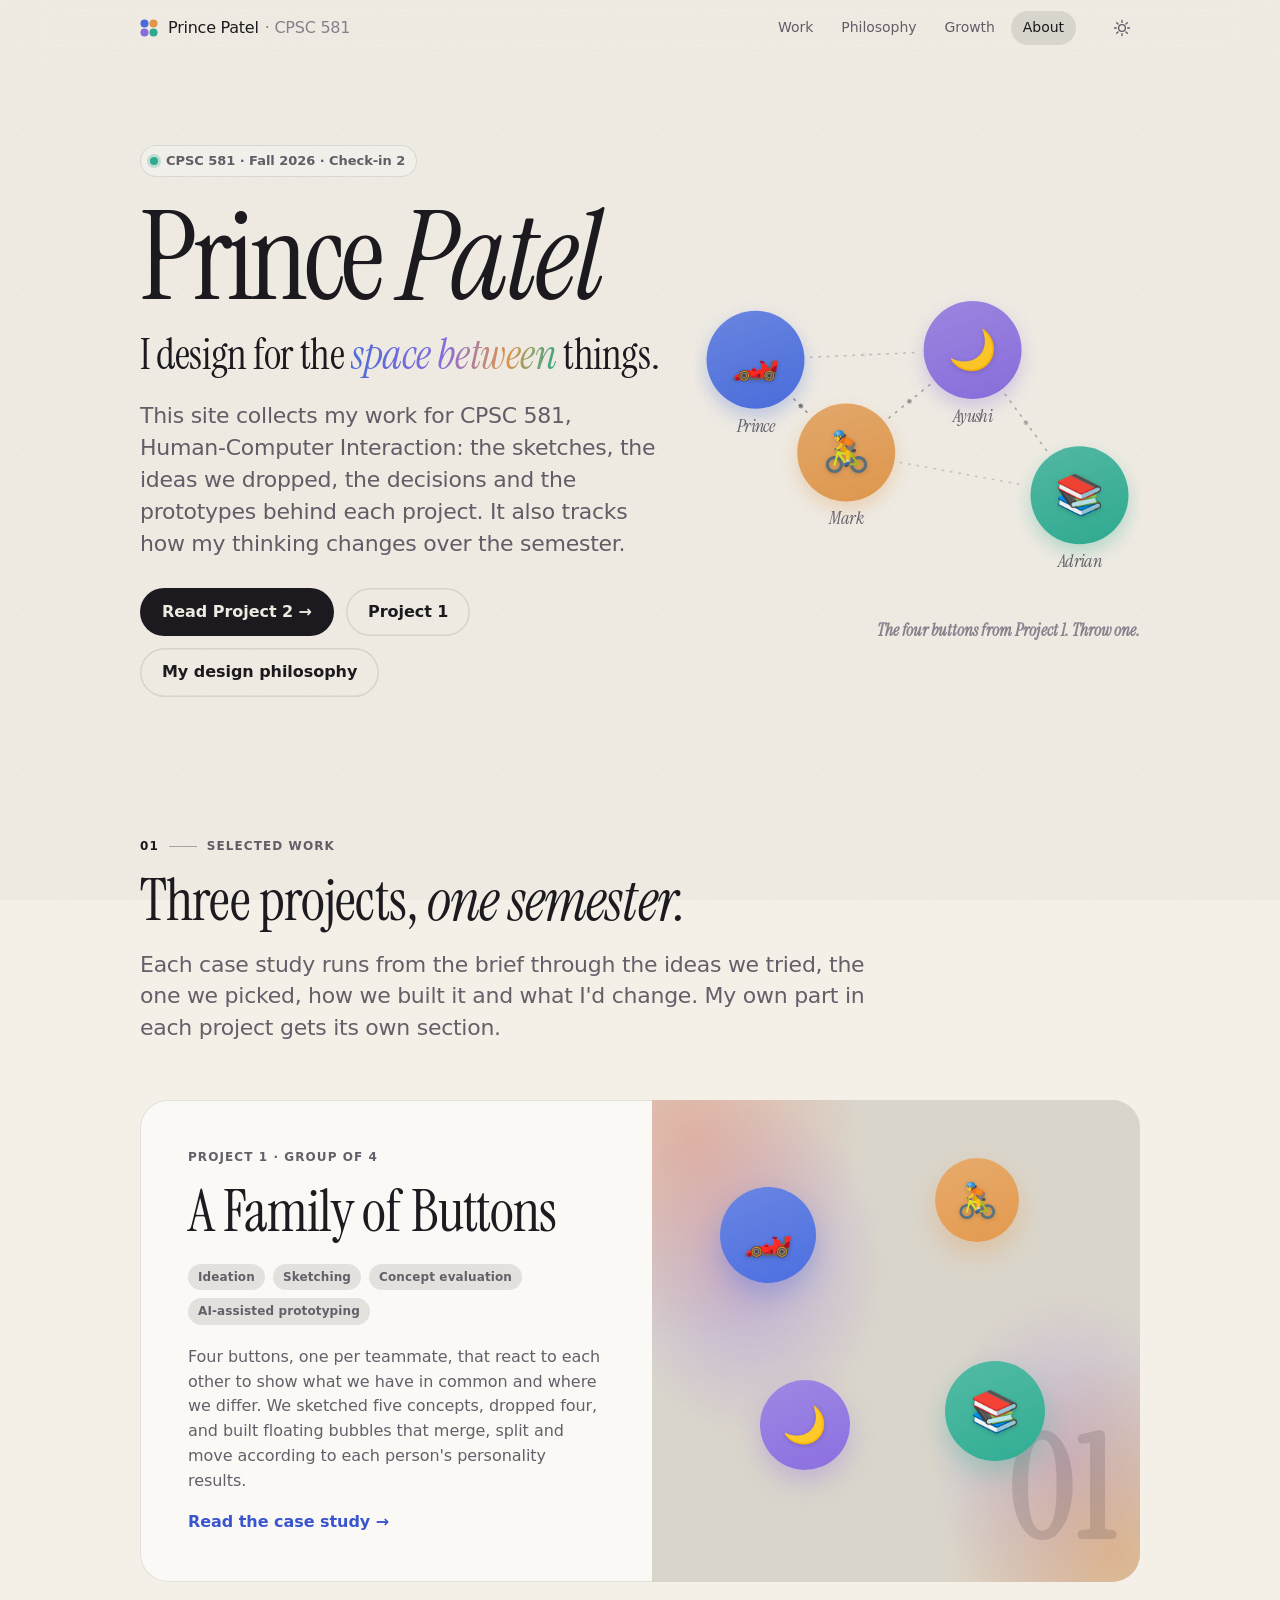
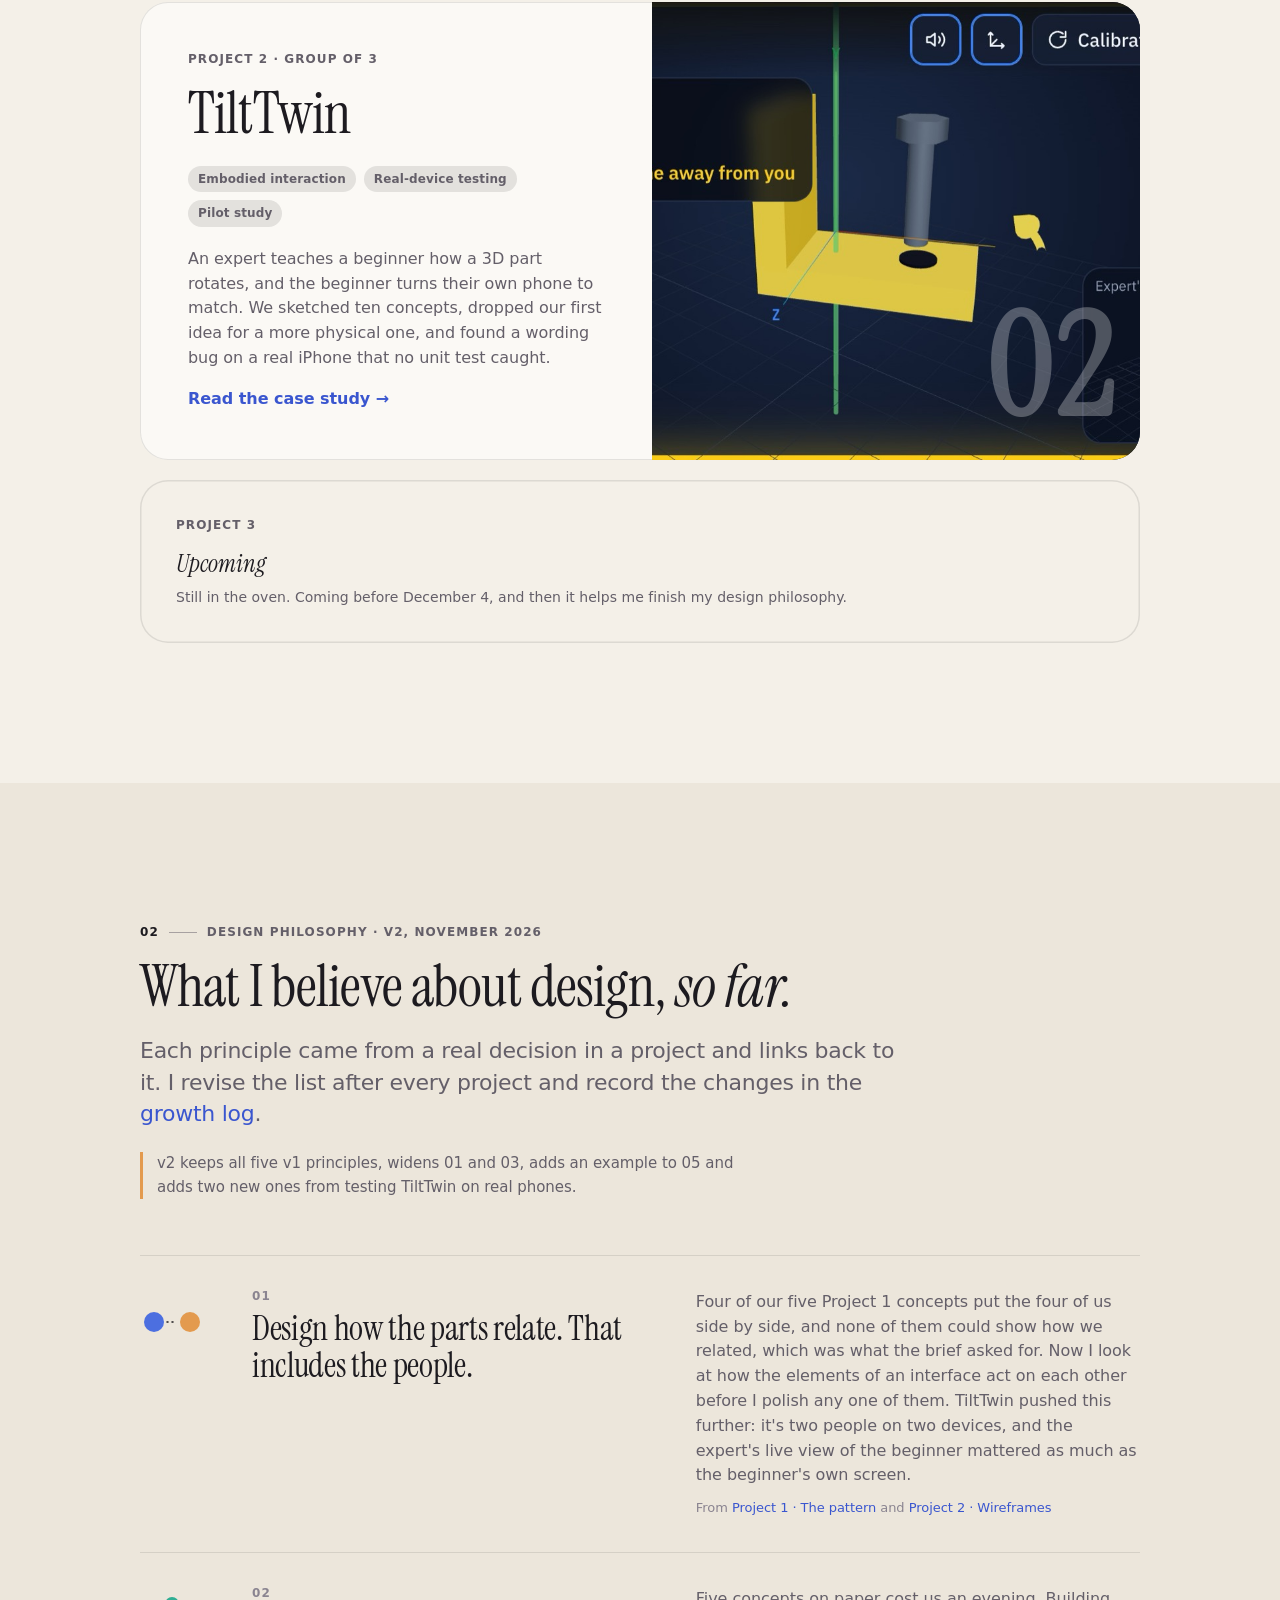
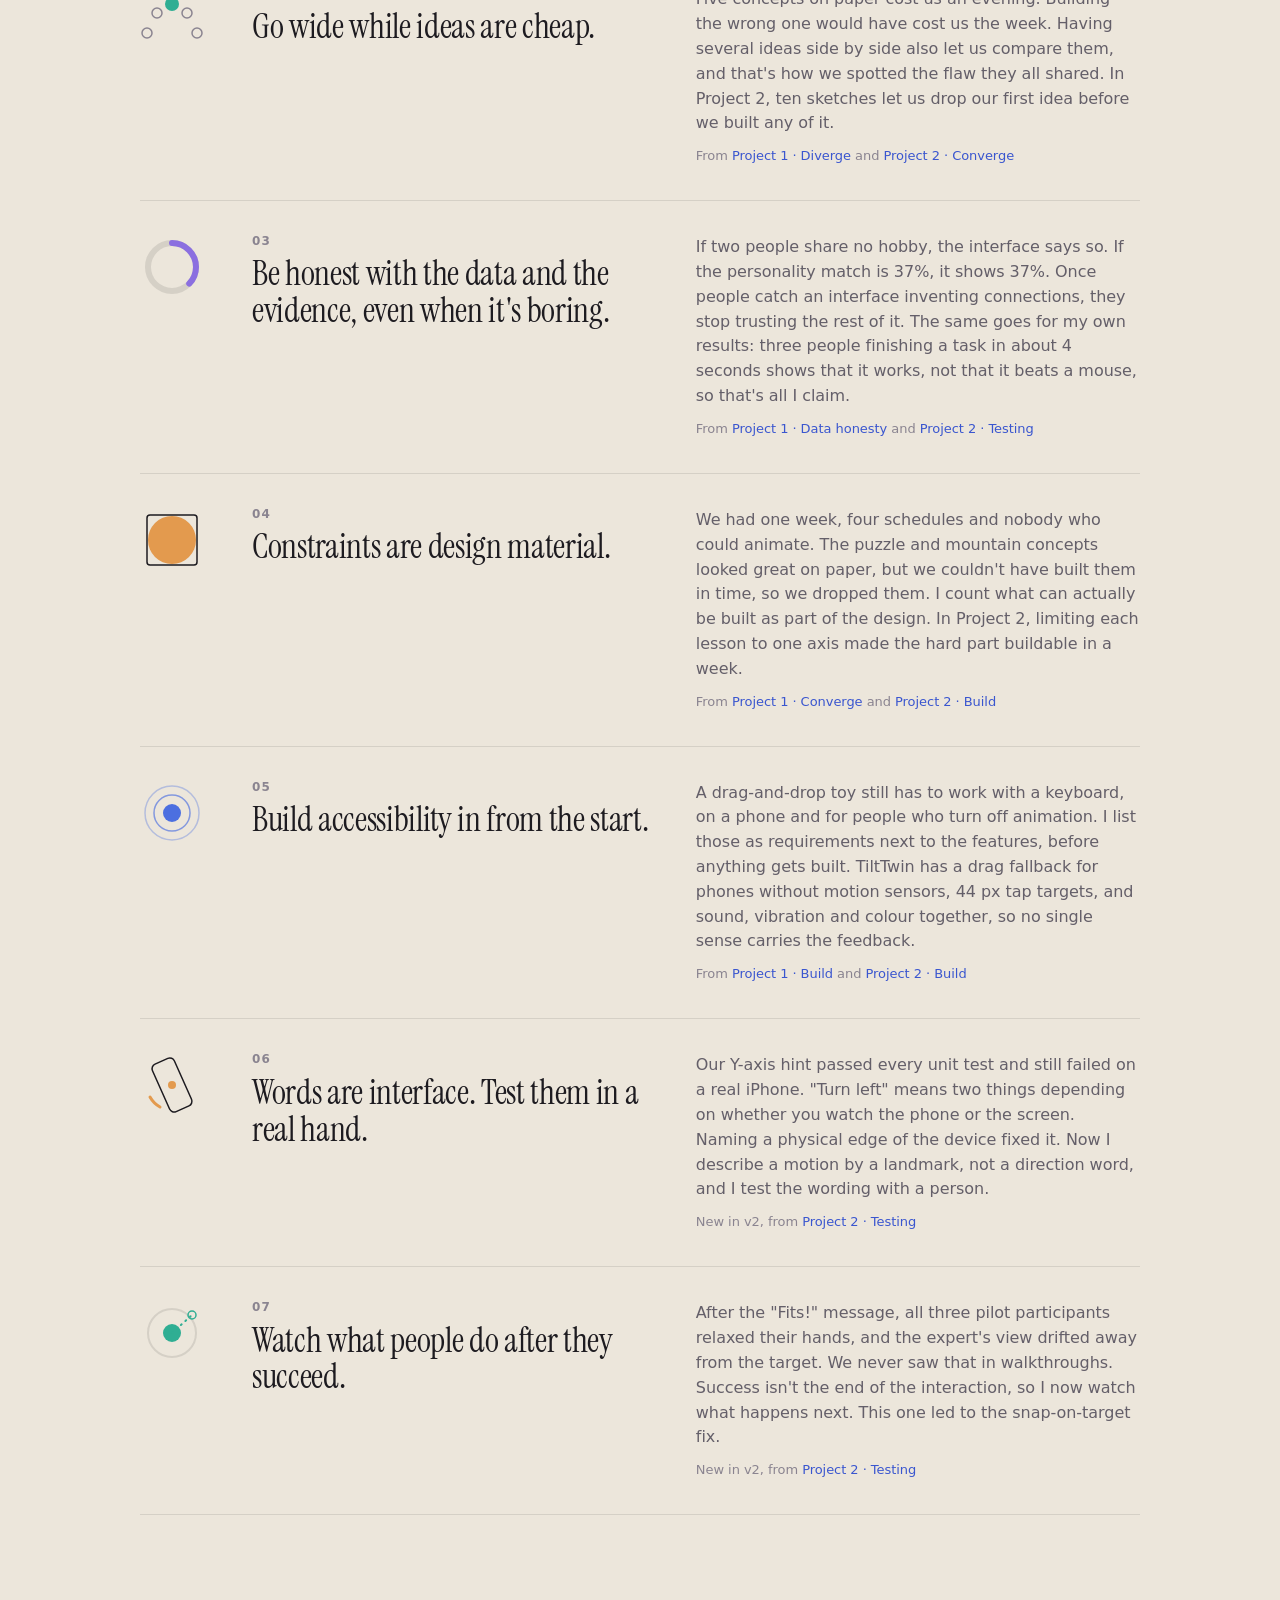
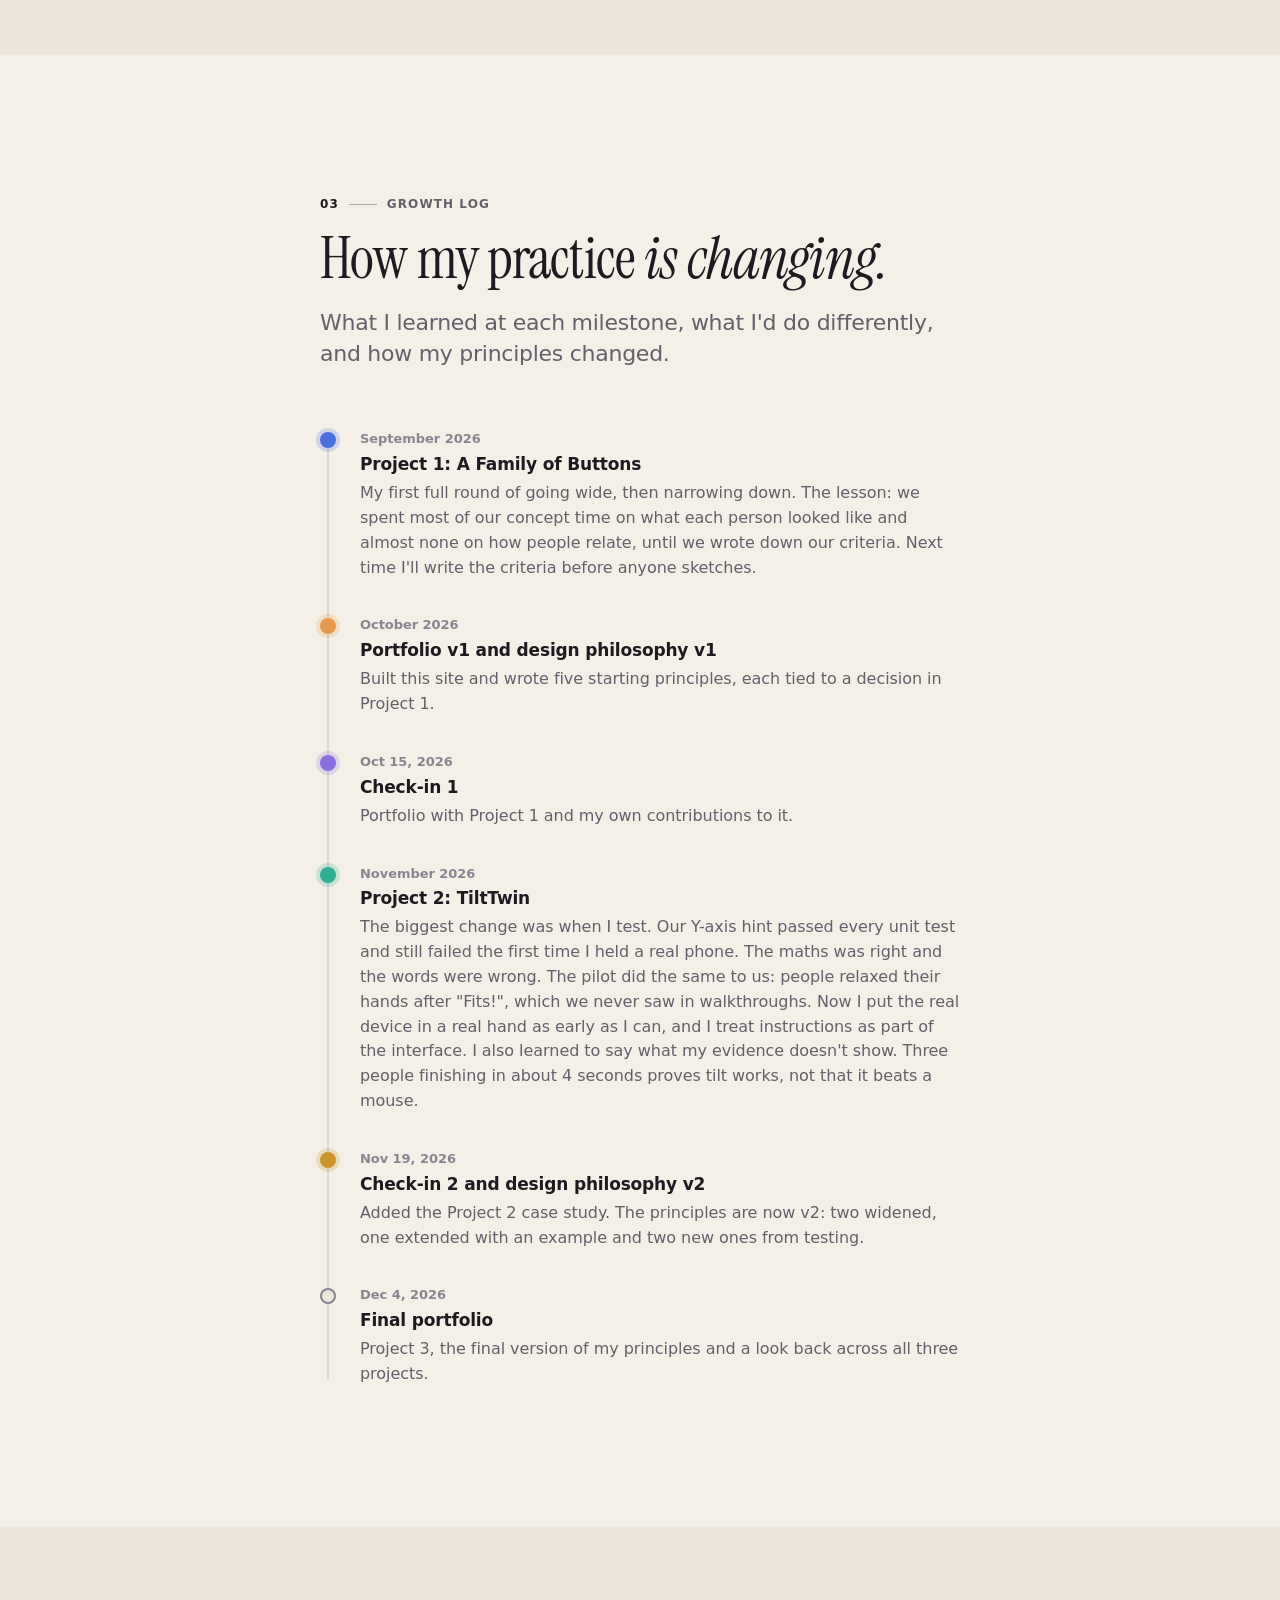
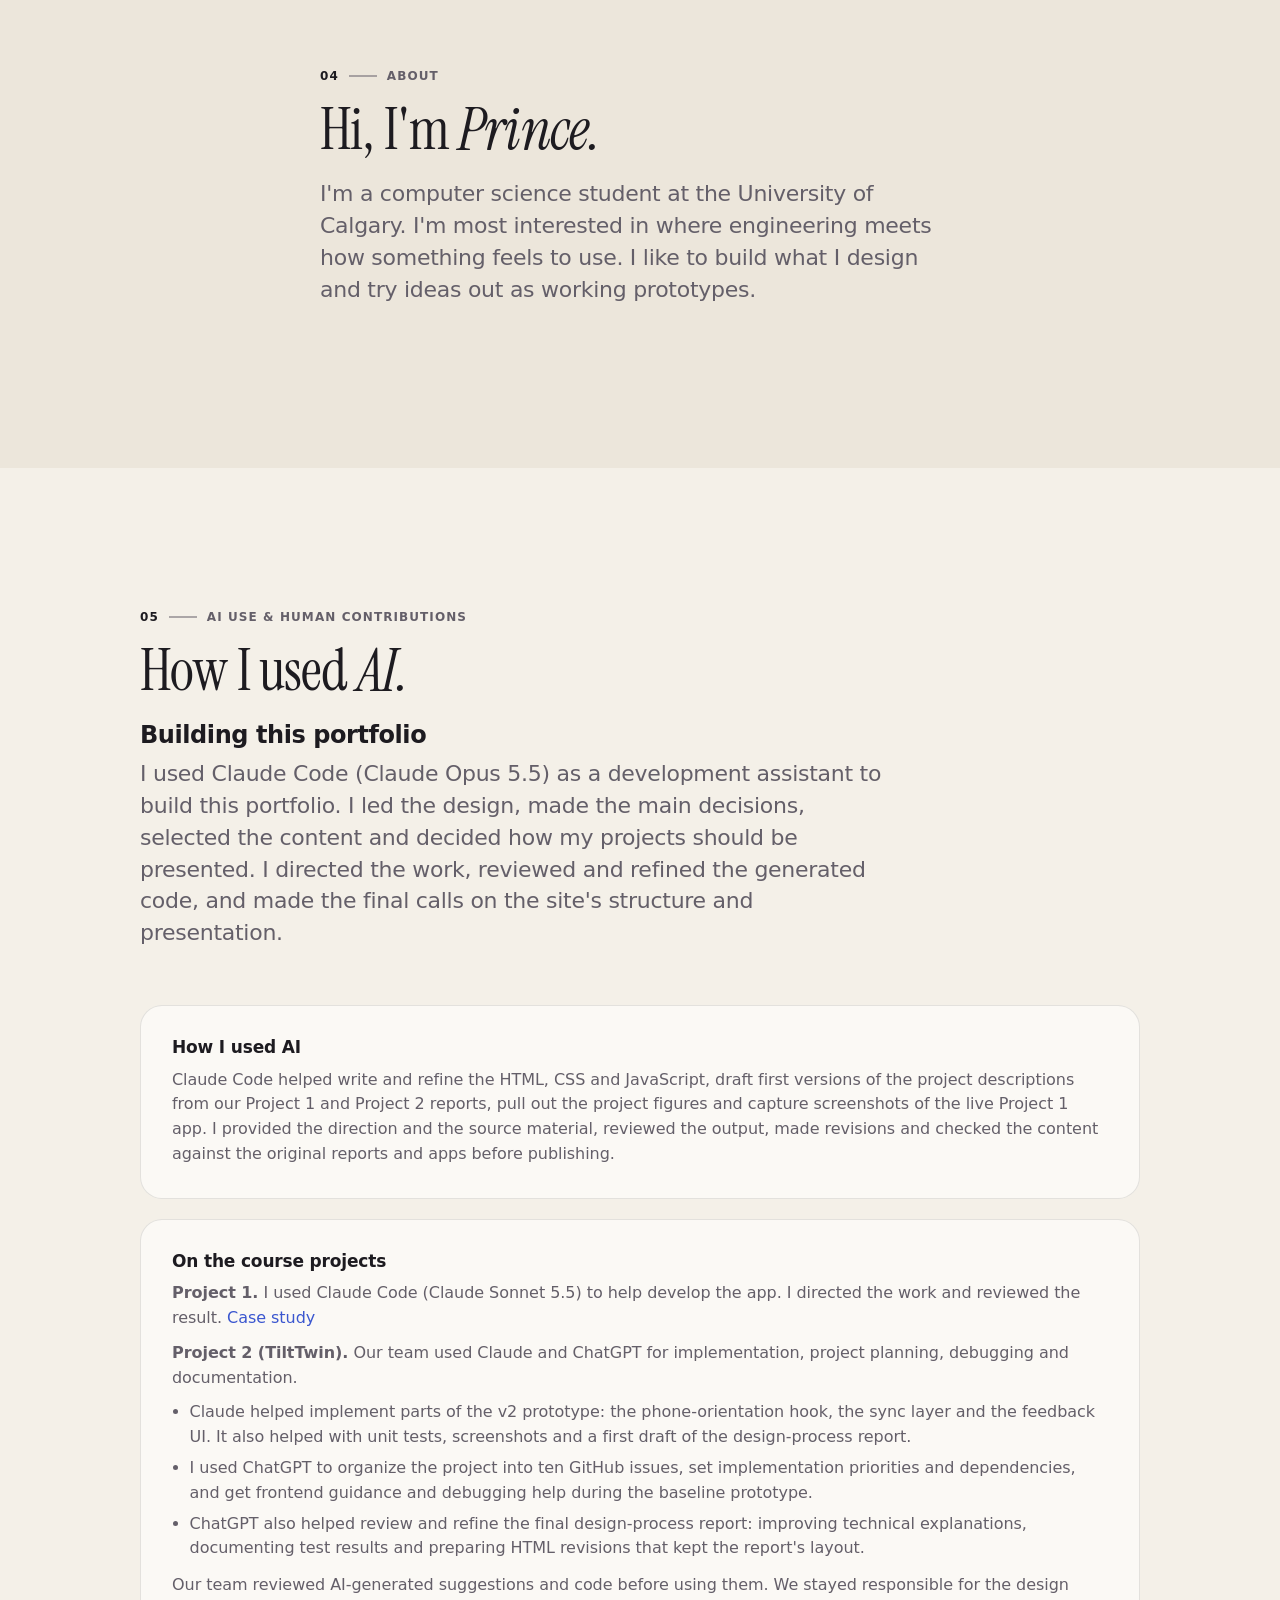
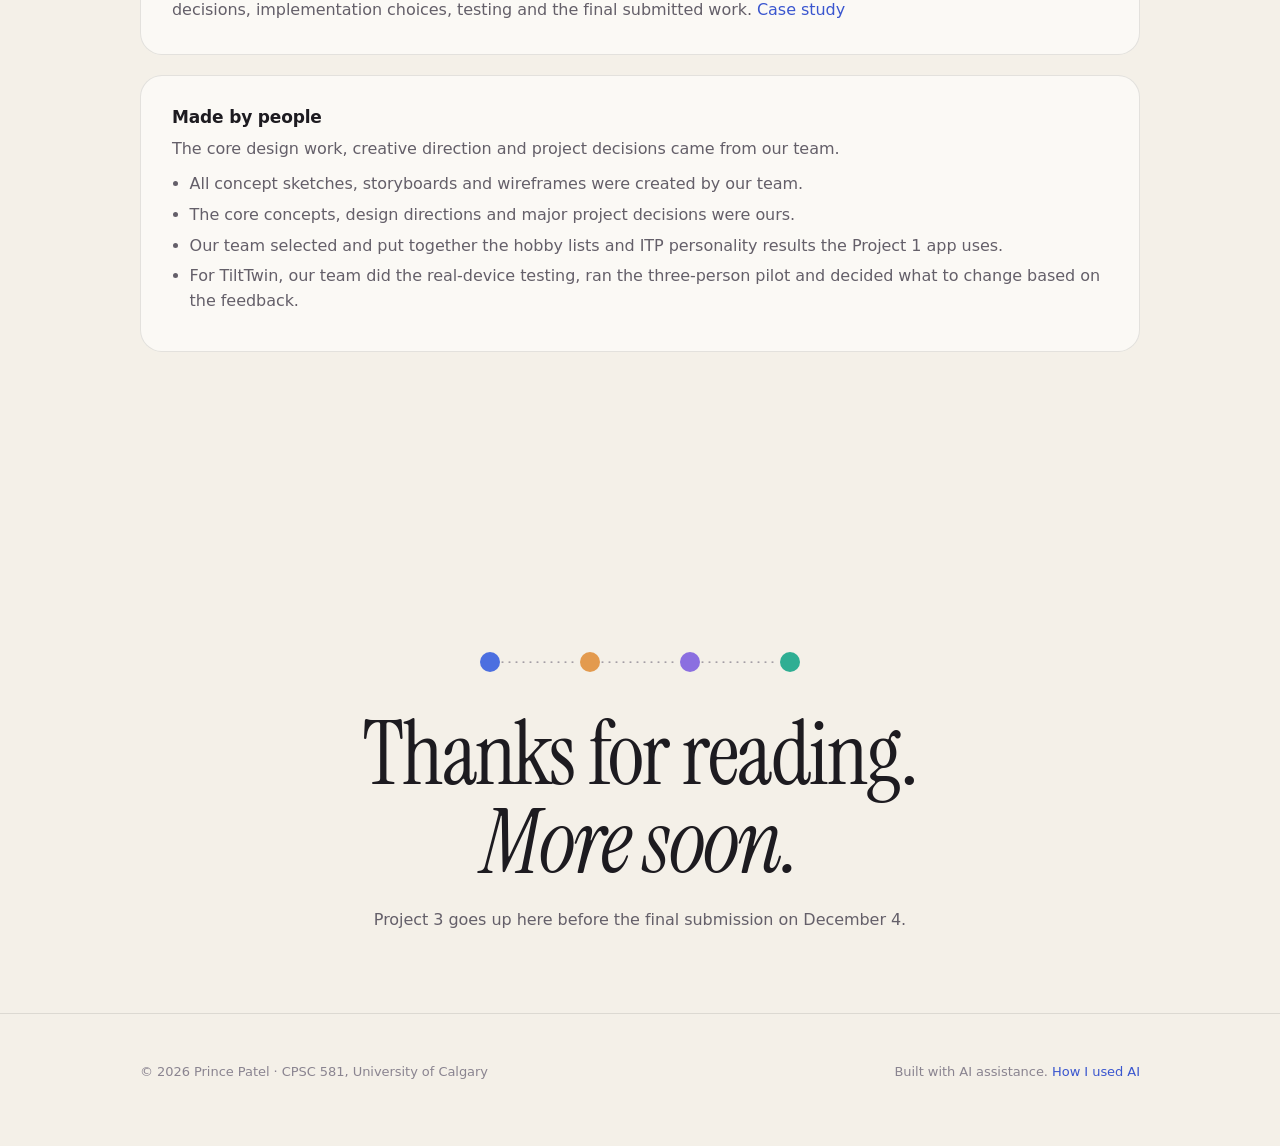
<file: index.html>
<!doctype html>
<html lang="en">
<head>
  <meta charset="utf-8">
  <meta name="viewport" content="width=device-width, initial-scale=1">
  <title>Prince Patel · HCI Portfolio</title>
  <meta name="description" content="Design portfolio for CPSC 581 Human-Computer Interaction II (Fall 2026), University of Calgary: projects, design process and personal design philosophy.">
  <meta name="theme-color" content="#f4f0e8" media="(prefers-color-scheme: light)">
  <meta name="theme-color" content="#121014" media="(prefers-color-scheme: dark)">
  <link rel="icon" href="data:image/svg+xml,<svg xmlns='http://www.w3.org/2000/svg' viewBox='0 0 100 100'><circle cx='28' cy='28' r='22' fill='%234c6fe0'/><circle cx='72' cy='28' r='22' fill='%23e39a4e'/><circle cx='28' cy='72' r='22' fill='%238b6fe0'/><circle cx='72' cy='72' r='22' fill='%232fae93'/></svg>">
  <link rel="preconnect" href="https://fonts.googleapis.com">
  <link rel="preconnect" href="https://fonts.gstatic.com" crossorigin>
  <link rel="stylesheet" href="https://fonts.googleapis.com/css2?family=Instrument+Serif:ital@0;1&family=Manrope:wght@500;600;700;800&display=swap">
  <link rel="stylesheet" href="css/style.css?v=8">
  <script>
    // Pick the theme before first paint: saved choice, else the system setting.
    (function () { var t; try { t = localStorage.getItem('theme'); } catch (e) {}
      document.documentElement.dataset.theme = t || (matchMedia('(prefers-color-scheme: dark)').matches ? 'dark' : 'light'); })();
  </script>
</head>
<body>
  <a class="skip" href="#main">Skip to content</a>

  <nav class="nav" aria-label="Primary">
    <div class="wrap">
      <a class="brand" href="index.html" aria-label="Prince Patel, home">
        <svg class="mark" viewBox="0 0 18 18" aria-hidden="true"><circle cx="4.5" cy="4.5" r="4" fill="var(--prince)"/><circle cx="13.5" cy="4.5" r="4" fill="var(--mark)"/><circle cx="4.5" cy="13.5" r="4" fill="var(--ayushi)"/><circle cx="13.5" cy="13.5" r="4" fill="var(--adrian)"/></svg>
        <span class="name">Prince Patel</span> <span>· CPSC 581</span>
      </a>
      <ul>
        <li><a href="#work">Work</a></li>
        <li><a href="#philosophy">Philosophy</a></li>
        <li><a href="#growth">Growth</a></li>
        <li><a href="#about">About</a></li>
      </ul>
      <button class="theme-toggle" type="button" aria-label="Switch theme">
        <svg class="sun" viewBox="0 0 24 24" fill="none" stroke="currentColor" stroke-width="1.8" stroke-linecap="round" aria-hidden="true"><circle cx="12" cy="12" r="4.5"/><path d="M12 2v2.5M12 19.5V22M2 12h2.5M19.5 12H22M4.9 4.9l1.8 1.8M17.3 17.3l1.8 1.8M4.9 19.1l1.8-1.8M17.3 6.7l1.8-1.8"/></svg>
        <svg class="moon" viewBox="0 0 24 24" fill="none" stroke="currentColor" stroke-width="1.8" stroke-linecap="round" stroke-linejoin="round" aria-hidden="true"><path d="M20.5 14.5A8.5 8.5 0 1 1 9.5 3.5a7 7 0 0 0 11 11z"/></svg>
      </button>
    </div>
  </nav>

  <main id="main">
    <!-- ============ HERO ============ -->
    <header class="hero">
      <div class="wrap">
        <div class="hero-copy">
        <p class="status"><i aria-hidden="true"></i>CPSC 581 · Fall 2026 · Check-in 2</p>
        <h1 class="name">Prince <em>Patel</em></h1>
        <p class="tagline">I design for the <em class="grad">space between</em> things.</p>
        <p class="lead">This site collects my work for CPSC 581, Human-Computer Interaction: the sketches, the ideas we dropped, the decisions and the prototypes behind each project. It also tracks how my thinking changes over the semester.</p>
        <div class="hero-actions">
          <a class="btn" href="project-2.html">Read Project 2 →</a>
          <a class="btn ghost" href="project-1.html">Project 1</a>
          <a class="btn ghost" href="#philosophy">My design philosophy</a>
        </div>
        </div>

        <div class="playground constellation" id="hero-pg" data-playground data-mode="personality" aria-label="Interactive demo: the four member bubbles from Project 1. Threads appear between bubbles that drift close.">
          <span class="hint">The four buttons from Project 1. Throw one.</span>
        </div>
      </div>
    </header>

    <!-- ============ WORK ============ -->
    <section id="work">
      <div class="wrap">
        <div class="section-head reveal">
          <p class="eyebrow"><span class="idx">01</span><span class="rule"></span>Selected work</p>
          <h2>Three projects, <em>one semester.</em></h2>
          <p class="lead">Each case study runs from the brief through the ideas we tried, the one we picked, how we built it and what I'd change. My own part in each project gets its own section.</p>
        </div>

        <div class="grid">
          <a class="card project p1 reveal" href="project-1.html">
            <div class="info">
              <p class="eyebrow">Project 1 · Group of 4</p>
              <h3 class="h2">A Family of Buttons</h3>
              <div class="meta">
                <span class="chip">Ideation</span><span class="chip">Sketching</span><span class="chip">Concept evaluation</span><span class="chip">AI-assisted prototyping</span>
              </div>
              <p class="muted">Four buttons, one per teammate, that react to each other to show what we have in common and where we differ. We sketched five concepts, dropped four, and built floating bubbles that merge, split and move according to each person's personality results.</p>
              <span class="go">Read the case study →</span>
            </div>
            <div class="art" aria-hidden="true">
              <span class="num">01</span>
              <span class="float" style="--c:var(--prince);width:96px;height:96px;font-size:40px;left:14%;top:18%;--dx:14px;--dy:10px"><span>🏎️</span></span>
              <span class="float" style="--c:var(--mark);width:84px;height:84px;font-size:34px;left:58%;top:12%;--dx:-16px;--dy:14px;animation-duration:6s"><span>🚴</span></span>
              <span class="float" style="--c:var(--ayushi);width:90px;height:90px;font-size:36px;left:22%;top:58%;--dx:12px;--dy:-12px;animation-duration:11s"><span>🌙</span></span>
              <span class="float" style="--c:var(--adrian);width:100px;height:100px;font-size:40px;left:60%;top:54%;--dx:-10px;--dy:-16px;animation-duration:8s"><span>📚</span></span>
            </div>
          </a>

          <a class="card project p2 reveal" href="project-2.html">
            <div class="info">
              <p class="eyebrow">Project 2 · Group of 3</p>
              <h3 class="h2">TiltTwin</h3>
              <div class="meta">
                <span class="chip">Embodied interaction</span><span class="chip">Real-device testing</span><span class="chip">Pilot study</span>
              </div>
              <p class="muted">An expert teaches a beginner how a 3D part rotates, and the beginner turns their own phone to match. We sketched ten concepts, dropped our first idea for a more physical one, and found a wording bug on a real iPhone that no unit test caught.</p>
              <span class="go">Read the case study →</span>
            </div>
            <div class="art" aria-hidden="true">
              <img src="assets/p2/v2-beginner-turning.jpg" alt="" loading="lazy">
              <span class="num">02</span>
            </div>
          </a>

          <div class="card project soon reveal">
            <div class="info">
              <p class="eyebrow">Project 3</p>
              <h3 class="h3"><span class="ital">Upcoming</span></h3>
              <p class="muted small" style="margin:0">Still in the oven. Coming before December 4, and then it helps me finish my design philosophy.</p>
            </div>
          </div>
          </div>
        </div>
      </div>
    </section>

    <!-- ============ PHILOSOPHY ============ -->
    <section id="philosophy" class="alt">
      <div class="wrap">
        <div class="section-head reveal">
          <p class="eyebrow"><span class="idx">02</span><span class="rule"></span>Design philosophy · v2, November 2026</p>
          <h2>What I believe about design, <em>so far.</em></h2>
          <p class="lead">Each principle came from a real decision in a project and links back to it. I revise the list after every project and record the changes in the <a href="#growth">growth log</a>.</p>
          <p class="version-note">v2 keeps all five v1 principles, widens 01 and 03, adds an example to 05 and adds two new ones from testing TiltTwin on real phones.</p>
        </div>

        <ol class="principles">
          <li class="reveal">
            <svg class="glyph" viewBox="0 0 64 64" aria-hidden="true">
              <circle cx="14" cy="32" r="10" fill="var(--prince)"/><circle cx="50" cy="32" r="10" fill="var(--mark)"/>
              <line x1="27" y1="32" x2="37" y2="32" stroke="var(--text)" stroke-width="1.5" stroke-dasharray="1 4" stroke-linecap="round"/>
            </svg>
            <h3><span class="n">01</span>Design how the parts relate. That includes the people.</h3>
            <div>
              <p>Four of our five Project 1 concepts put the four of us side by side, and none of them could show how we related, which was what the brief asked for. Now I look at how the elements of an interface act on each other before I polish any one of them. TiltTwin pushed this further: it's two people on two devices, and the expert's live view of the beginner mattered as much as the beginner's own screen.</p>
              <p class="from">From <a href="project-1.html#pattern">Project 1 · The pattern</a> and <a href="project-2.html#specify">Project 2 · Wireframes</a></p>
            </div>
          </li>
          <li class="reveal">
            <svg class="glyph" viewBox="0 0 64 64" aria-hidden="true">
              <g fill="none" stroke="var(--text-3)" stroke-width="1.5"><circle cx="7" cy="46" r="5"/><circle cx="17" cy="26" r="5"/><circle cx="47" cy="26" r="5"/><circle cx="57" cy="46" r="5"/></g>
              <circle cx="32" cy="17" r="7" fill="var(--adrian)"/>
            </svg>
            <h3><span class="n">02</span>Go wide while ideas are cheap.</h3>
            <div>
              <p>Five concepts on paper cost us an evening. Building the wrong one would have cost us the week. Having several ideas side by side also let us compare them, and that's how we spotted the flaw they all shared. In Project 2, ten sketches let us drop our first idea before we built any of it.</p>
              <p class="from">From <a href="project-1.html#diverge">Project 1 · Diverge</a> and <a href="project-2.html#converge">Project 2 · Converge</a></p>
            </div>
          </li>
          <li class="reveal">
            <svg class="glyph" viewBox="0 0 64 64" aria-hidden="true">
              <circle cx="32" cy="32" r="24" fill="none" stroke="var(--line)" stroke-width="6"/>
              <circle cx="32" cy="32" r="24" fill="none" stroke="var(--ayushi)" stroke-width="6" stroke-linecap="round" stroke-dasharray="55.8 150.8" transform="rotate(-90 32 32)"/>
            </svg>
            <h3><span class="n">03</span>Be honest with the data and the evidence, even when it's boring.</h3>
            <div>
              <p>If two people share no hobby, the interface says so. If the personality match is 37%, it shows 37%. Once people catch an interface inventing connections, they stop trusting the rest of it. The same goes for my own results: three people finishing a task in about 4 seconds shows that it works, not that it beats a mouse, so that's all I claim.</p>
              <p class="from">From <a href="project-1.html#honesty">Project 1 · Data honesty</a> and <a href="project-2.html#testing">Project 2 · Testing</a></p>
            </div>
          </li>
          <li class="reveal">
            <svg class="glyph" viewBox="0 0 64 64" aria-hidden="true">
              <rect x="7" y="7" width="50" height="50" rx="3" fill="none" stroke="var(--text)" stroke-width="1.5"/>
              <circle cx="32" cy="32" r="24" fill="var(--mark)"/>
            </svg>
            <h3><span class="n">04</span>Constraints are design material.</h3>
            <div>
              <p>We had one week, four schedules and nobody who could animate. The puzzle and mountain concepts looked great on paper, but we couldn't have built them in time, so we dropped them. I count what can actually be built as part of the design. In Project 2, limiting each lesson to one axis made the hard part buildable in a week.</p>
              <p class="from">From <a href="project-1.html#converge">Project 1 · Converge</a> and <a href="project-2.html#build">Project 2 · Build</a></p>
            </div>
          </li>
          <li class="reveal">
            <svg class="glyph" viewBox="0 0 64 64" aria-hidden="true">
              <circle cx="32" cy="32" r="27" fill="none" stroke="var(--prince)" stroke-width="1.5" opacity=".35"/>
              <circle cx="32" cy="32" r="18" fill="none" stroke="var(--prince)" stroke-width="1.5" opacity=".65"/>
              <circle cx="32" cy="32" r="9" fill="var(--prince)"/>
            </svg>
            <h3><span class="n">05</span>Build accessibility in from the start.</h3>
            <div>
              <p>A drag-and-drop toy still has to work with a keyboard, on a phone and for people who turn off animation. I list those as requirements next to the features, before anything gets built. TiltTwin has a drag fallback for phones without motion sensors, 44 px tap targets, and sound, vibration and colour together, so no single sense carries the feedback.</p>
              <p class="from">From <a href="project-1.html#build">Project 1 · Build</a> and <a href="project-2.html#build">Project 2 · Build</a></p>
            </div>
          </li>
          <li class="reveal">
            <svg class="glyph" viewBox="0 0 64 64" aria-hidden="true">
              <rect x="20" y="6" width="24" height="52" rx="5" fill="none" stroke="var(--text)" stroke-width="1.5" transform="rotate(-24 32 32)"/>
              <path d="M10 44a26 26 0 0 0 10 10" fill="none" stroke="var(--mark)" stroke-width="3" stroke-linecap="round"/>
              <circle cx="32" cy="32" r="4" fill="var(--mark)"/>
            </svg>
            <h3><span class="n">06</span>Words are interface. Test them in a real hand.</h3>
            <div>
              <p>Our Y-axis hint passed every unit test and still failed on a real iPhone. "Turn left" means two things depending on whether you watch the phone or the screen. Naming a physical edge of the device fixed it. Now I describe a motion by a landmark, not a direction word, and I test the wording with a person.</p>
              <p class="from">New in v2, from <a href="project-2.html#testing">Project 2 · Testing</a></p>
            </div>
          </li>
          <li class="reveal">
            <svg class="glyph" viewBox="0 0 64 64" aria-hidden="true">
              <circle cx="32" cy="32" r="24" fill="none" stroke="var(--line)" stroke-width="2"/>
              <circle cx="32" cy="32" r="9" fill="var(--adrian)"/>
              <path d="M32 32L52 14" stroke="var(--adrian)" stroke-width="2" stroke-dasharray="1 5" stroke-linecap="round"/>
              <circle cx="52" cy="14" r="4" fill="none" stroke="var(--adrian)" stroke-width="1.5"/>
            </svg>
            <h3><span class="n">07</span>Watch what people do after they succeed.</h3>
            <div>
              <p>After the "Fits!" message, all three pilot participants relaxed their hands, and the expert's view drifted away from the target. We never saw that in walkthroughs. Success isn't the end of the interaction, so I now watch what happens next. This one led to the snap-on-target fix.</p>
              <p class="from">New in v2, from <a href="project-2.html#testing">Project 2 · Testing</a></p>
            </div>
          </li>
        </ol>
      </div>
    </section>

    <!-- ============ GROWTH ============ -->
    <section id="growth">
      <div class="wrap narrow">
        <div class="section-head reveal">
          <p class="eyebrow"><span class="idx">03</span><span class="rule"></span>Growth log</p>
          <h2>How my practice <em>is changing.</em></h2>
          <p class="lead">What I learned at each milestone, what I'd do differently, and how my principles changed.</p>
        </div>

        <ol class="timeline reveal">
          <li class="done">
            <time datetime="2026-09">September 2026</time>
            <h4>Project 1: A Family of Buttons</h4>
            <p>My first full round of going wide, then narrowing down. The lesson: we spent most of our concept time on what each person looked like and almost none on how people relate, until we wrote down our criteria. Next time I'll write the criteria before anyone sketches.</p>
          </li>
          <li class="done">
            <time datetime="2026-10">October 2026</time>
            <h4>Portfolio v1 and design philosophy v1</h4>
            <p>Built this site and wrote five starting principles, each tied to a decision in Project 1.</p>
          </li>
          <li class="done">
            <time datetime="2026-10-15">Oct 15, 2026</time>
            <h4>Check-in 1</h4>
            <p>Portfolio with Project 1 and my own contributions to it.</p>
          </li>
          <li class="done">
            <time datetime="2026-11">November 2026</time>
            <h4>Project 2: TiltTwin</h4>
            <p>The biggest change was when I test. Our Y-axis hint passed every unit test and still failed the first time I held a real phone. The maths was right and the words were wrong. The pilot did the same to us: people relaxed their hands after "Fits!", which we never saw in walkthroughs. Now I put the real device in a real hand as early as I can, and I treat instructions as part of the interface. I also learned to say what my evidence doesn't show. Three people finishing in about 4 seconds proves tilt works, not that it beats a mouse.</p>
          </li>
          <li class="done">
            <time datetime="2026-11-19">Nov 19, 2026</time>
            <h4>Check-in 2 and design philosophy v2</h4>
            <p>Added the Project 2 case study. The principles are now v2: two widened, one extended with an example and two new ones from testing.</p>
          </li>
          <li>
            <time datetime="2026-12-04">Dec 4, 2026</time>
            <h4>Final portfolio</h4>
            <p>Project 3, the final version of my principles and a look back across all three projects.</p>
          </li>
        </ol>
      </div>
    </section>

    <!-- ============ ABOUT ============ -->
    <section id="about" class="alt">
      <div class="wrap narrow reveal">
        <p class="eyebrow"><span class="idx">04</span><span class="rule"></span>About</p>
        <h2>Hi, I'm <em>Prince.</em></h2>
        <p class="lead">I'm a computer science student at the University of Calgary. I'm most interested in where engineering meets how something feels to use. I like to build what I design and try ideas out as working prototypes.</p>
      </div>
    </section>

    <!-- ============ AI USE ============ -->
    <section id="ai">
      <div class="wrap">
        <div class="section-head reveal">
          <p class="eyebrow"><span class="idx">05</span><span class="rule"></span>AI use &amp; human contributions</p>
          <h2>How I used <em>AI.</em></h2>
          <h3 class="h4" style="margin-top:20px">Building this portfolio</h3>
          <p class="lead">I used Claude Code (Claude Opus 5.5) as a development assistant to build this portfolio. I led the design, made the main decisions, selected the content and decided how my projects should be presented. I directed the work, reviewed and refined the generated code, and made the final calls on the site's structure and presentation.</p>
        </div>
        <div class="ai-use reveal">
          <div class="card span">
            <h3>How I used AI</h3>
            <p class="muted">Claude Code helped write and refine the HTML, CSS and JavaScript, draft first versions of the project descriptions from our Project 1 and Project 2 reports, pull out the project figures and capture screenshots of the live Project 1 app. I provided the direction and the source material, reviewed the output, made revisions and checked the content against the original reports and apps before publishing.</p>
          </div>
          <div class="card span">
            <h3>On the course projects</h3>
            <p class="muted"><strong>Project 1.</strong> I used Claude Code (Claude Sonnet 5.5) to help develop the app. I directed the work and reviewed the result. <a href="project-1.html#build">Case study</a></p>
            <p class="muted"><strong>Project 2 (TiltTwin).</strong> Our team used Claude and ChatGPT for implementation, project planning, debugging and documentation.</p>
            <ul>
              <li>Claude helped implement parts of the v2 prototype: the phone-orientation hook, the sync layer and the feedback UI. It also helped with unit tests, screenshots and a first draft of the design-process report.</li>
              <li>I used ChatGPT to organize the project into ten GitHub issues, set implementation priorities and dependencies, and get frontend guidance and debugging help during the baseline prototype.</li>
              <li>ChatGPT also helped review and refine the final design-process report: improving technical explanations, documenting test results and preparing HTML revisions that kept the report's layout.</li>
            </ul>
            <p class="muted">Our team reviewed AI-generated suggestions and code before using them. We stayed responsible for the design decisions, implementation choices, testing and the final submitted work. <a href="project-2.html#contribution">Case study</a></p>
          </div>
          <div class="card span">
            <h3>Made by people</h3>
            <p class="muted">The core design work, creative direction and project decisions came from our team.</p>
            <ul>
              <li>All concept sketches, storyboards and wireframes were created by our team.</li>
              <li>The core concepts, design directions and major project decisions were ours.</li>
              <li>Our team selected and put together the hobby lists and ITP personality results the Project 1 app uses.</li>
              <li>For TiltTwin, our team did the real-device testing, ran the three-person pilot and decided what to change based on the feedback.</li>
            </ul>
          </div>
        </div>
      </div>
    </section>

    <div class="signoff reveal">
      <div class="wrap">
        <svg class="threads" viewBox="0 0 320 40" aria-hidden="true">
          <g stroke="var(--text-3)" stroke-width="1.25" stroke-dasharray="1 6" stroke-linecap="round"><line x1="22" y1="20" x2="98" y2="20"/><line x1="122" y1="20" x2="198" y2="20"/><line x1="222" y1="20" x2="298" y2="20"/></g>
          <circle cx="10" cy="20" r="10" fill="var(--prince)"/><circle cx="110" cy="20" r="10" fill="var(--mark)"/><circle cx="210" cy="20" r="10" fill="var(--ayushi)"/><circle cx="310" cy="20" r="10" fill="var(--adrian)"/>
        </svg>
        <p class="big">Thanks for reading. <em>More soon.</em></p>
        <p class="muted">Project 3 goes up here before the final submission on December 4.</p>
      </div>
    </div>
  </main>

  <footer>
    <div class="wrap">
      <span>© 2026 Prince Patel · CPSC 581, University of Calgary</span>
      <span>Built with AI assistance. <a href="#ai">How I used AI</a></span>
    </div>
  </footer>

  <script src="js/site.js?v=8"></script>
  <script src="js/bubbles.js?v=8"></script>
</body>
</html>
</file>
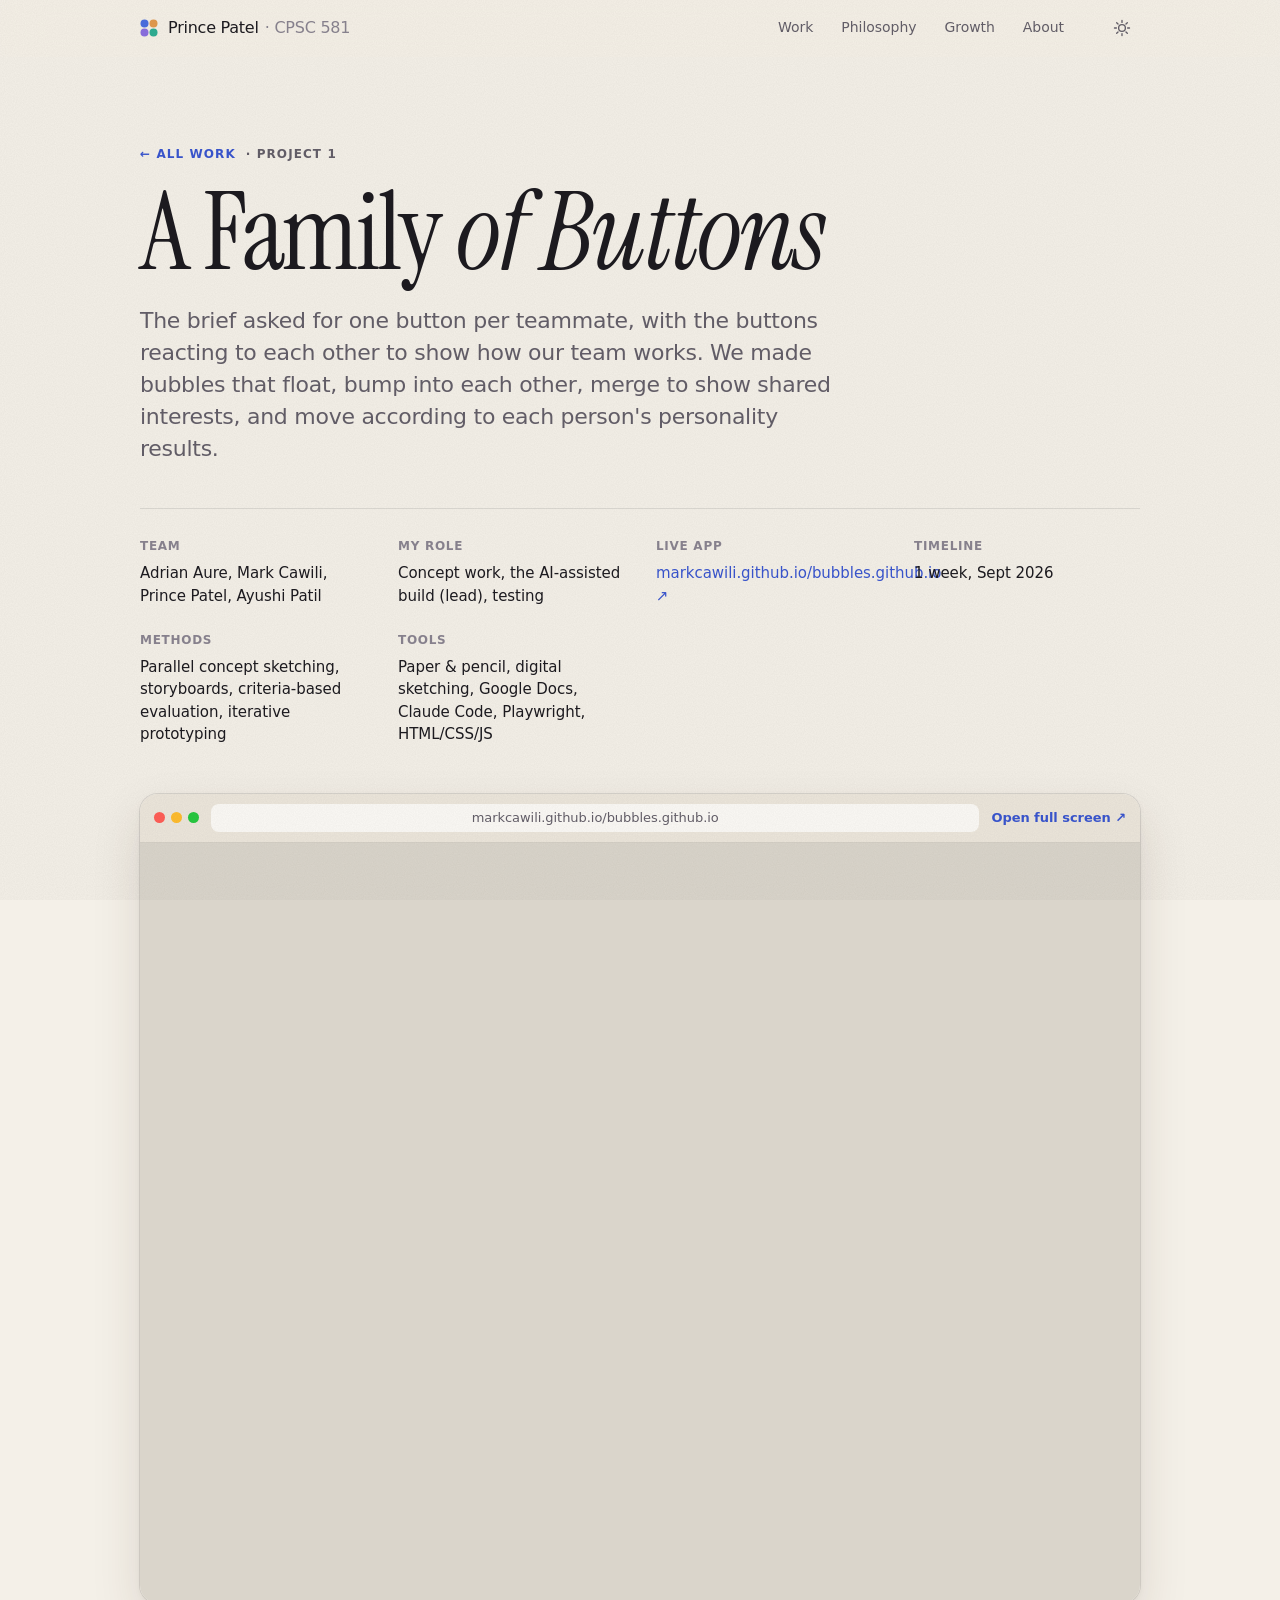
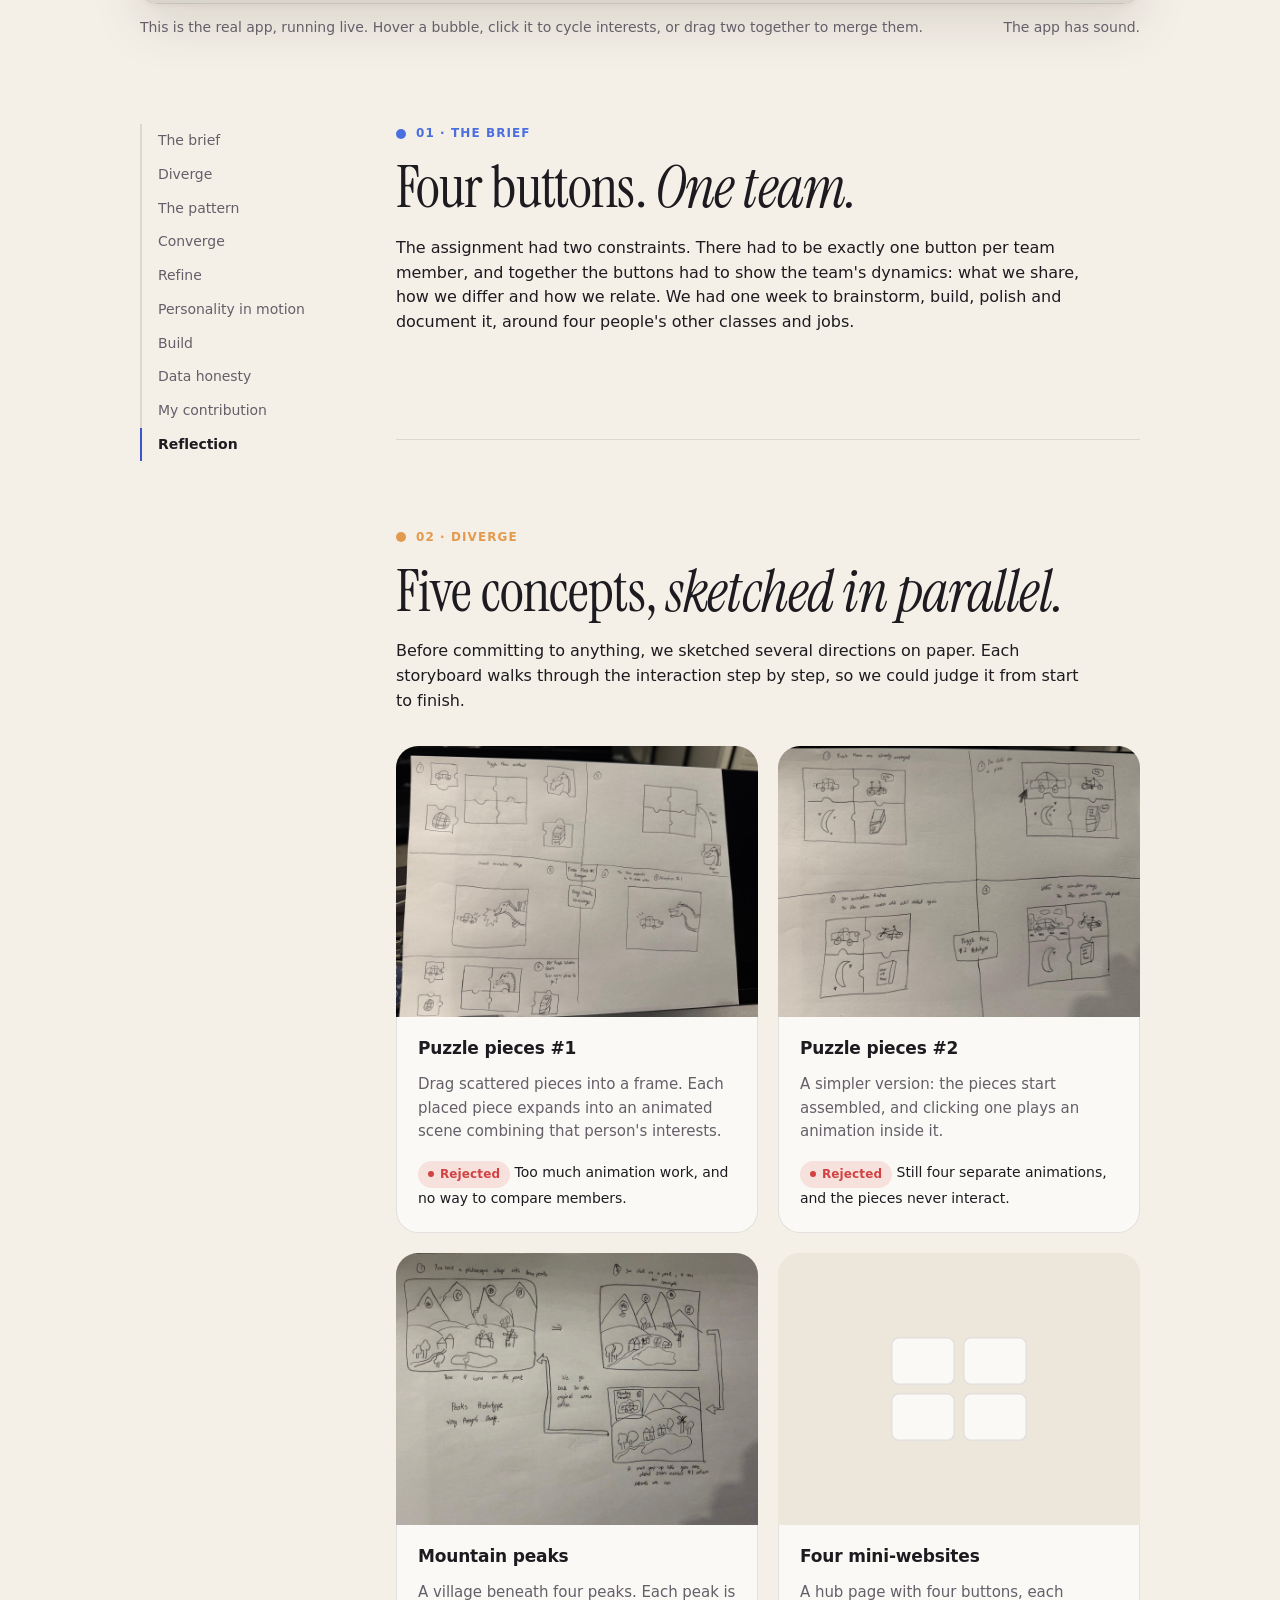
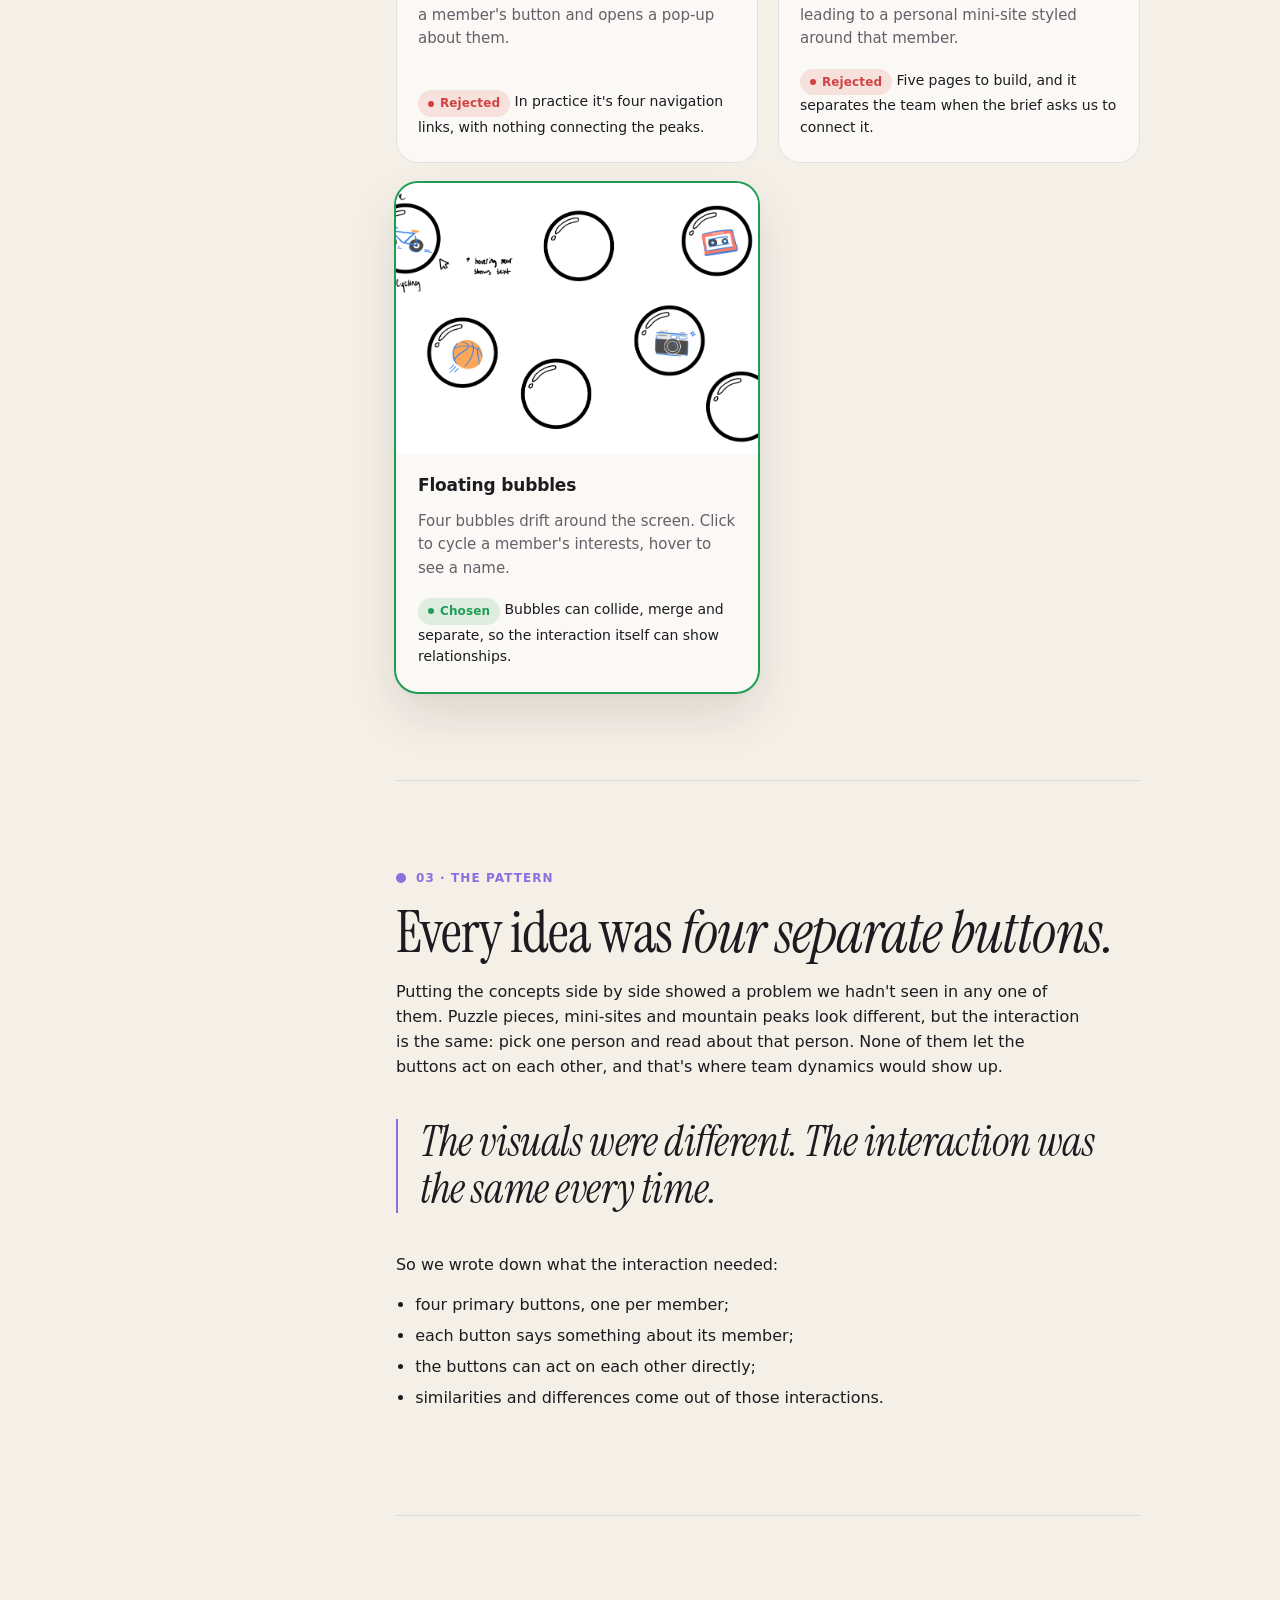
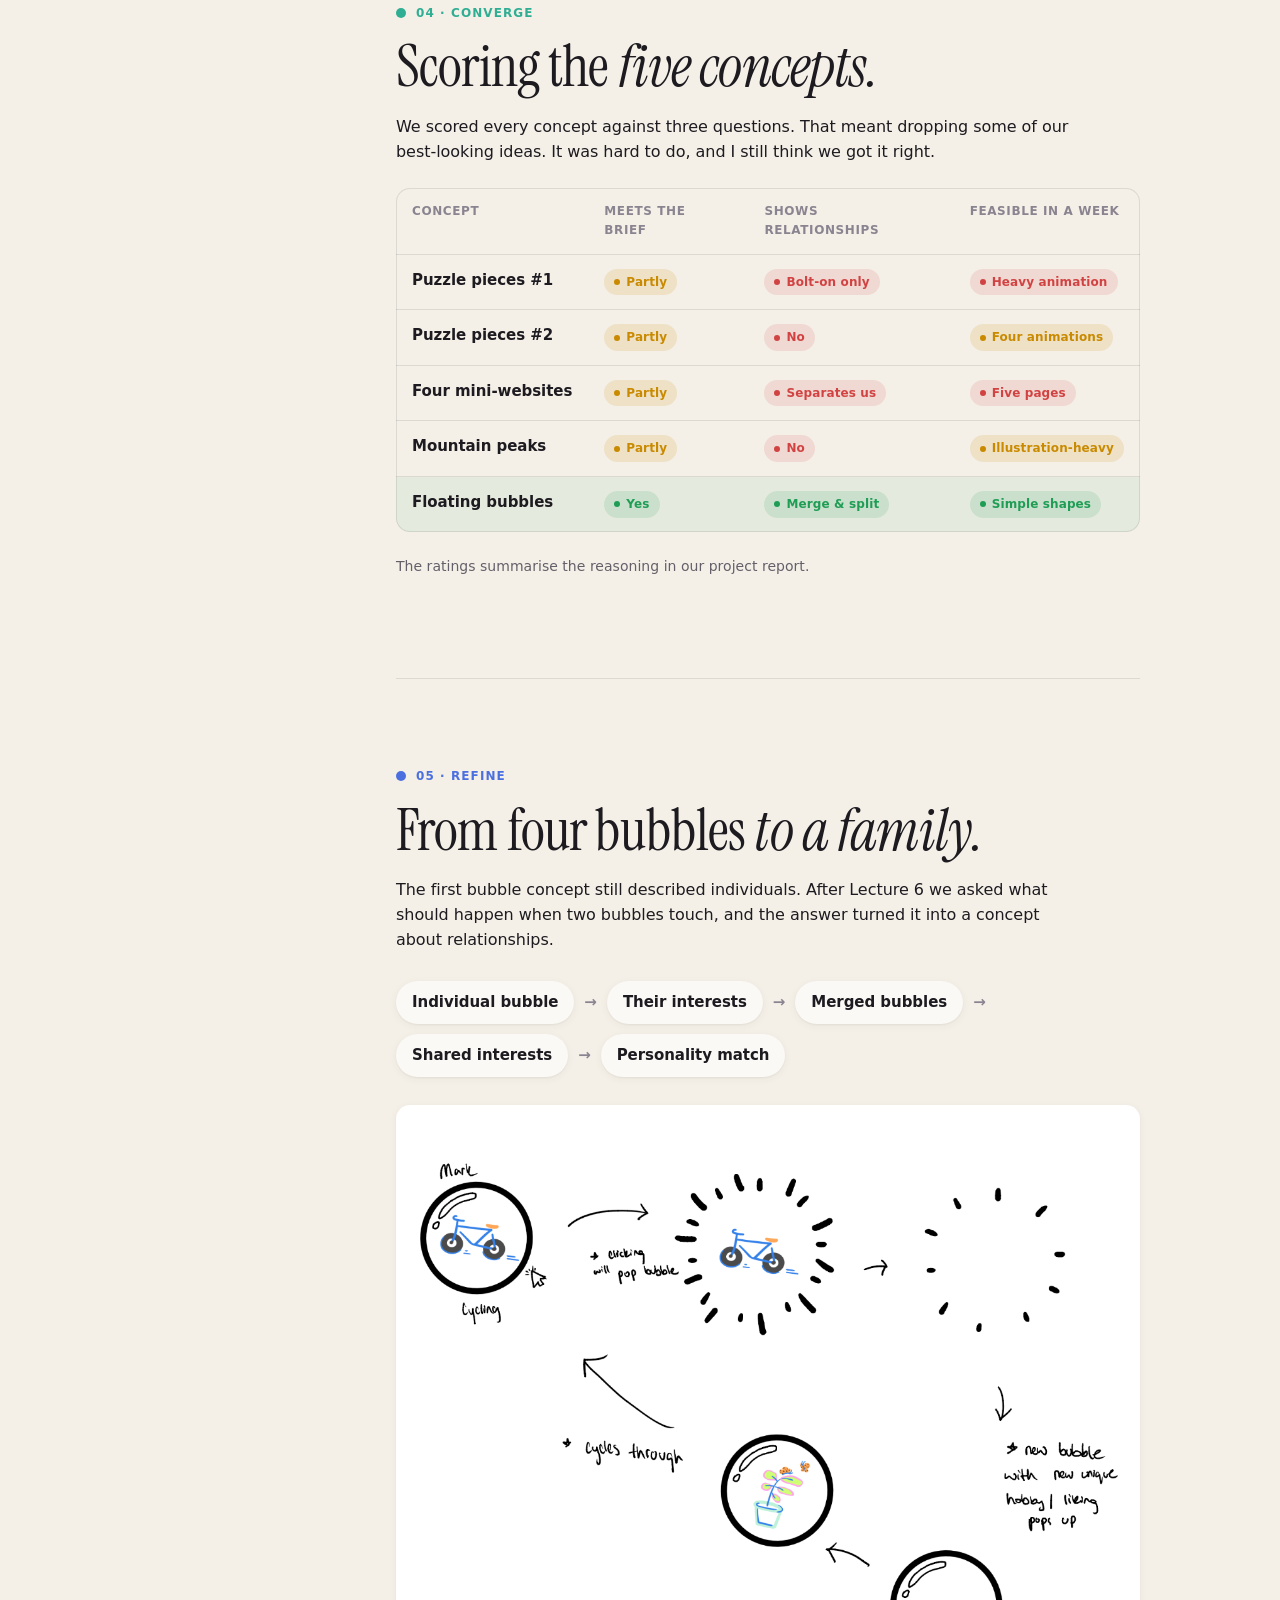
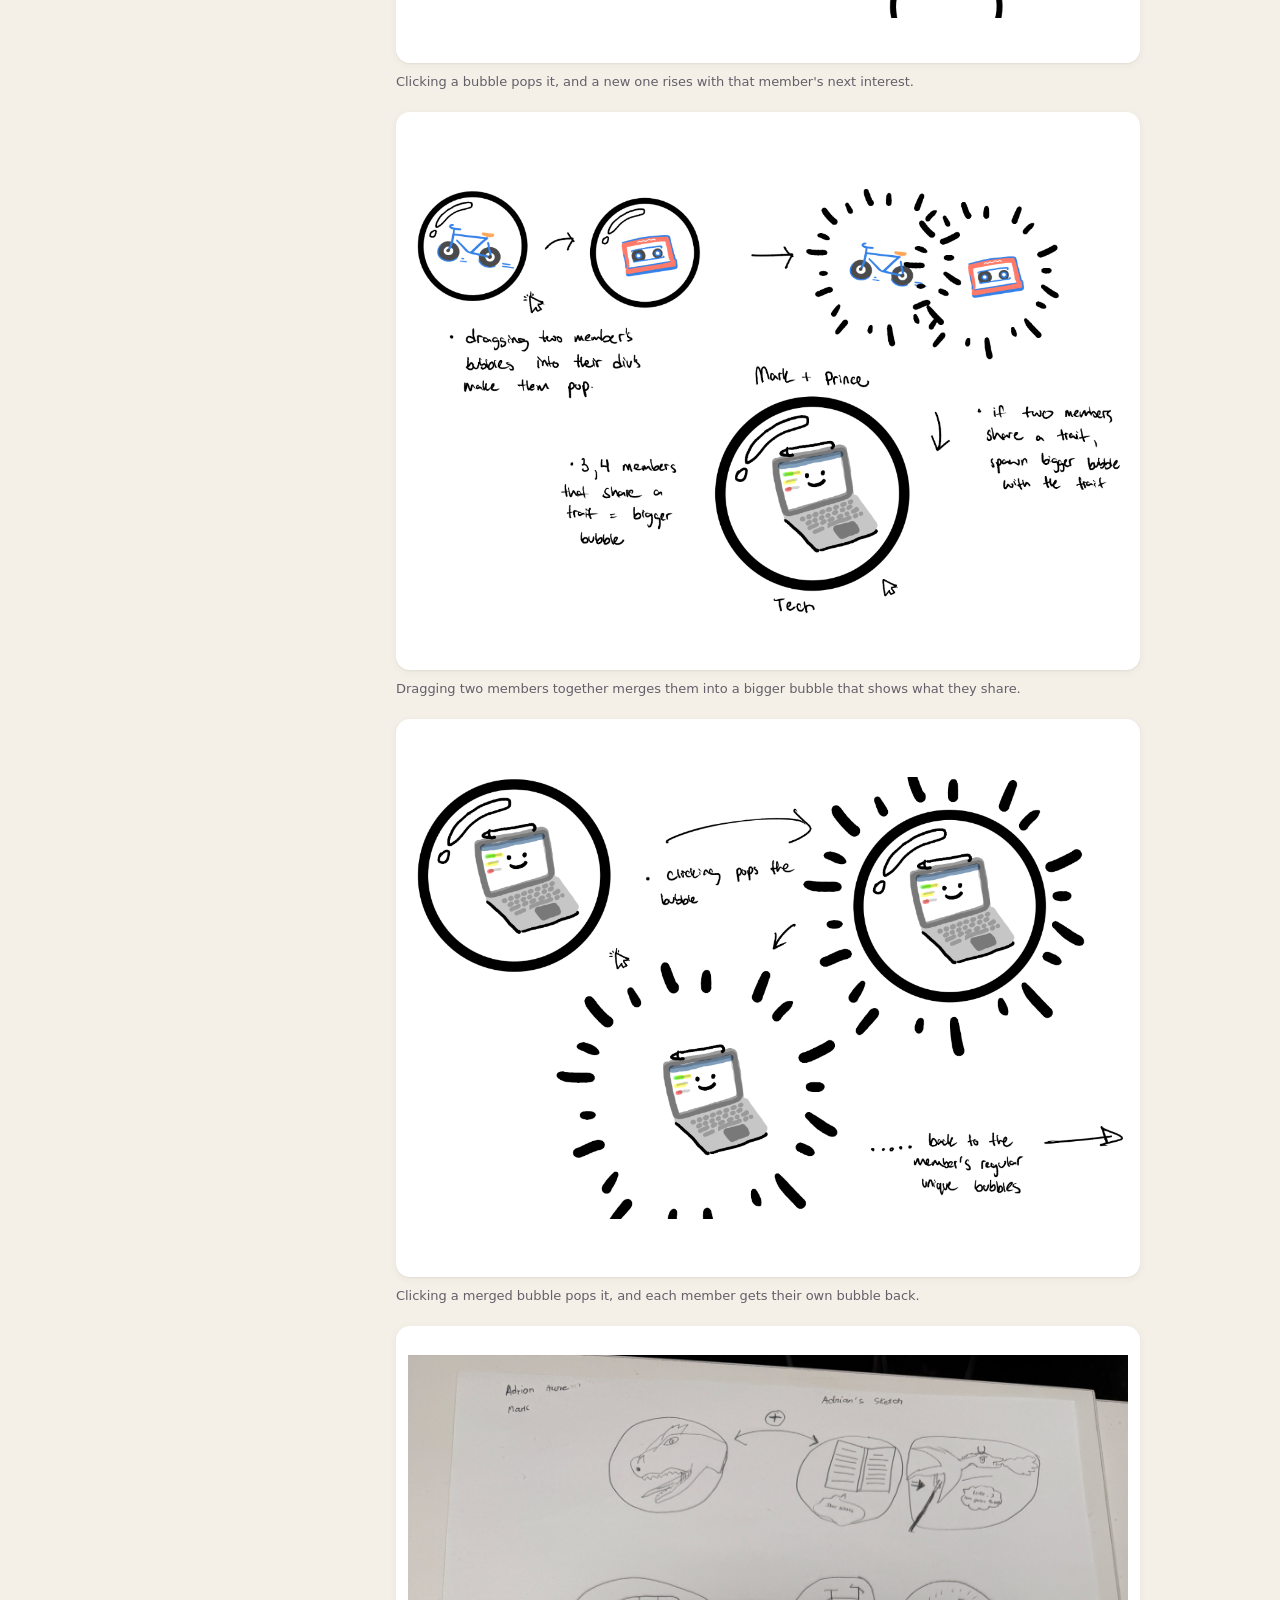
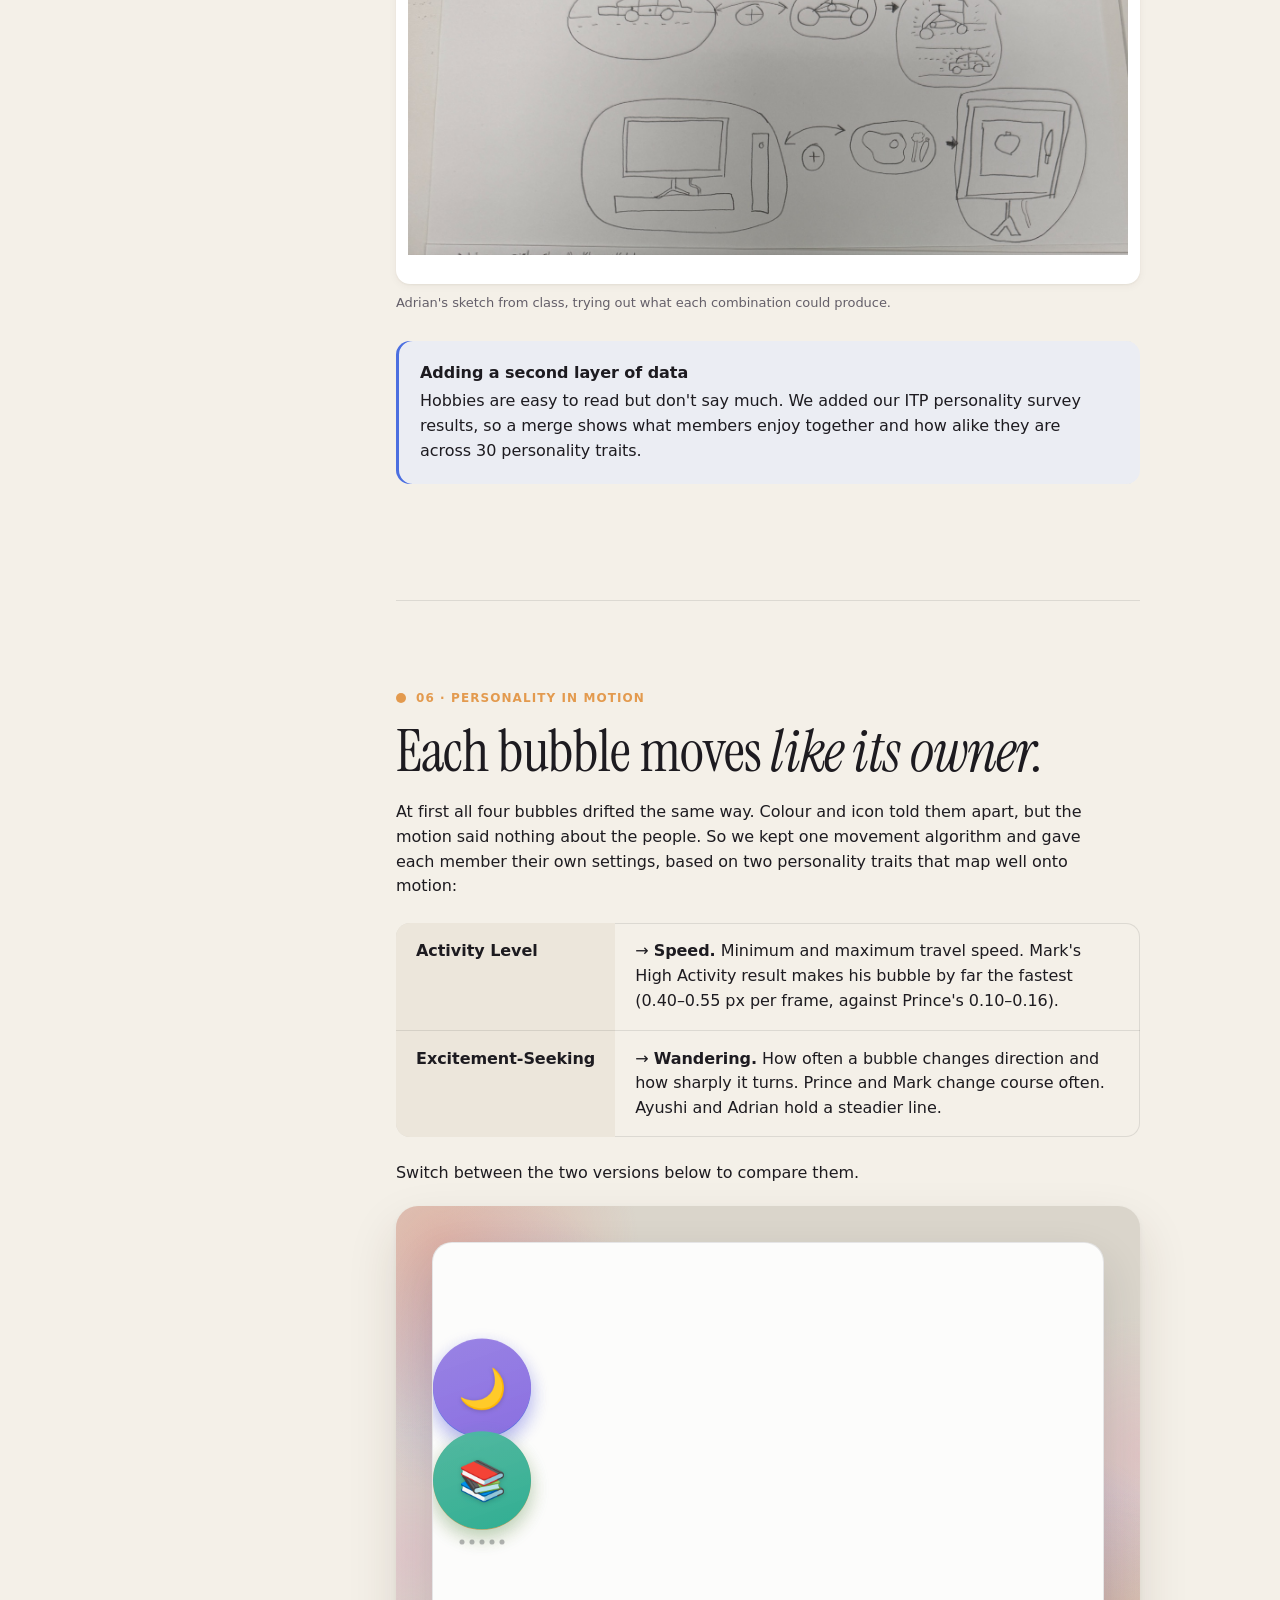
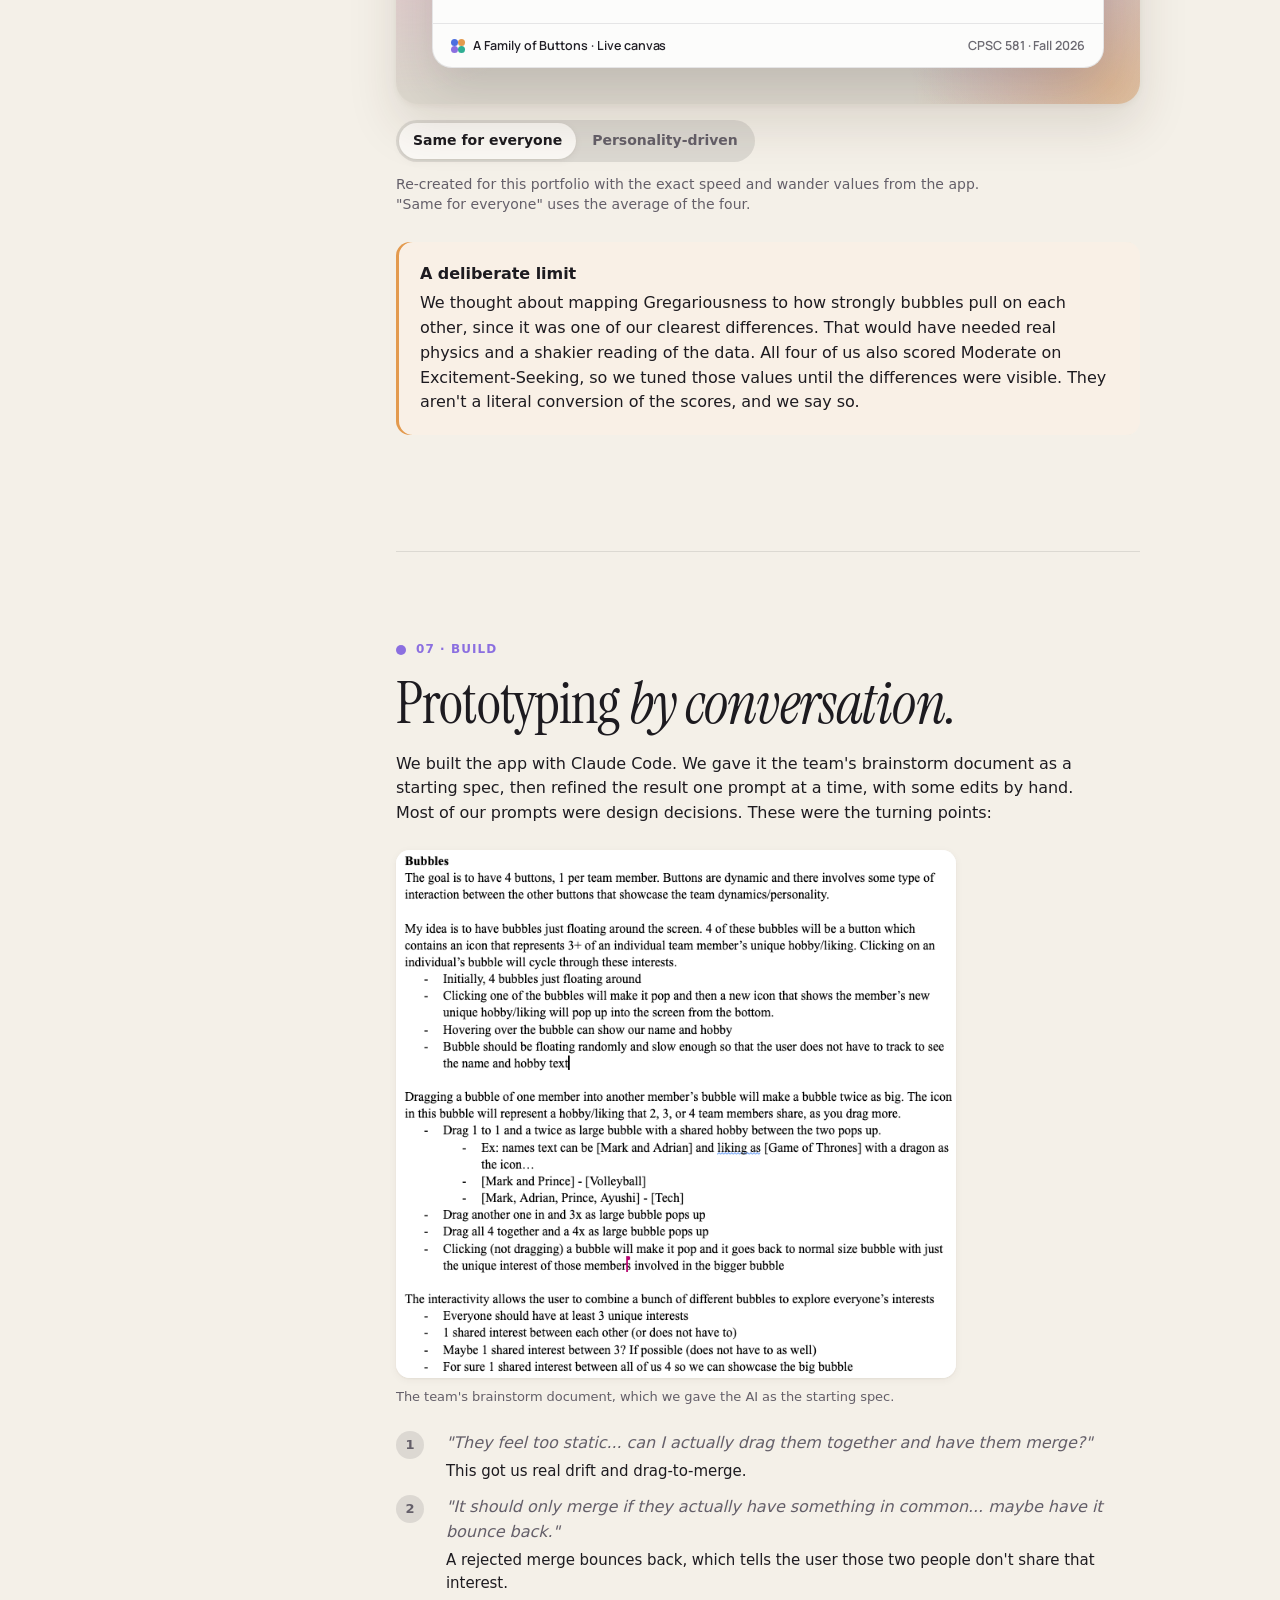
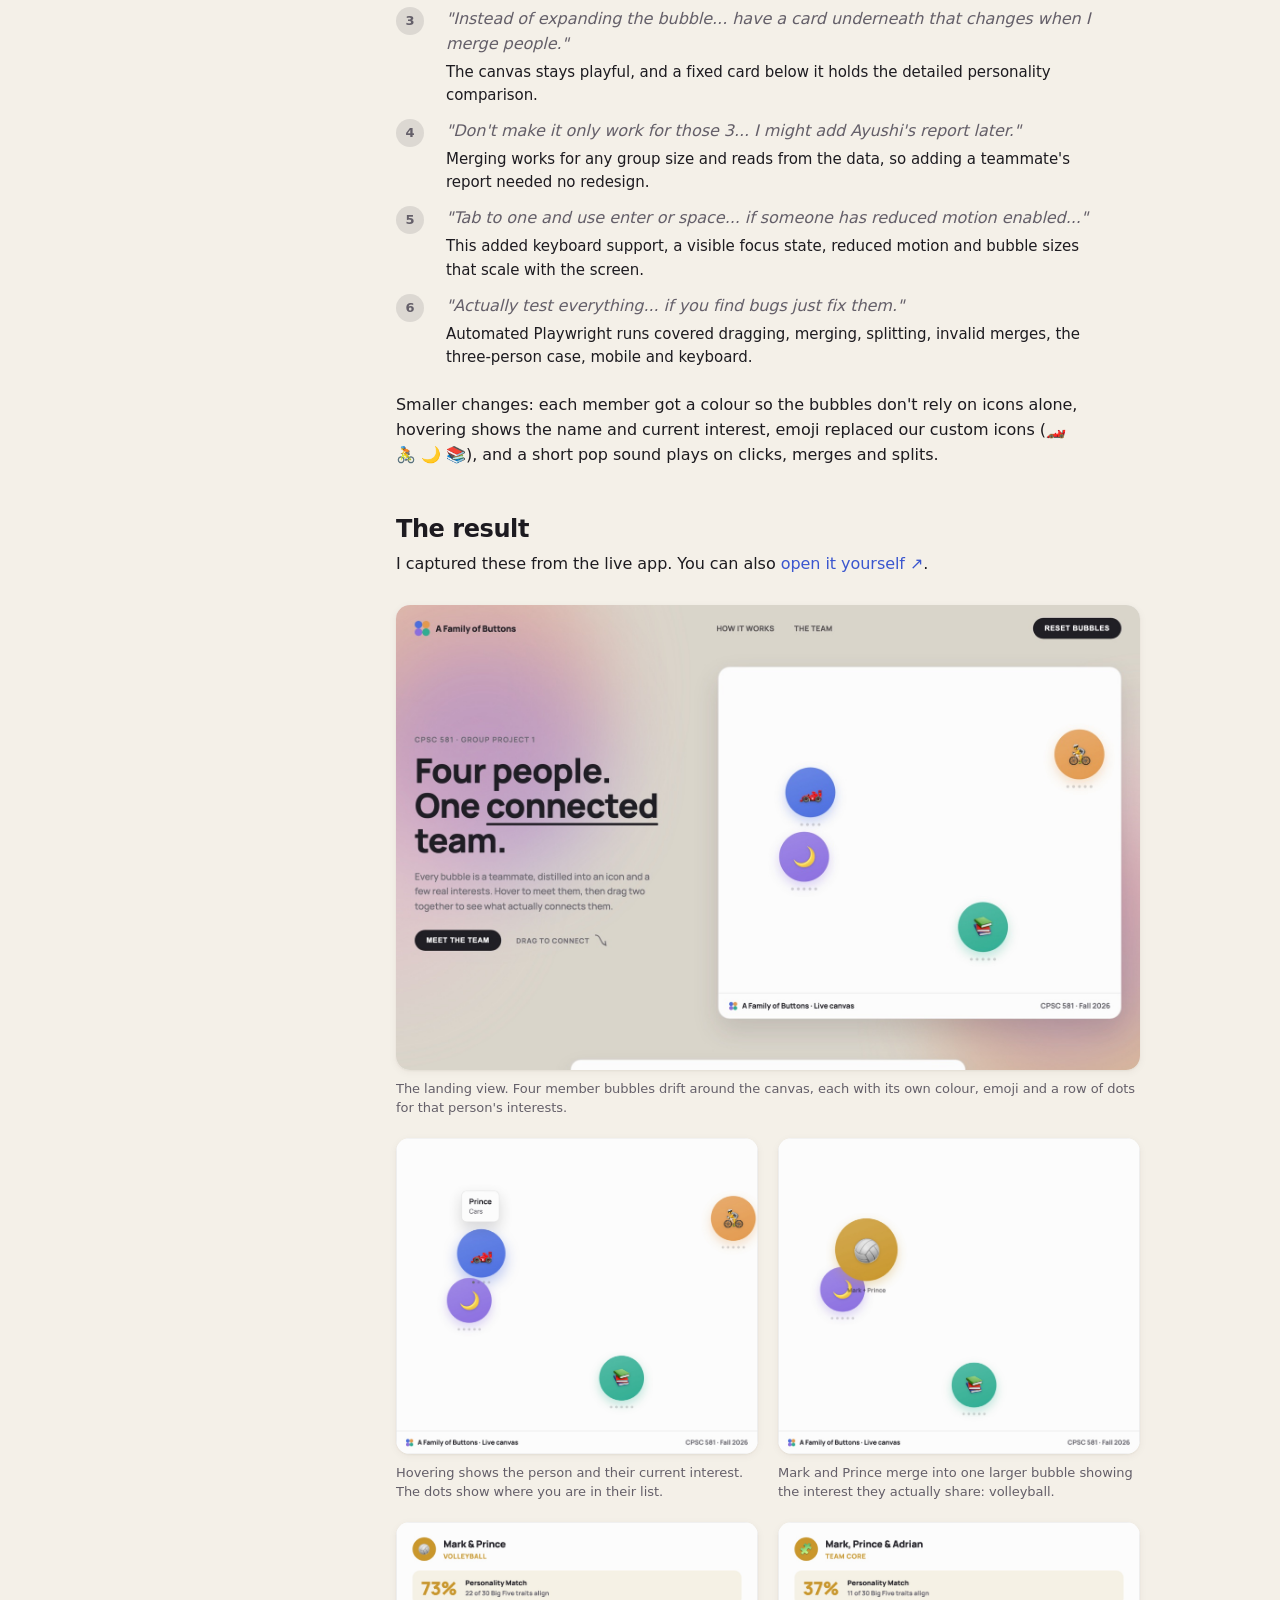
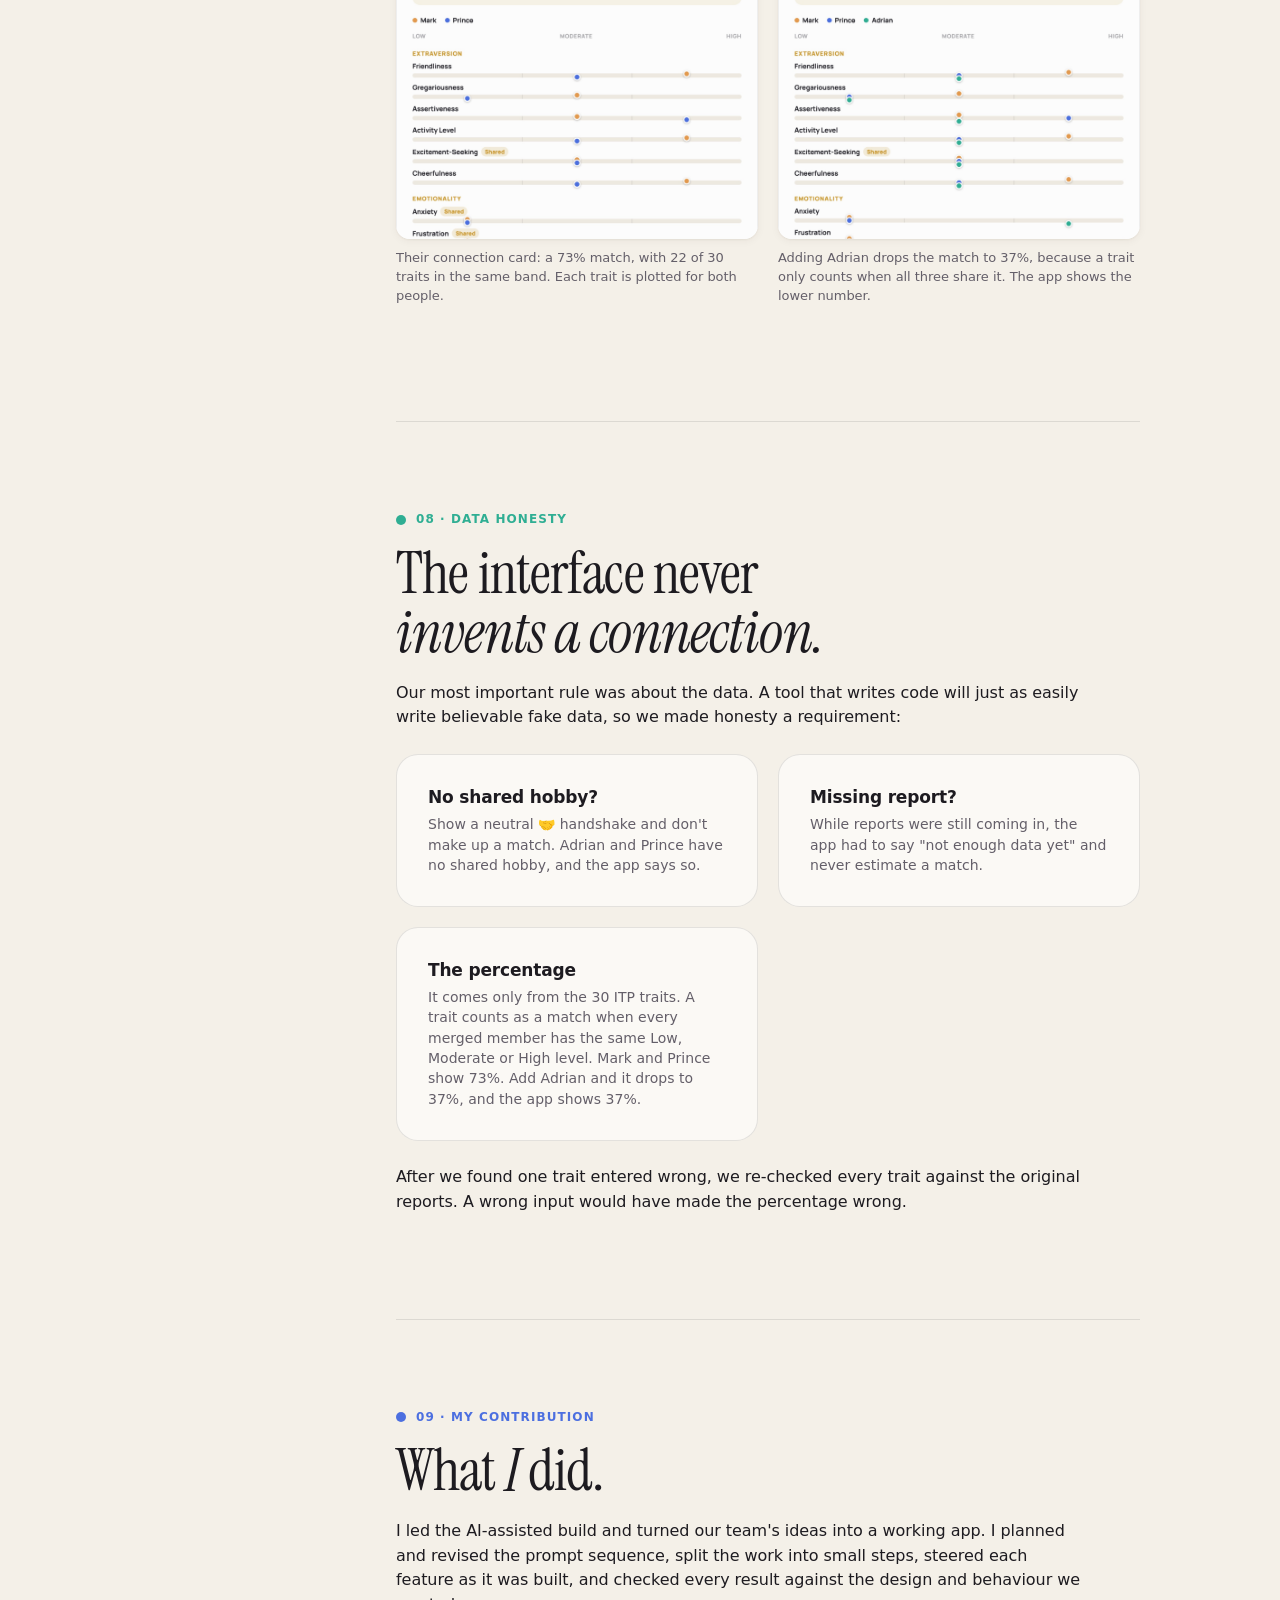
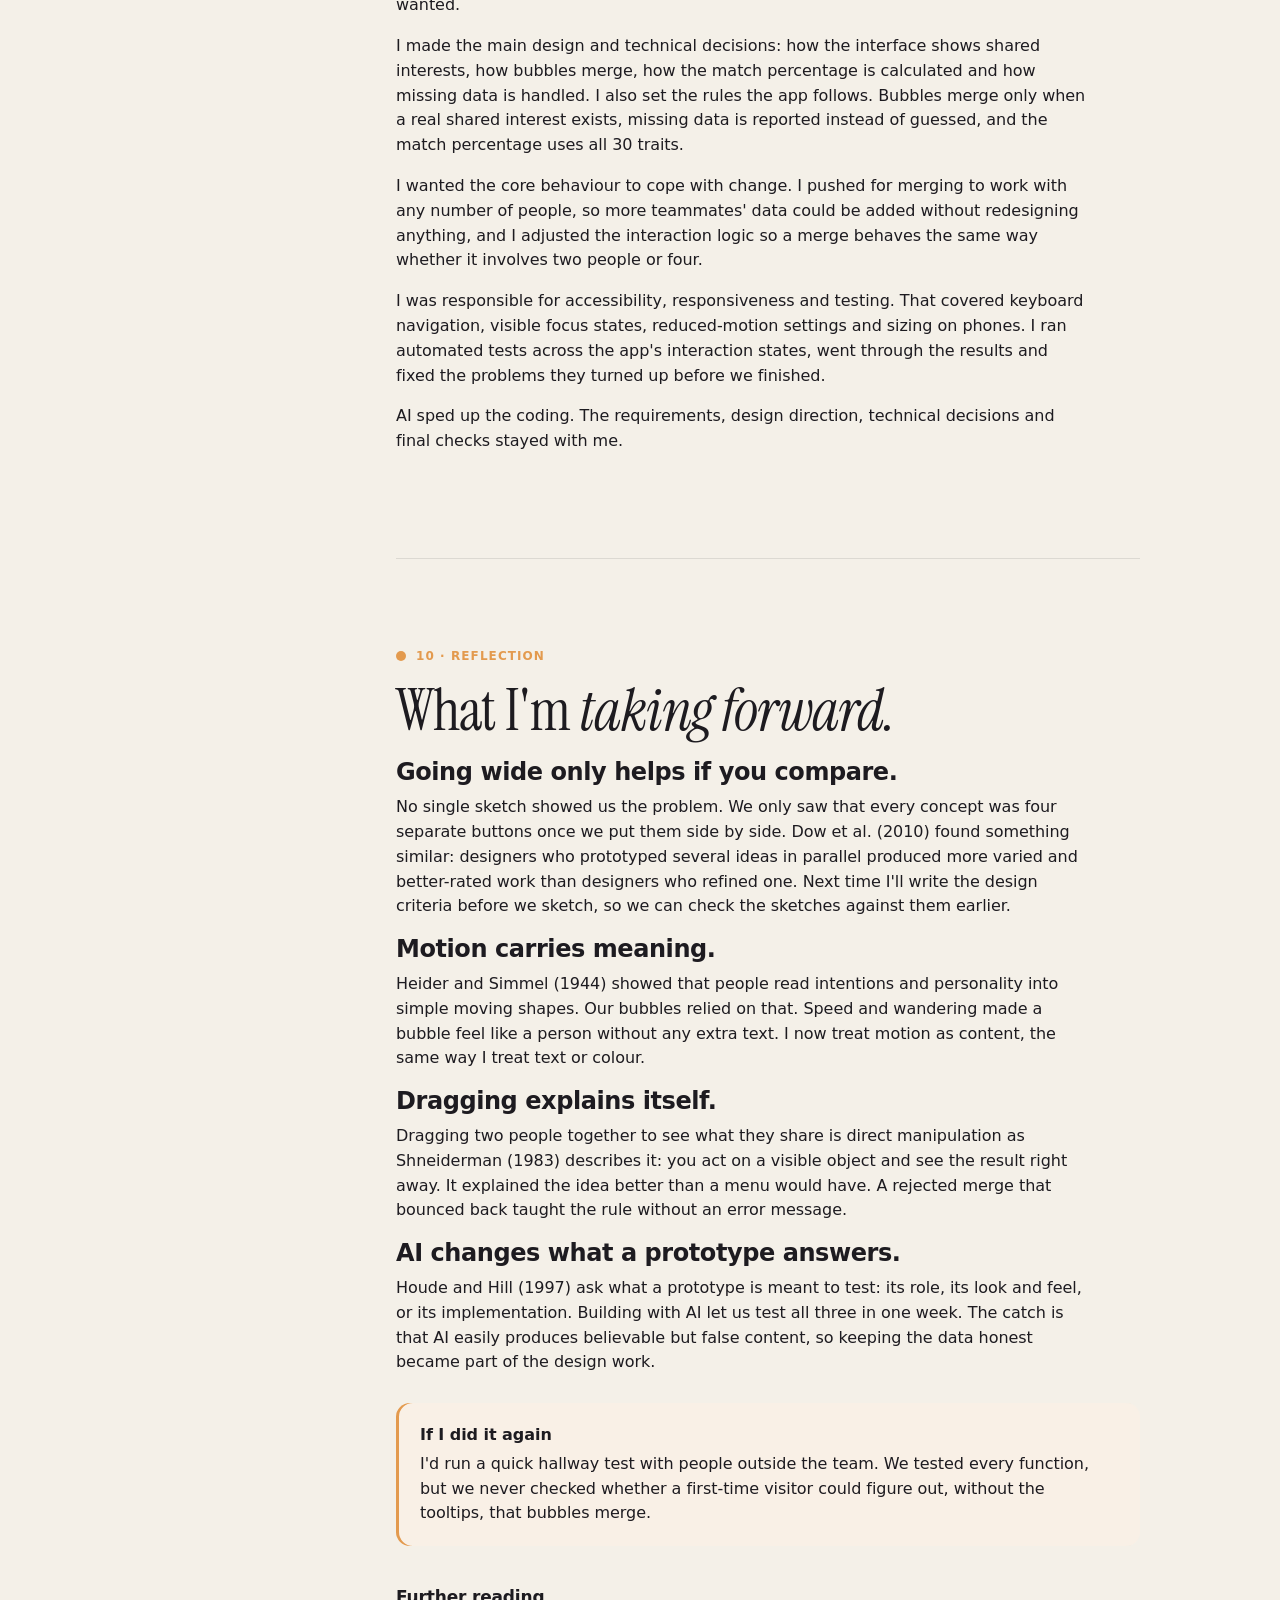
<file: project-1.html>
<!doctype html>
<html lang="en">
<head>
  <meta charset="utf-8">
  <meta name="viewport" content="width=device-width, initial-scale=1">
  <title>A Family of Buttons · Prince Patel</title>
  <meta name="description" content="CPSC 581 Project 1 case study: four buttons that interact to show team dynamics. Five concepts, one decision, a floating-bubble prototype.">
  <meta name="theme-color" content="#f4f0e8" media="(prefers-color-scheme: light)">
  <meta name="theme-color" content="#121014" media="(prefers-color-scheme: dark)">
  <link rel="icon" href="data:image/svg+xml,<svg xmlns='http://www.w3.org/2000/svg' viewBox='0 0 100 100'><circle cx='28' cy='28' r='22' fill='%234c6fe0'/><circle cx='72' cy='28' r='22' fill='%23e39a4e'/><circle cx='28' cy='72' r='22' fill='%238b6fe0'/><circle cx='72' cy='72' r='22' fill='%232fae93'/></svg>">
  <link rel="preconnect" href="https://fonts.googleapis.com">
  <link rel="preconnect" href="https://fonts.gstatic.com" crossorigin>
  <link rel="stylesheet" href="https://fonts.googleapis.com/css2?family=Instrument+Serif:ital@0;1&family=Manrope:wght@500;600;700;800&display=swap">
  <link rel="stylesheet" href="css/style.css?v=8">
  <script>
    // Pick the theme before first paint: saved choice, else the system setting.
    (function () { var t; try { t = localStorage.getItem('theme'); } catch (e) {}
      document.documentElement.dataset.theme = t || (matchMedia('(prefers-color-scheme: dark)').matches ? 'dark' : 'light'); })();
  </script>
</head>
<body>
  <a class="skip" href="#main">Skip to content</a>

  <nav class="nav" aria-label="Primary">
    <div class="wrap">
      <a class="brand" href="index.html" aria-label="Prince Patel, home">
        <svg class="mark" viewBox="0 0 18 18" aria-hidden="true"><circle cx="4.5" cy="4.5" r="4" fill="var(--prince)"/><circle cx="13.5" cy="4.5" r="4" fill="var(--mark)"/><circle cx="4.5" cy="13.5" r="4" fill="var(--ayushi)"/><circle cx="13.5" cy="13.5" r="4" fill="var(--adrian)"/></svg>
        <span class="name">Prince Patel</span> <span>· CPSC 581</span>
      </a>
      <ul>
        <li><a href="index.html#work">Work</a></li>
        <li><a href="index.html#philosophy">Philosophy</a></li>
        <li><a href="index.html#growth">Growth</a></li>
        <li><a href="index.html#about">About</a></li>
      </ul>
      <button class="theme-toggle" type="button" aria-label="Switch theme">
        <svg class="sun" viewBox="0 0 24 24" fill="none" stroke="currentColor" stroke-width="1.8" stroke-linecap="round" aria-hidden="true"><circle cx="12" cy="12" r="4.5"/><path d="M12 2v2.5M12 19.5V22M2 12h2.5M19.5 12H22M4.9 4.9l1.8 1.8M17.3 17.3l1.8 1.8M4.9 19.1l1.8-1.8M17.3 6.7l1.8-1.8"/></svg>
        <svg class="moon" viewBox="0 0 24 24" fill="none" stroke="currentColor" stroke-width="1.8" stroke-linecap="round" stroke-linejoin="round" aria-hidden="true"><path d="M20.5 14.5A8.5 8.5 0 1 1 9.5 3.5a7 7 0 0 0 11 11z"/></svg>
      </button>
    </div>
  </nav>

  <main id="main">
    <header class="cs-hero">
      <div class="wrap">
        <p class="eyebrow"><a href="index.html#work">← All work</a> · Project 1</p>
        <h1 class="display">A Family <em>of Buttons</em></h1>
        <p class="lead">The brief asked for one button per teammate, with the buttons reacting to each other to show how our team works. We made bubbles that float, bump into each other, merge to show shared interests, and move according to each person's personality results.</p>

        <dl class="facts">
          <div><dt>Team</dt><dd>Adrian Aure, Mark Cawili, Prince Patel, Ayushi Patil</dd></div>
          <div><dt>My role</dt><dd>Concept work, the AI-assisted build (lead), testing</dd></div>
          <div><dt>Live app</dt><dd><a href="https://markcawili.github.io/bubbles.github.io/" target="_blank" rel="noopener">markcawili.github.io/bubbles.github.io ↗</a></dd></div>
          <div><dt>Timeline</dt><dd>1 week, Sept 2026</dd></div>
          <div><dt>Methods</dt><dd>Parallel concept sketching, storyboards, criteria-based evaluation, iterative prototyping</dd></div>
          <div><dt>Tools</dt><dd>Paper &amp; pencil, digital sketching, Google Docs, Claude Code, Playwright, HTML/CSS/JS</dd></div>
        </dl>

        <div class="device">
          <div class="bar">
            <span class="lights" aria-hidden="true"><i></i><i></i><i></i></span>
            <span class="url">markcawili.github.io/bubbles.github.io</span>
            <a class="open" href="https://markcawili.github.io/bubbles.github.io/" target="_blank" rel="noopener">Open full screen ↗</a>
          </div>
          <button class="poster" type="button" aria-label="Load the live Project 1 app">
            <img src="assets/p1/app/01-landing.jpg" alt="" loading="lazy">
            <span class="play">Tap to play the live app</span>
          </button>
          <iframe data-src="https://markcawili.github.io/bubbles.github.io/" title="A Family of Buttons: the live Project 1 app" allow="autoplay"></iframe>
          <noscript><iframe src="https://markcawili.github.io/bubbles.github.io/" title="A Family of Buttons: the live Project 1 app"></iframe></noscript>
        </div>
        <p class="embed-note"><span>This is the real app, running live. Hover a bubble, click it to cycle interests, or drag two together to merge them.</span><span>The app has sound.</span></p>
      </div>
    </header>

    <div class="wrap">
      <div class="cs-layout">
        <aside class="toc" aria-label="On this page">
          <ol>
            <li><a href="#brief">The brief</a></li>
            <li><a href="#diverge">Diverge</a></li>
            <li><a href="#pattern">The pattern</a></li>
            <li><a href="#converge">Converge</a></li>
            <li><a href="#refine">Refine</a></li>
            <li><a href="#movement">Personality in motion</a></li>
            <li><a href="#build">Build</a></li>
            <li><a href="#honesty">Data honesty</a></li>
            <li><a href="#contribution">My contribution</a></li>
            <li><a href="#reflection">Reflection</a></li>
          </ol>
        </aside>

        <article>
          <!-- ===== BRIEF ===== -->
          <section class="chapter" id="brief">
            <p class="eyebrow">01 · The brief</p>
            <h2>Four buttons. <em>One team.</em></h2>
            <p>The assignment had two constraints. There had to be exactly one button per team member, and together the buttons had to show the team's dynamics: what we share, how we differ and how we relate. We had one week to brainstorm, build, polish and document it, around four people's other classes and jobs.</p>
          </section>

          <!-- ===== DIVERGE ===== -->
          <section class="chapter" id="diverge">
            <p class="eyebrow">02 · Diverge</p>
            <h2>Five concepts, <em>sketched in parallel.</em></h2>
            <p>Before committing to anything, we sketched several directions on paper. Each storyboard walks through the interaction step by step, so we could judge it from start to finish.</p>

            <div class="grid three" style="margin-top:32px">
              <figure class="card concept reveal">
                <button class="fig crop" type="button"><img src="assets/p1/fig1-puzzle-1.jpg" alt="Pencil storyboard: four scattered puzzle pieces are dragged into a frame; a placed piece expands into an animated scene of a dragon chasing a car." loading="lazy"></button>
                <div class="body">
                  <h4>Puzzle pieces #1</h4>
                  <p>Drag scattered pieces into a frame. Each placed piece expands into an animated scene combining that person's interests.</p>
                  <span class="why"><span class="chip no dot">Rejected</span> Too much animation work, and no way to compare members.</span>
                </div>
                <figcaption hidden>Figure 1. Puzzle Piece concept #1 storyboard.</figcaption>
              </figure>

              <figure class="card concept reveal">
                <button class="fig crop" type="button"><img src="assets/p1/fig2-puzzle-2.jpg" alt="Pencil storyboard: an assembled 2×2 puzzle with a car, bike, moon and book; clicking the car piece plays an animation inside it while others stay still." loading="lazy"></button>
                <div class="body">
                  <h4>Puzzle pieces #2</h4>
                  <p>A simpler version: the pieces start assembled, and clicking one plays an animation inside it.</p>
                  <span class="why"><span class="chip no dot">Rejected</span> Still four separate animations, and the pieces never interact.</span>
                </div>
                <figcaption hidden>Figure 2. Puzzle Piece concept #2 storyboard.</figcaption>
              </figure>

              <figure class="card concept reveal">
                <button class="fig crop" type="button"><img src="assets/p1/fig3-peaks.jpg" alt="Pencil storyboard: a village under a mountain with four peaks, each with an icon; clicking a peak opens a small pop-up about that member." loading="lazy"></button>
                <div class="body">
                  <h4>Mountain peaks</h4>
                  <p>A village beneath four peaks. Each peak is a member's button and opens a pop-up about them.</p>
                  <span class="why"><span class="chip no dot">Rejected</span> In practice it's four navigation links, with nothing connecting the peaks.</span>
                </div>
                <figcaption hidden>Figure 3. Mountain Peaks concept storyboard.</figcaption>
              </figure>

              <div class="card concept reveal">
                <div class="placeholder-art" aria-hidden="true"><span></span><span></span><span></span><span></span></div>
                <div class="body">
                  <h4>Four mini-websites</h4>
                  <p>A hub page with four buttons, each leading to a personal mini-site styled around that member.</p>
                  <span class="why"><span class="chip no dot">Rejected</span> Five pages to build, and it separates the team when the brief asks us to connect it.</span>
                </div>
              </div>

              <figure class="card concept winner reveal">
                <button class="fig crop" type="button"><img src="assets/p1/fig5a-bubbles-hover.png" alt="Digital sketch: floating bubbles, one containing a bike icon labelled Mark / Cycling, with a note that hovering shows text." loading="lazy"></button>
                <div class="body">
                  <h4>Floating bubbles</h4>
                  <p>Four bubbles drift around the screen. Click to cycle a member's interests, hover to see a name.</p>
                  <span class="why"><span class="chip yes dot">Chosen</span> Bubbles can collide, merge and separate, so the interaction itself can show relationships.</span>
                </div>
                <figcaption hidden>Figure 5. Initial Bubbles concept sketch.</figcaption>
              </figure>
            </div>
          </section>

          <!-- ===== PATTERN ===== -->
          <section class="chapter" id="pattern">
            <p class="eyebrow">03 · The pattern</p>
            <h2>Every idea was <em>four separate buttons.</em></h2>
            <p>Putting the concepts side by side showed a problem we hadn't seen in any one of them. Puzzle pieces, mini-sites and mountain peaks look different, but the interaction is the same: pick one person and read about that person. None of them let the buttons act on each other, and that's where team dynamics would show up.</p>

            <p class="quote">The visuals were different. The interaction was the same every time.</p>

            <p>So we wrote down what the interaction needed:</p>
            <ul>
              <li>four primary buttons, one per member;</li>
              <li>each button says something about its member;</li>
              <li>the buttons can act on each other directly;</li>
              <li>similarities and differences come out of those interactions.</li>
            </ul>
          </section>

          <!-- ===== CONVERGE ===== -->
          <section class="chapter" id="converge">
            <p class="eyebrow">04 · Converge</p>
            <h2>Scoring the <em>five concepts.</em></h2>
            <p>We scored every concept against three questions. That meant dropping some of our best-looking ideas. It was hard to do, and I still think we got it right.</p>

            <div class="matrix-wrap reveal">
              <table class="matrix">
                <thead>
                  <tr><th scope="col">Concept</th><th scope="col">Meets the brief</th><th scope="col">Shows relationships</th><th scope="col">Feasible in a week</th></tr>
                </thead>
                <tbody>
                  <tr><th scope="row">Puzzle pieces #1</th><td><span class="chip part dot">Partly</span></td><td><span class="chip no dot">Bolt-on only</span></td><td><span class="chip no dot">Heavy animation</span></td></tr>
                  <tr><th scope="row">Puzzle pieces #2</th><td><span class="chip part dot">Partly</span></td><td><span class="chip no dot">No</span></td><td><span class="chip part dot">Four animations</span></td></tr>
                  <tr><th scope="row">Four mini-websites</th><td><span class="chip part dot">Partly</span></td><td><span class="chip no dot">Separates us</span></td><td><span class="chip no dot">Five pages</span></td></tr>
                  <tr><th scope="row">Mountain peaks</th><td><span class="chip part dot">Partly</span></td><td><span class="chip no dot">No</span></td><td><span class="chip part dot">Illustration-heavy</span></td></tr>
                  <tr class="win"><th scope="row">Floating bubbles</th><td><span class="chip yes dot">Yes</span></td><td><span class="chip yes dot">Merge &amp; split</span></td><td><span class="chip yes dot">Simple shapes</span></td></tr>
                </tbody>
              </table>
            </div>
            <p class="small muted">The ratings summarise the reasoning in our project report.</p>
          </section>

          <!-- ===== REFINE ===== -->
          <section class="chapter" id="refine">
            <p class="eyebrow">05 · Refine</p>
            <h2>From four bubbles <em>to a family.</em></h2>
            <p>The first bubble concept still described individuals. After Lecture 6 we asked what should happen when two bubbles touch, and the answer turned it into a concept about relationships.</p>

            <ol class="flow" aria-label="Interaction model">
              <li>Individual bubble</li><li class="arrow" aria-hidden="true">→</li>
              <li>Their interests</li><li class="arrow" aria-hidden="true">→</li>
              <li>Merged bubbles</li><li class="arrow" aria-hidden="true">→</li>
              <li>Shared interests</li><li class="arrow" aria-hidden="true">→</li>
              <li>Personality match</li>
            </ol>

            <div class="grid two" style="margin-top:8px">
              <figure class="reveal">
                <button class="fig contain" type="button"><img src="assets/p1/fig5b-bubbles-cycle.png" alt="Sketch: clicking Mark's bike bubble pops it, and a new bubble with a plant icon rises from the bottom, cycling through interests." loading="lazy"></button>
                <figcaption>Clicking a bubble pops it, and a new one rises with that member's next interest.</figcaption>
              </figure>
              <figure class="reveal">
                <button class="fig contain" type="button"><img src="assets/p1/fig7-merge.png" alt="Sketch: dragging Mark's bike bubble into Prince's cassette bubble pops both and spawns a bigger bubble with a laptop icon labelled Tech." loading="lazy"></button>
                <figcaption>Dragging two members together merges them into a bigger bubble that shows what they share.</figcaption>
              </figure>
              <figure class="reveal">
                <button class="fig contain" type="button"><img src="assets/p1/fig8-pop.png" alt="Sketch: clicking the merged Tech bubble pops it back into the members' individual bubbles." loading="lazy"></button>
                <figcaption>Clicking a merged bubble pops it, and each member gets their own bubble back.</figcaption>
              </figure>
              <figure class="reveal">
                <button class="fig contain" type="button"><img src="assets/p1/fig6-adrian-sketch.jpg" alt="Adrian's in-class pencil sketch of combinations: dragon plus book becomes a Star Wars scene; car plus bike becomes a road scene; computer plus food becomes a digital art easel." loading="lazy"></button>
                <figcaption>Adrian's sketch from class, trying out what each combination could produce.</figcaption>
              </figure>
            </div>

            <div class="callout">
              <strong>Adding a second layer of data</strong>
              <p>Hobbies are easy to read but don't say much. We added our ITP personality survey results, so a merge shows what members enjoy together and how alike they are across 30 personality traits.</p>
            </div>
          </section>

          <!-- ===== MOVEMENT ===== -->
          <section class="chapter" id="movement">
            <p class="eyebrow">06 · Personality in motion</p>
            <h2>Each bubble moves <em>like its owner.</em></h2>
            <p>At first all four bubbles drifted the same way. Colour and icon told them apart, but the motion said nothing about the people. So we kept one movement algorithm and gave each member their own settings, based on two personality traits that map well onto motion:</p>

            <div class="spec">
              <div class="k">Activity Level</div><div class="v">→ <strong>Speed.</strong> Minimum and maximum travel speed. Mark's High Activity result makes his bubble by far the fastest (0.40–0.55 px per frame, against Prince's 0.10–0.16).</div>
              <div class="k">Excitement-Seeking</div><div class="v">→ <strong>Wandering.</strong> How often a bubble changes direction and how sharply it turns. Prince and Mark change course often. Ayushi and Adrian hold a steadier line.</div>
            </div>

            <p>Switch between the two versions below to compare them.</p>
            <div class="app-scene" style="margin-top:20px">
              <div class="app-panel">
                <div class="playground" id="mv-pg" data-playground data-mode="uniform" aria-label="Movement comparison demo" style="height:clamp(260px,36vw,380px)"></div>
                <div class="app-info"><span class="left"><span class="dotcluster" aria-hidden="true"><i></i><i></i><i></i><i></i></span>A Family of Buttons · Live canvas</span><span class="right">CPSC 581 · Fall 2026</span></div>
              </div>
            </div>
            <div class="toggle" role="group" aria-label="Movement model" data-controls="mv-pg">
              <button type="button" data-mode="uniform" aria-pressed="true">Same for everyone</button>
              <button type="button" data-mode="personality" aria-pressed="false">Personality-driven</button>
            </div>
            <p class="small muted" style="margin-top:12px">Re-created for this portfolio with the exact speed and wander values from the app. "Same for everyone" uses the average of the four.</p>

            <div class="callout">
              <strong>A deliberate limit</strong>
              <p>We thought about mapping Gregariousness to how strongly bubbles pull on each other, since it was one of our clearest differences. That would have needed real physics and a shakier reading of the data. All four of us also scored Moderate on Excitement-Seeking, so we tuned those values until the differences were visible. They aren't a literal conversion of the scores, and we say so.</p>
            </div>
          </section>

          <!-- ===== BUILD ===== -->
          <section class="chapter" id="build">
            <p class="eyebrow">07 · Build</p>
            <h2>Prototyping <em>by conversation.</em></h2>
            <p>We built the app with Claude Code. We gave it the team's brainstorm document as a starting spec, then refined the result one prompt at a time, with some edits by hand. Most of our prompts were design decisions. These were the turning points:</p>

            <figure class="reveal" style="max-width:560px;margin:24px 0">
              <button class="fig" type="button"><img src="assets/p1/fig4-brainstorm-doc.png" alt="Team brainstorm document describing the Bubbles concept: four member bubbles, click to cycle interests, hover for name, drag together to merge into a bigger bubble with a shared interest, click to pop apart." loading="lazy"></button>
              <figcaption>The team's brainstorm document, which we gave the AI as the starting spec.</figcaption>
            </figure>

            <ol class="prompts">
              <li><div><p class="said">"They feel too static... can I actually drag them together and have them merge?"</p><p class="did">This got us real drift and drag-to-merge.</p></div></li>
              <li><div><p class="said">"It should only merge if they actually have something in common... maybe have it bounce back."</p><p class="did">A rejected merge bounces back, which tells the user those two people don't share that interest.</p></div></li>
              <li><div><p class="said">"Instead of expanding the bubble... have a card underneath that changes when I merge people."</p><p class="did">The canvas stays playful, and a fixed card below it holds the detailed personality comparison.</p></div></li>
              <li><div><p class="said">"Don't make it only work for those 3... I might add Ayushi's report later."</p><p class="did">Merging works for any group size and reads from the data, so adding a teammate's report needed no redesign.</p></div></li>
              <li><div><p class="said">"Tab to one and use enter or space... if someone has reduced motion enabled..."</p><p class="did">This added keyboard support, a visible focus state, reduced motion and bubble sizes that scale with the screen.</p></div></li>
              <li><div><p class="said">"Actually test everything... if you find bugs just fix them."</p><p class="did">Automated Playwright runs covered dragging, merging, splitting, invalid merges, the three-person case, mobile and keyboard.</p></div></li>
            </ol>

            <p>Smaller changes: each member got a colour so the bubbles don't rely on icons alone, hovering shows the name and current interest, emoji replaced our custom icons (🏎️ 🚴 🌙 📚), and a short pop sound plays on clicks, merges and splits.</p>

<h3 style="margin-top:48px">The result</h3>
            <p>I captured these from the live app. You can also <a href="https://markcawili.github.io/bubbles.github.io/" target="_blank" rel="noopener">open it yourself ↗</a>.</p>
            <div class="shots">
              <figure class="wide reveal">
                <button class="fig" type="button"><img src="assets/p1/app/01-landing.jpg" alt="The live app's landing view: headline 'Four people. One connected team.' beside a canvas with four coloured bubbles: a race car, a cyclist, a moon and books." loading="lazy"></button>
                <figcaption>The landing view. Four member bubbles drift around the canvas, each with its own colour, emoji and a row of dots for that person's interests.</figcaption>
              </figure>
              <figure class="reveal">
                <button class="fig" type="button"><img src="assets/p1/app/02-hover-cycle.jpg" alt="Hovering Prince's blue bubble shows a tooltip reading 'Prince, Cars'; the first of four dots under the bubble is active." loading="lazy"></button>
                <figcaption>Hovering shows the person and their current interest. The dots show where you are in their list.</figcaption>
              </figure>
              <figure class="reveal">
                <button class="fig" type="button"><img src="assets/p1/app/03-merge-pair.jpg" alt="Mark and Prince merged into one larger gold bubble with a volleyball, labelled Mark + Prince." loading="lazy"></button>
                <figcaption>Mark and Prince merge into one larger bubble showing the interest they actually share: volleyball.</figcaption>
              </figure>
              <figure class="reveal">
                <button class="fig" type="button"><img src="assets/p1/app/04-card-pair.jpg" alt="Connection card for Mark and Prince: 73% personality match, 22 of 30 Big Five traits align, with each trait plotted on a low–moderate–high scale and shared traits tagged." loading="lazy"></button>
                <figcaption>Their connection card: a 73% match, with 22 of 30 traits in the same band. Each trait is plotted for both people.</figcaption>
              </figure>
              <figure class="reveal">
                <button class="fig" type="button"><img src="assets/p1/app/06-card-three.jpg" alt="Connection card for Mark, Prince and Adrian, labelled Team Core: 37% personality match, 11 of 30 traits align." loading="lazy"></button>
                <figcaption>Adding Adrian drops the match to 37%, because a trait only counts when all three share it. The app shows the lower number.</figcaption>
              </figure>
            </div>
          </section>

          <!-- ===== HONESTY ===== -->
          <section class="chapter" id="honesty">
            <p class="eyebrow">08 · Data honesty</p>
            <h2>The interface never <em>invents a connection.</em></h2>
            <p>Our most important rule was about the data. A tool that writes code will just as easily write believable fake data, so we made honesty a requirement:</p>
            <div class="grid three" style="margin-top:24px">
              <div class="card reveal"><h4>No shared hobby?</h4><p class="muted small">Show a neutral 🤝 handshake and don't make up a match. Adrian and Prince have no shared hobby, and the app says so.</p></div>
              <div class="card reveal"><h4>Missing report?</h4><p class="muted small">While reports were still coming in, the app had to say "not enough data yet" and never estimate a match.</p></div>
              <div class="card reveal"><h4>The percentage</h4><p class="muted small">It comes only from the 30 ITP traits. A trait counts as a match when every merged member has the same Low, Moderate or High level. Mark and Prince show 73%. Add Adrian and it drops to 37%, and the app shows 37%.</p></div>
            </div>
            <p style="margin-top:24px">After we found one trait entered wrong, we re-checked every trait against the original reports. A wrong input would have made the percentage wrong.</p>
          </section>

          <!-- ===== CONTRIBUTION ===== -->
          <section class="chapter" id="contribution">
            <p class="eyebrow">09 · My contribution</p>
            <h2>What <em>I</em> did.</h2>
            <p>I led the AI-assisted build and turned our team's ideas into a working app. I planned and revised the prompt sequence, split the work into small steps, steered each feature as it was built, and checked every result against the design and behaviour we wanted.</p>
            <p>I made the main design and technical decisions: how the interface shows shared interests, how bubbles merge, how the match percentage is calculated and how missing data is handled. I also set the rules the app follows. Bubbles merge only when a real shared interest exists, missing data is reported instead of guessed, and the match percentage uses all 30 traits.</p>
            <p>I wanted the core behaviour to cope with change. I pushed for merging to work with any number of people, so more teammates' data could be added without redesigning anything, and I adjusted the interaction logic so a merge behaves the same way whether it involves two people or four.</p>
            <p>I was responsible for accessibility, responsiveness and testing. That covered keyboard navigation, visible focus states, reduced-motion settings and sizing on phones. I ran automated tests across the app's interaction states, went through the results and fixed the problems they turned up before we finished.</p>
            <p>AI sped up the coding. The requirements, design direction, technical decisions and final checks stayed with me.</p>
          </section>

          <!-- ===== REFLECTION ===== -->
          <section class="chapter" id="reflection">
            <p class="eyebrow">10 · Reflection</p>
            <h2>What I'm <em>taking forward.</em></h2>

            <h3>Going wide only helps if you compare.</h3>
            <p>No single sketch showed us the problem. We only saw that every concept was four separate buttons once we put them side by side. Dow et al. (2010) found something similar: designers who prototyped several ideas in parallel produced more varied and better-rated work than designers who refined one. Next time I'll write the design criteria before we sketch, so we can check the sketches against them earlier.</p>

            <h3>Motion carries meaning.</h3>
            <p>Heider and Simmel (1944) showed that people read intentions and personality into simple moving shapes. Our bubbles relied on that. Speed and wandering made a bubble feel like a person without any extra text. I now treat motion as content, the same way I treat text or colour.</p>

            <h3>Dragging explains itself.</h3>
            <p>Dragging two people together to see what they share is direct manipulation as Shneiderman (1983) describes it: you act on a visible object and see the result right away. It explained the idea better than a menu would have. A rejected merge that bounced back taught the rule without an error message.</p>

            <h3>AI changes what a prototype answers.</h3>
            <p>Houde and Hill (1997) ask what a prototype is meant to test: its role, its look and feel, or its implementation. Building with AI let us test all three in one week. The catch is that AI easily produces believable but false content, so keeping the data honest became part of the design work.</p>

            <div class="callout">
              <strong>If I did it again</strong>
              <p>I'd run a quick hallway test with people outside the team. We tested every function, but we never checked whether a first-time visitor could figure out, without the tooltips, that bubbles merge.</p>
            </div>

            <h4 style="margin-top:40px">Further reading</h4>
            <ul class="refs">
              <li>Buxton, B. (2007). <em>Sketching User Experiences: Getting the Design Right and the Right Design.</em> Morgan Kaufmann.</li>
              <li>Dow, S. P., Glassco, A., Kass, J., Schwarz, M., Schwartz, D. L., &amp; Klemmer, S. R. (2010). Parallel prototyping leads to better design results, more divergence, and increased self-efficacy. <em>ACM TOCHI, 17</em>(4).</li>
              <li>Heider, F., &amp; Simmel, M. (1944). An experimental study of apparent behavior. <em>The American Journal of Psychology, 57</em>(2), 243–259.</li>
              <li>Houde, S., &amp; Hill, C. (1997). What do prototypes prototype? In <em>Handbook of Human-Computer Interaction</em> (2nd ed.). Elsevier.</li>
              <li>Shneiderman, B. (1983). Direct manipulation: A step beyond programming languages. <em>IEEE Computer, 16</em>(8), 57–69.</li>
              <li>Anthropic. (2026). <em>Claude Code</em> [AI coding tool], used for implementation.</li>
            </ul>

            <nav class="pager" aria-label="Project navigation">
              <a href="index.html#work">← All work</a>
              <a href="project-2.html">Project 2: TiltTwin →</a>
            </nav>
          </section>
        </article>
      </div>
    </div>
  </main>

  <footer>
    <div class="wrap">
      <span>© 2026 Prince Patel · CPSC 581, University of Calgary</span>
      <span>Team: Adrian Aure, Mark Cawili, Prince Patel, Ayushi Patil · <a href="index.html#ai">How I used AI</a></span>
    </div>
  </footer>

  <script src="js/site.js?v=8"></script>
  <script src="js/bubbles.js?v=8"></script>
</body>
</html>
</file>
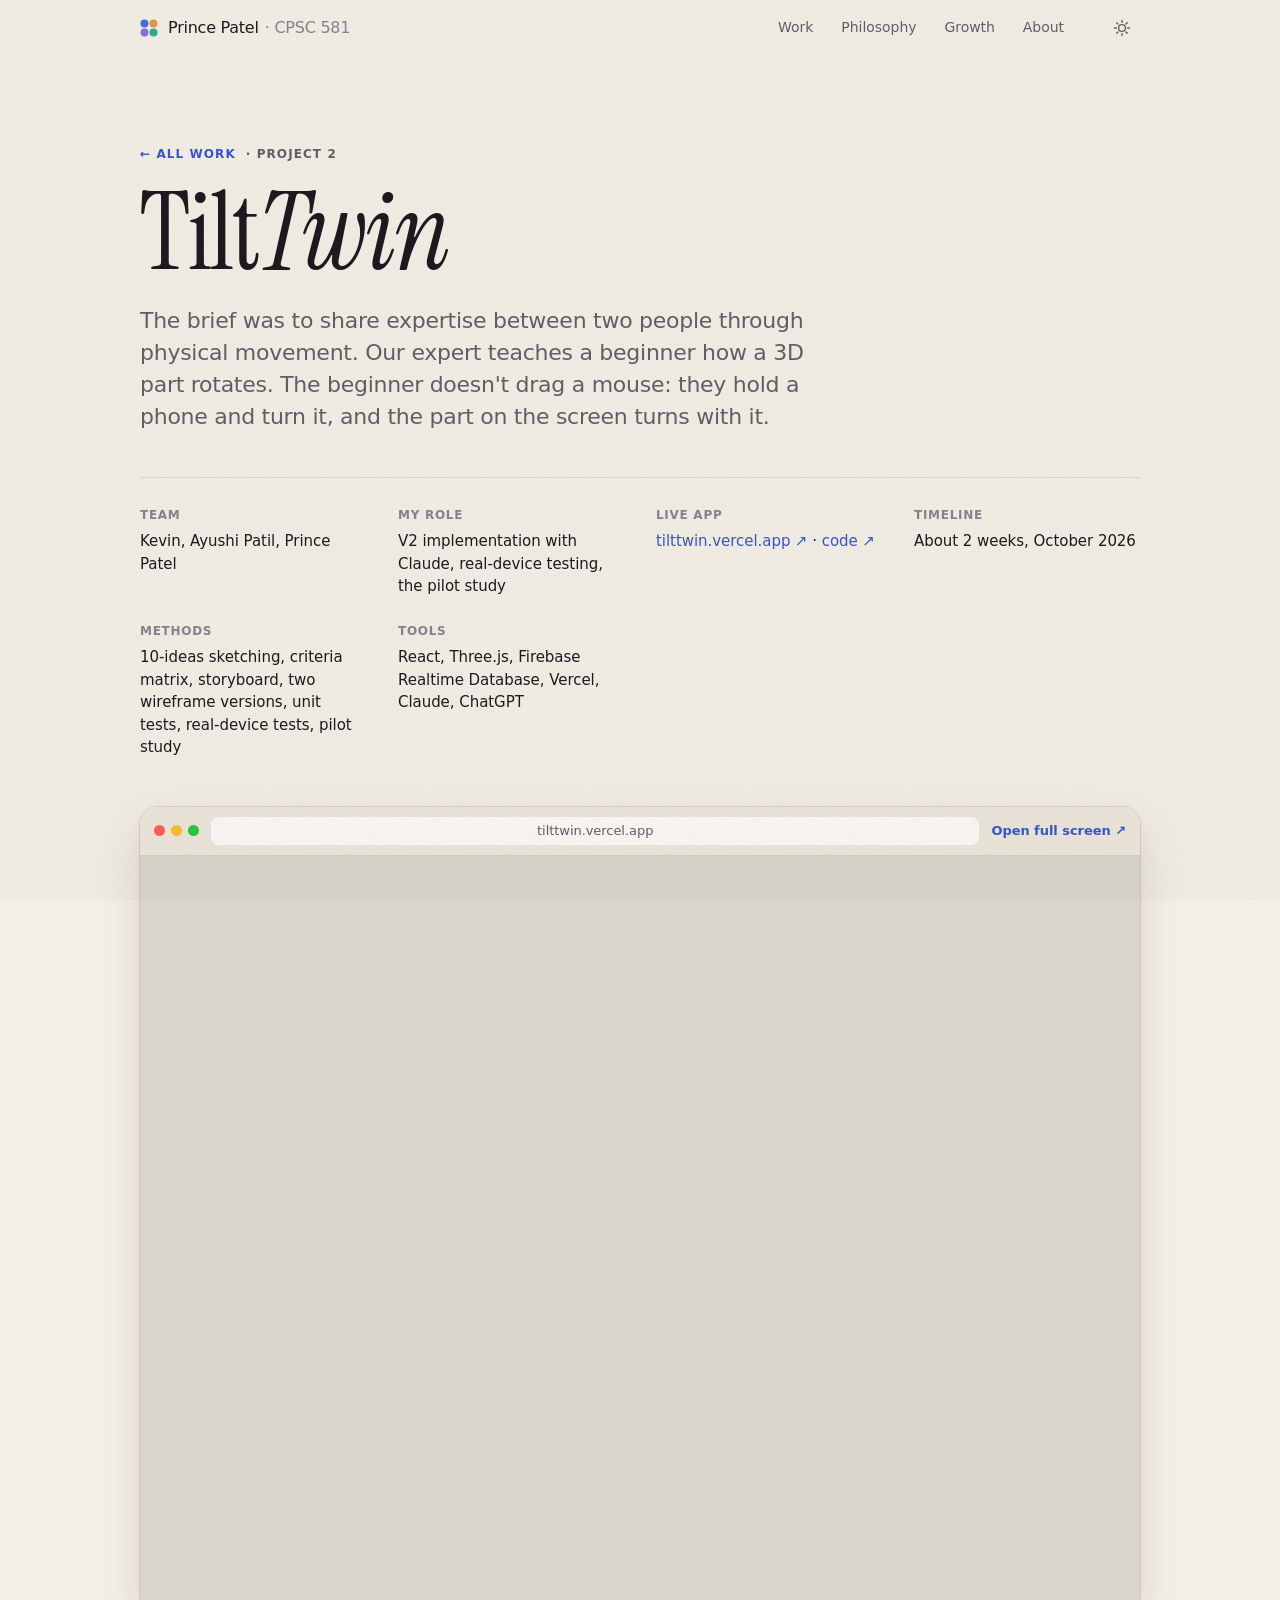
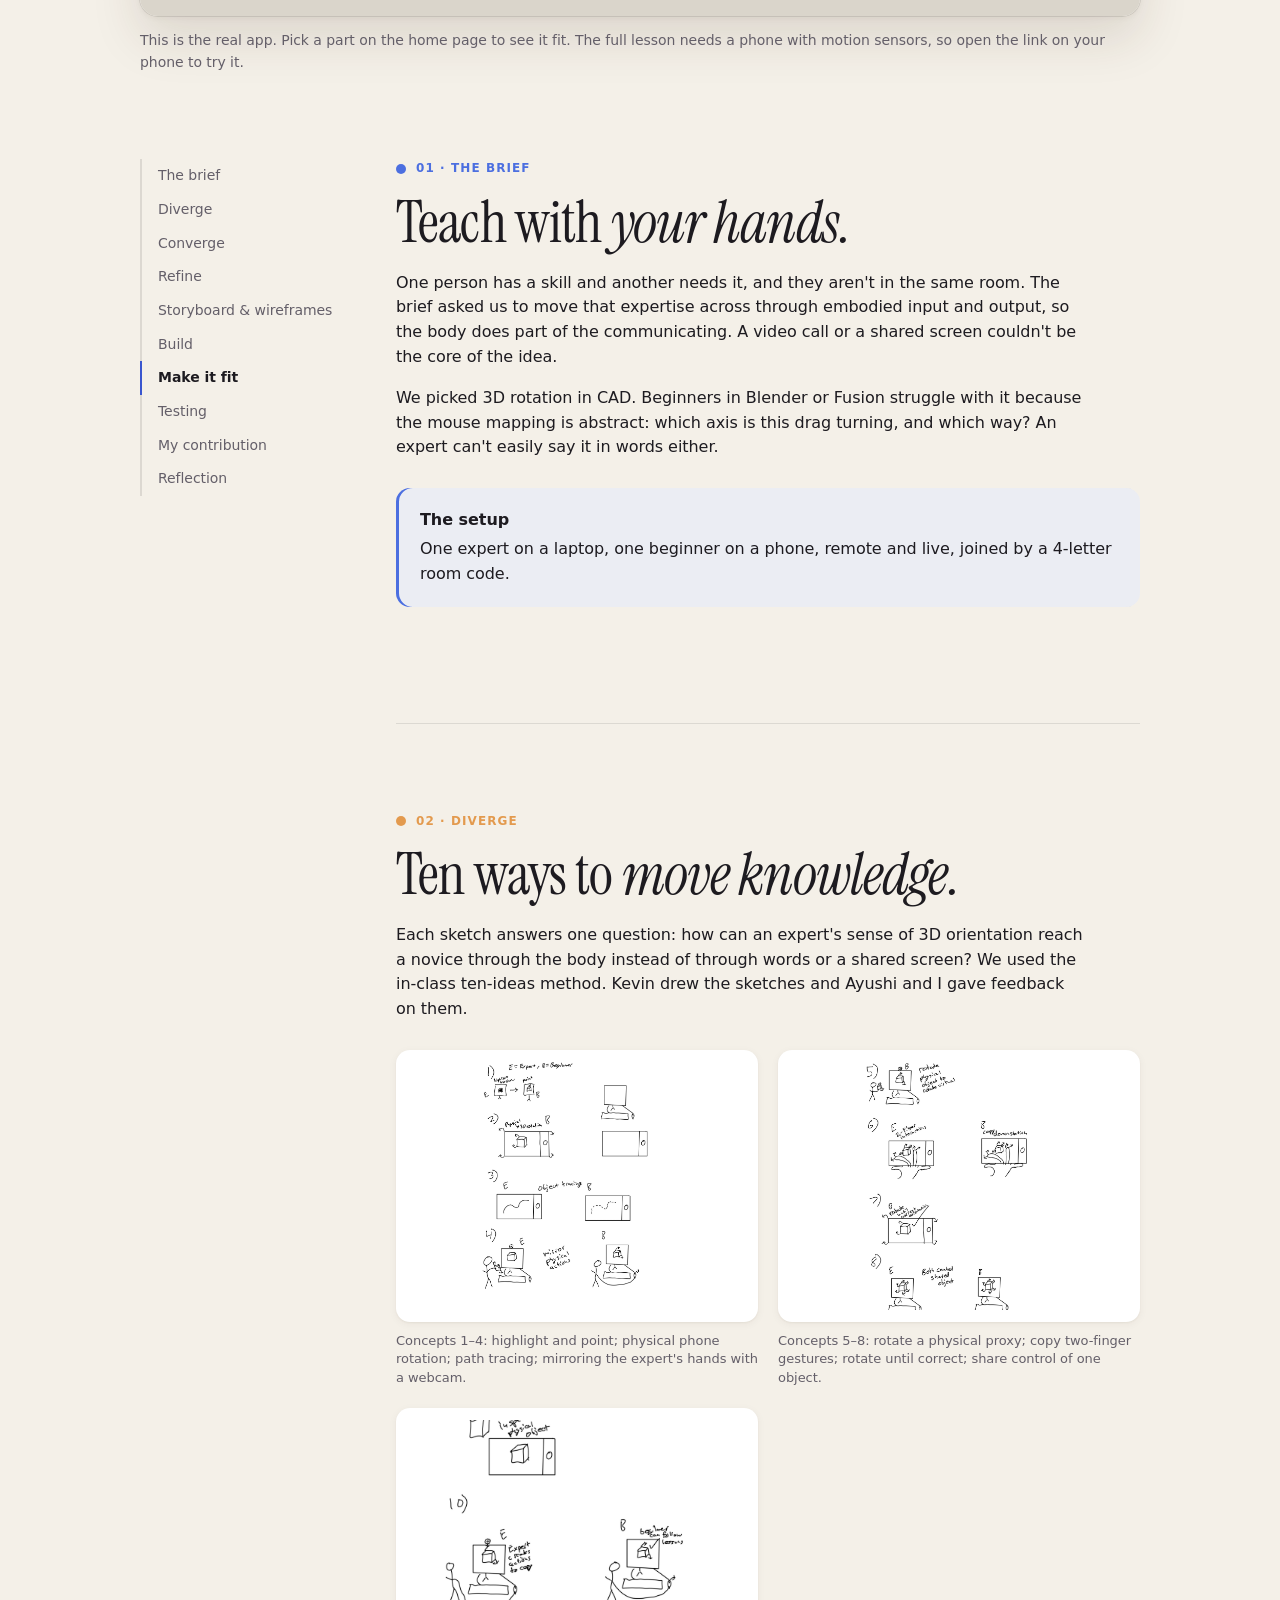
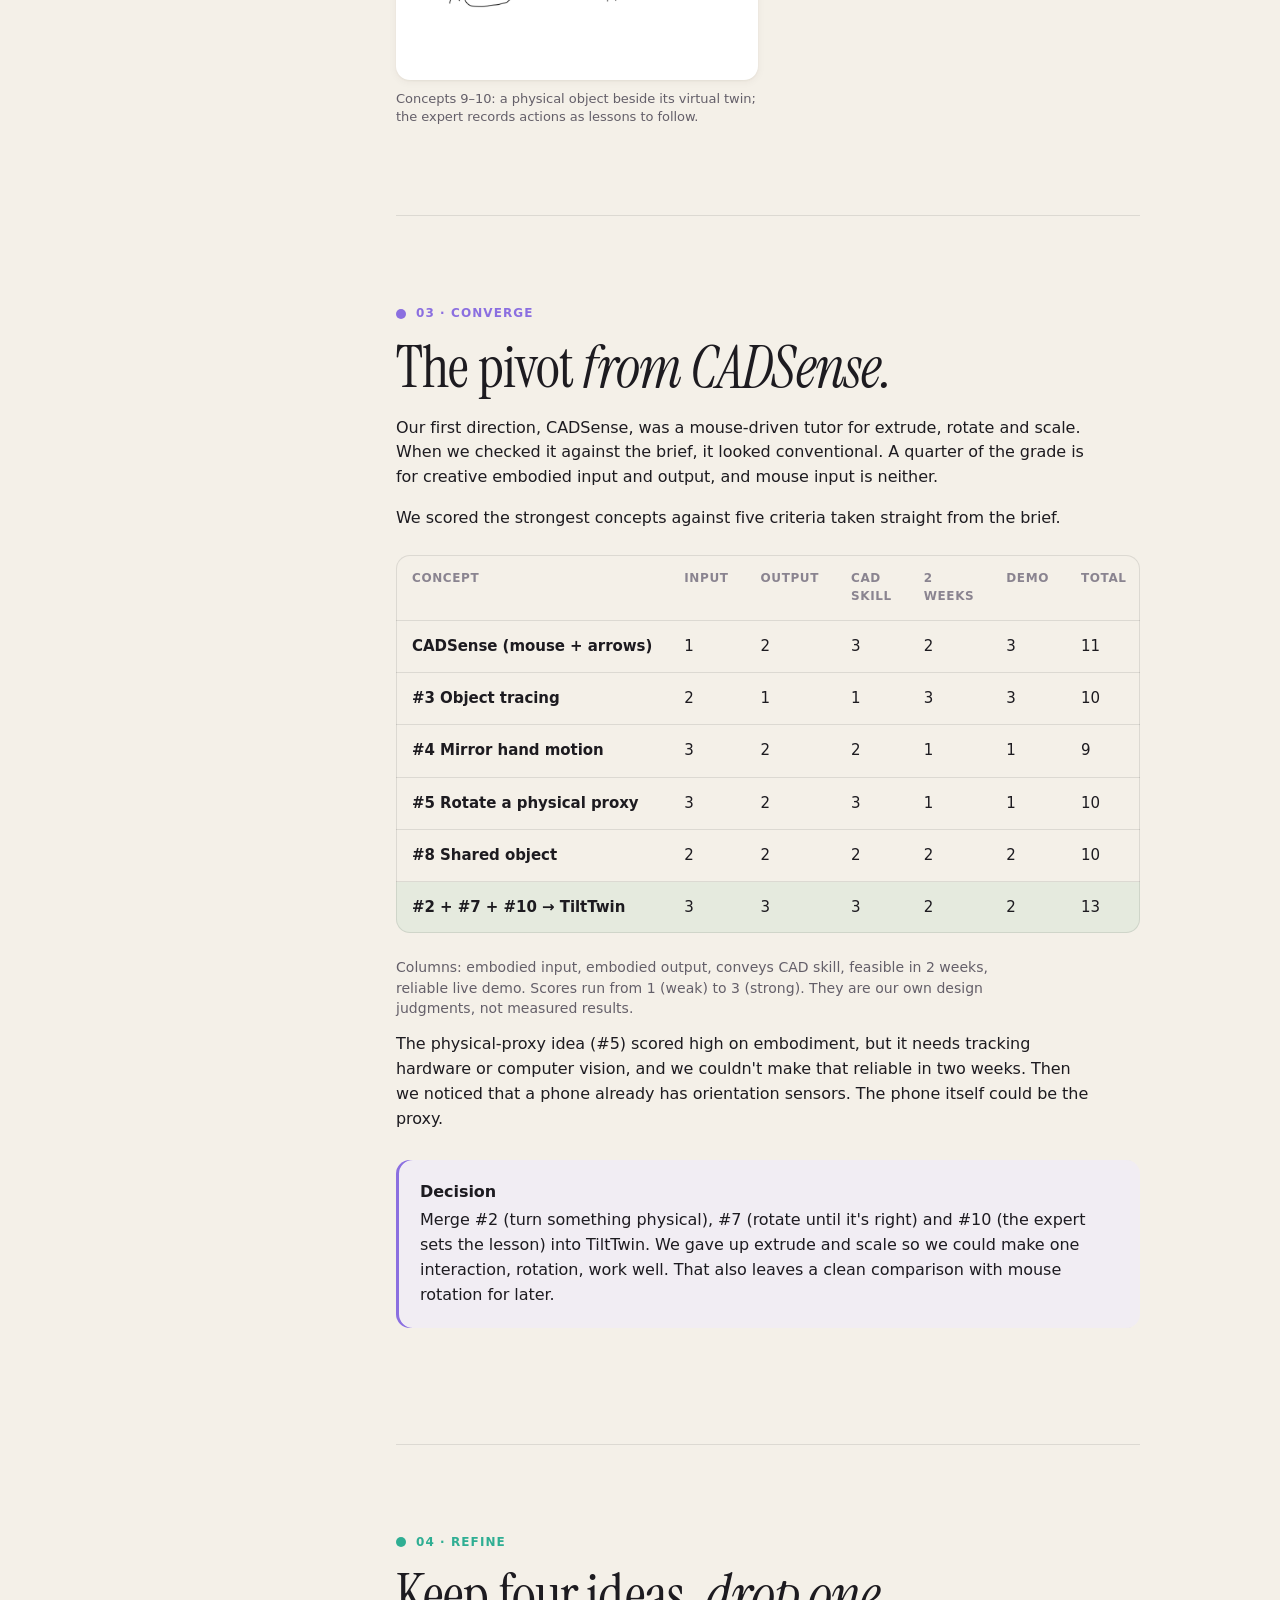
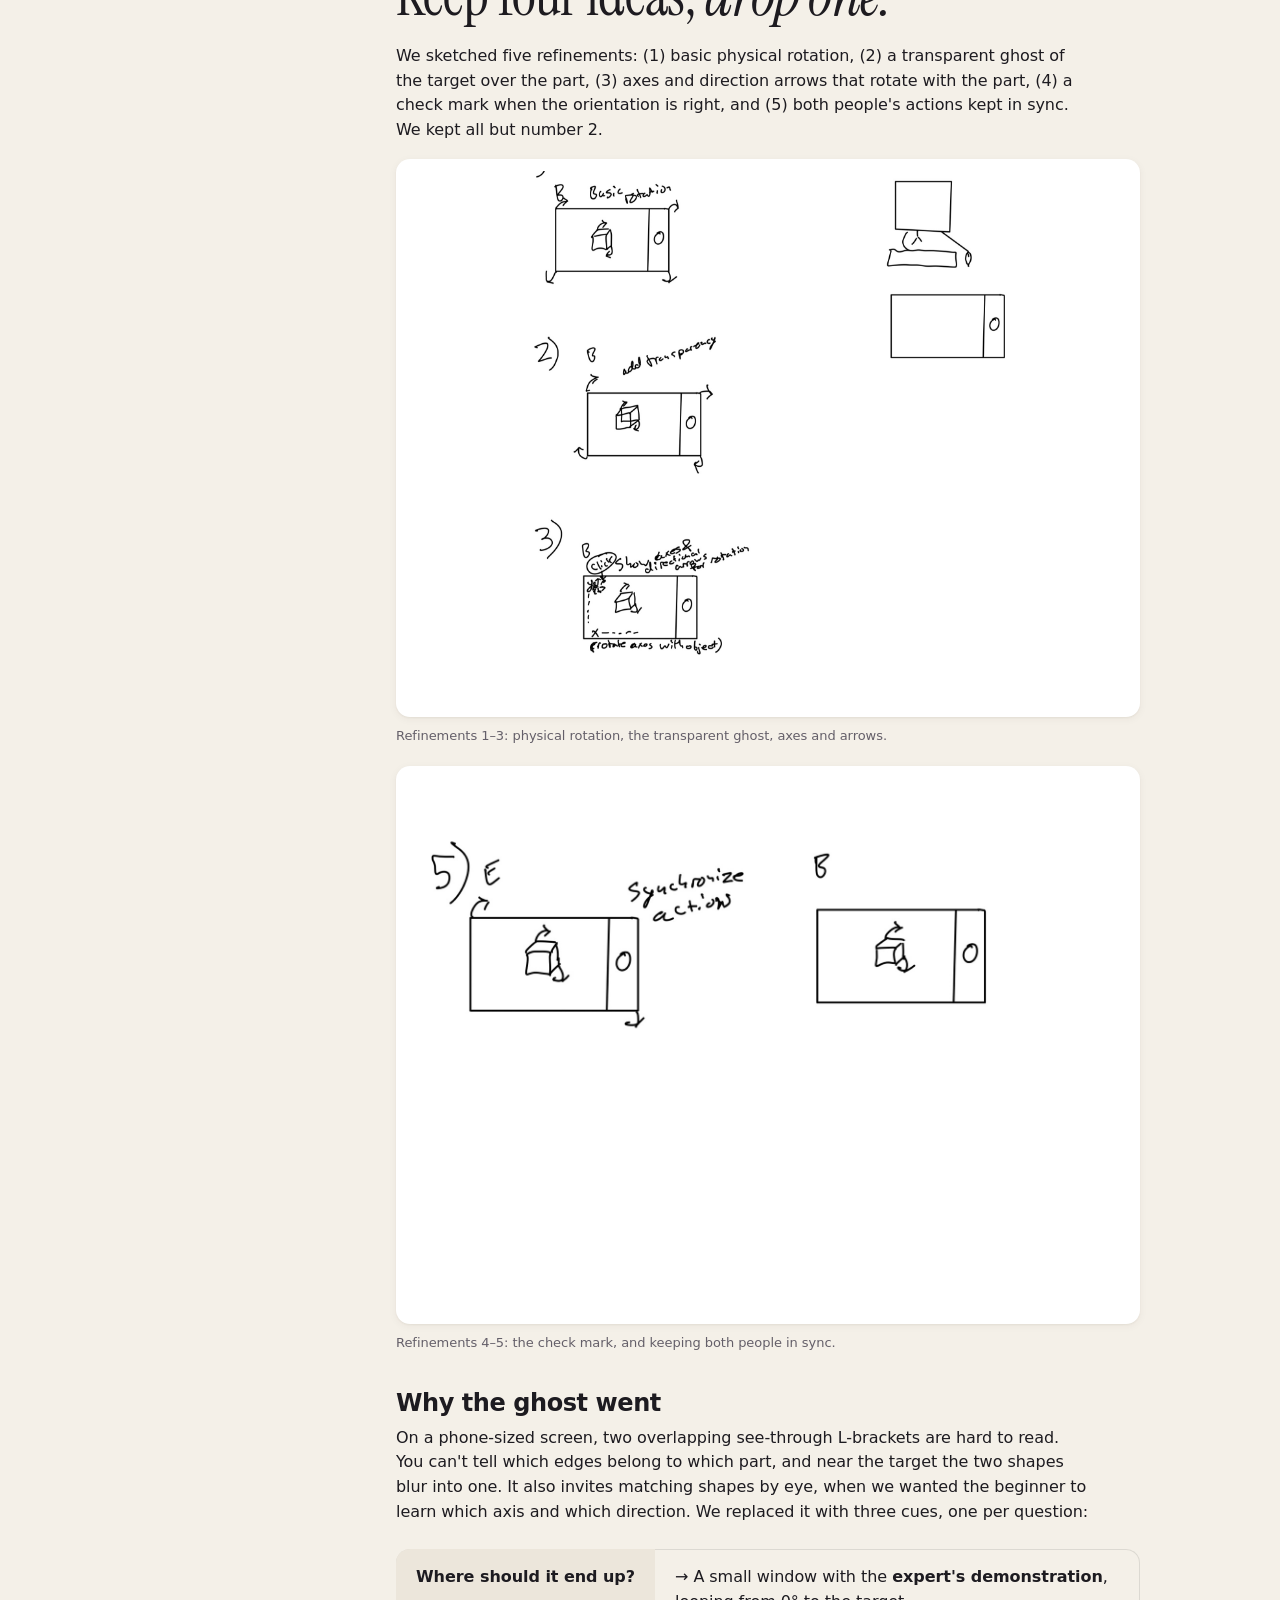
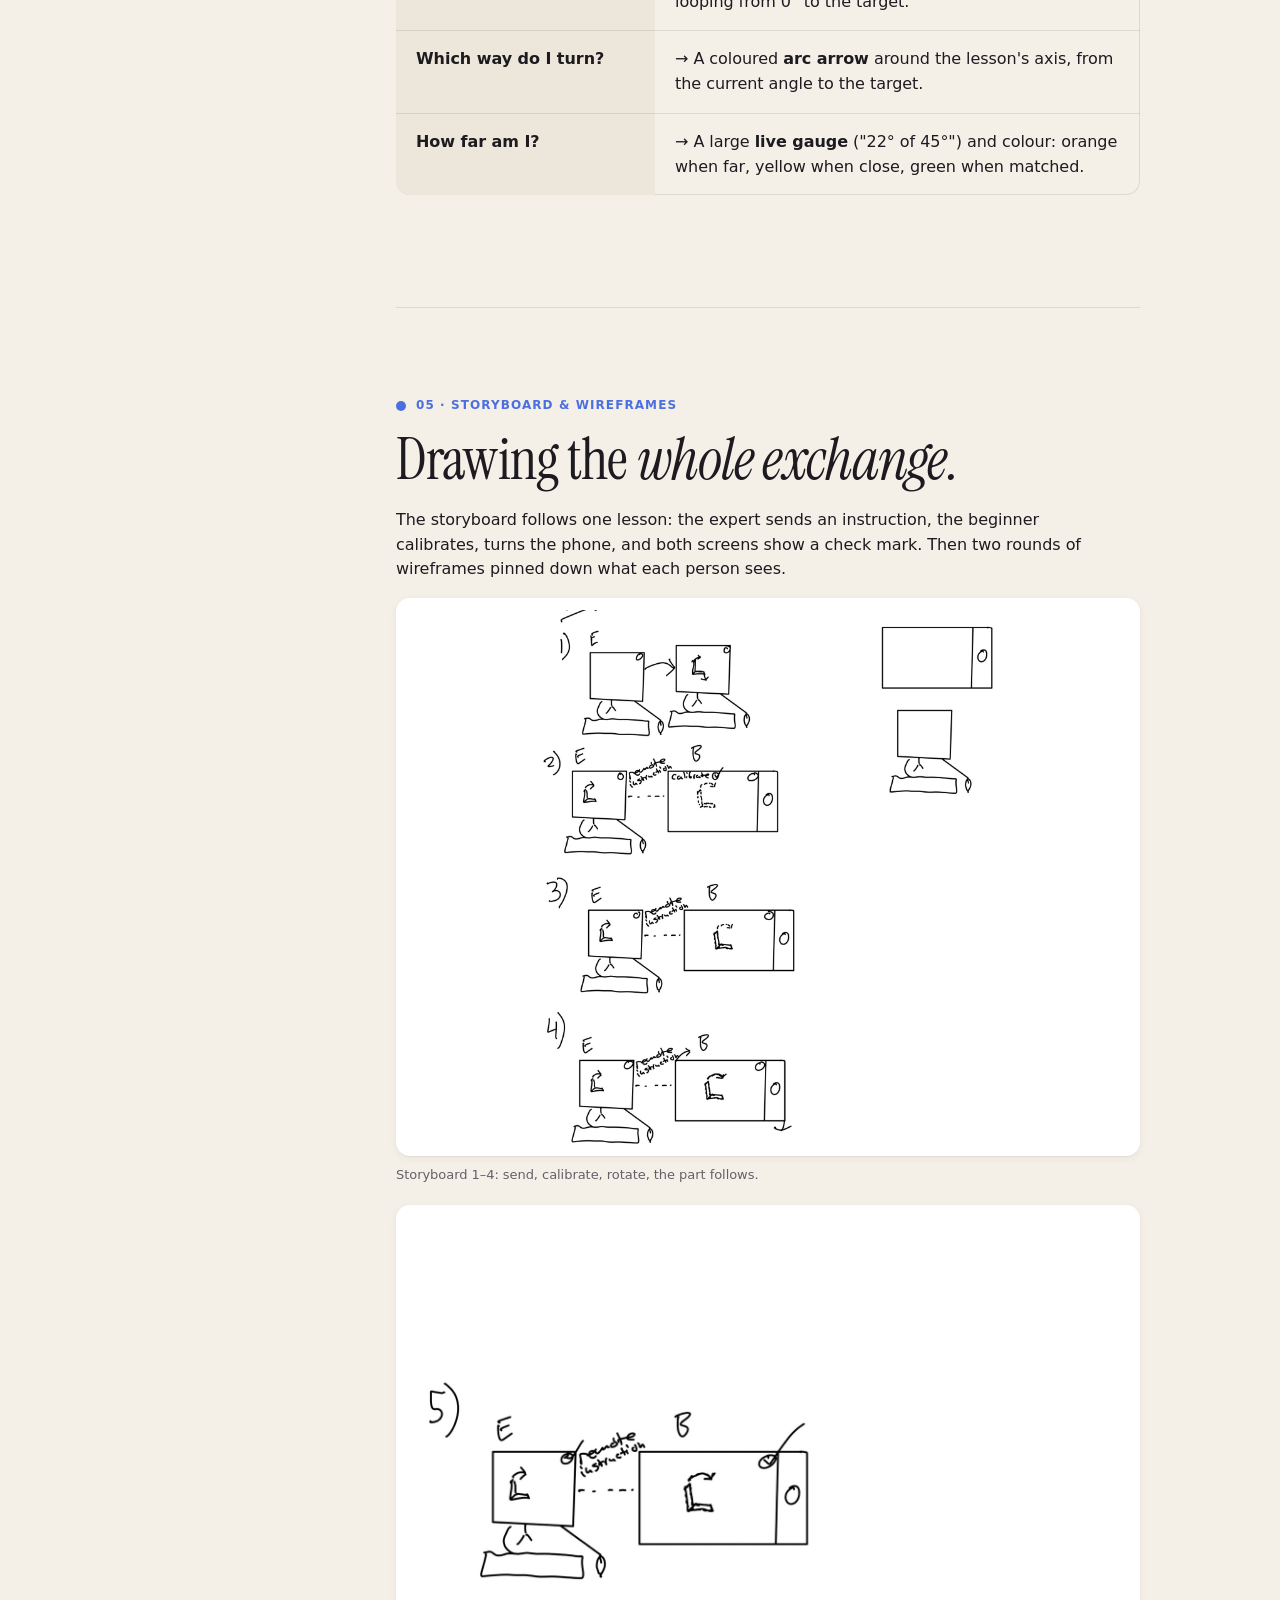
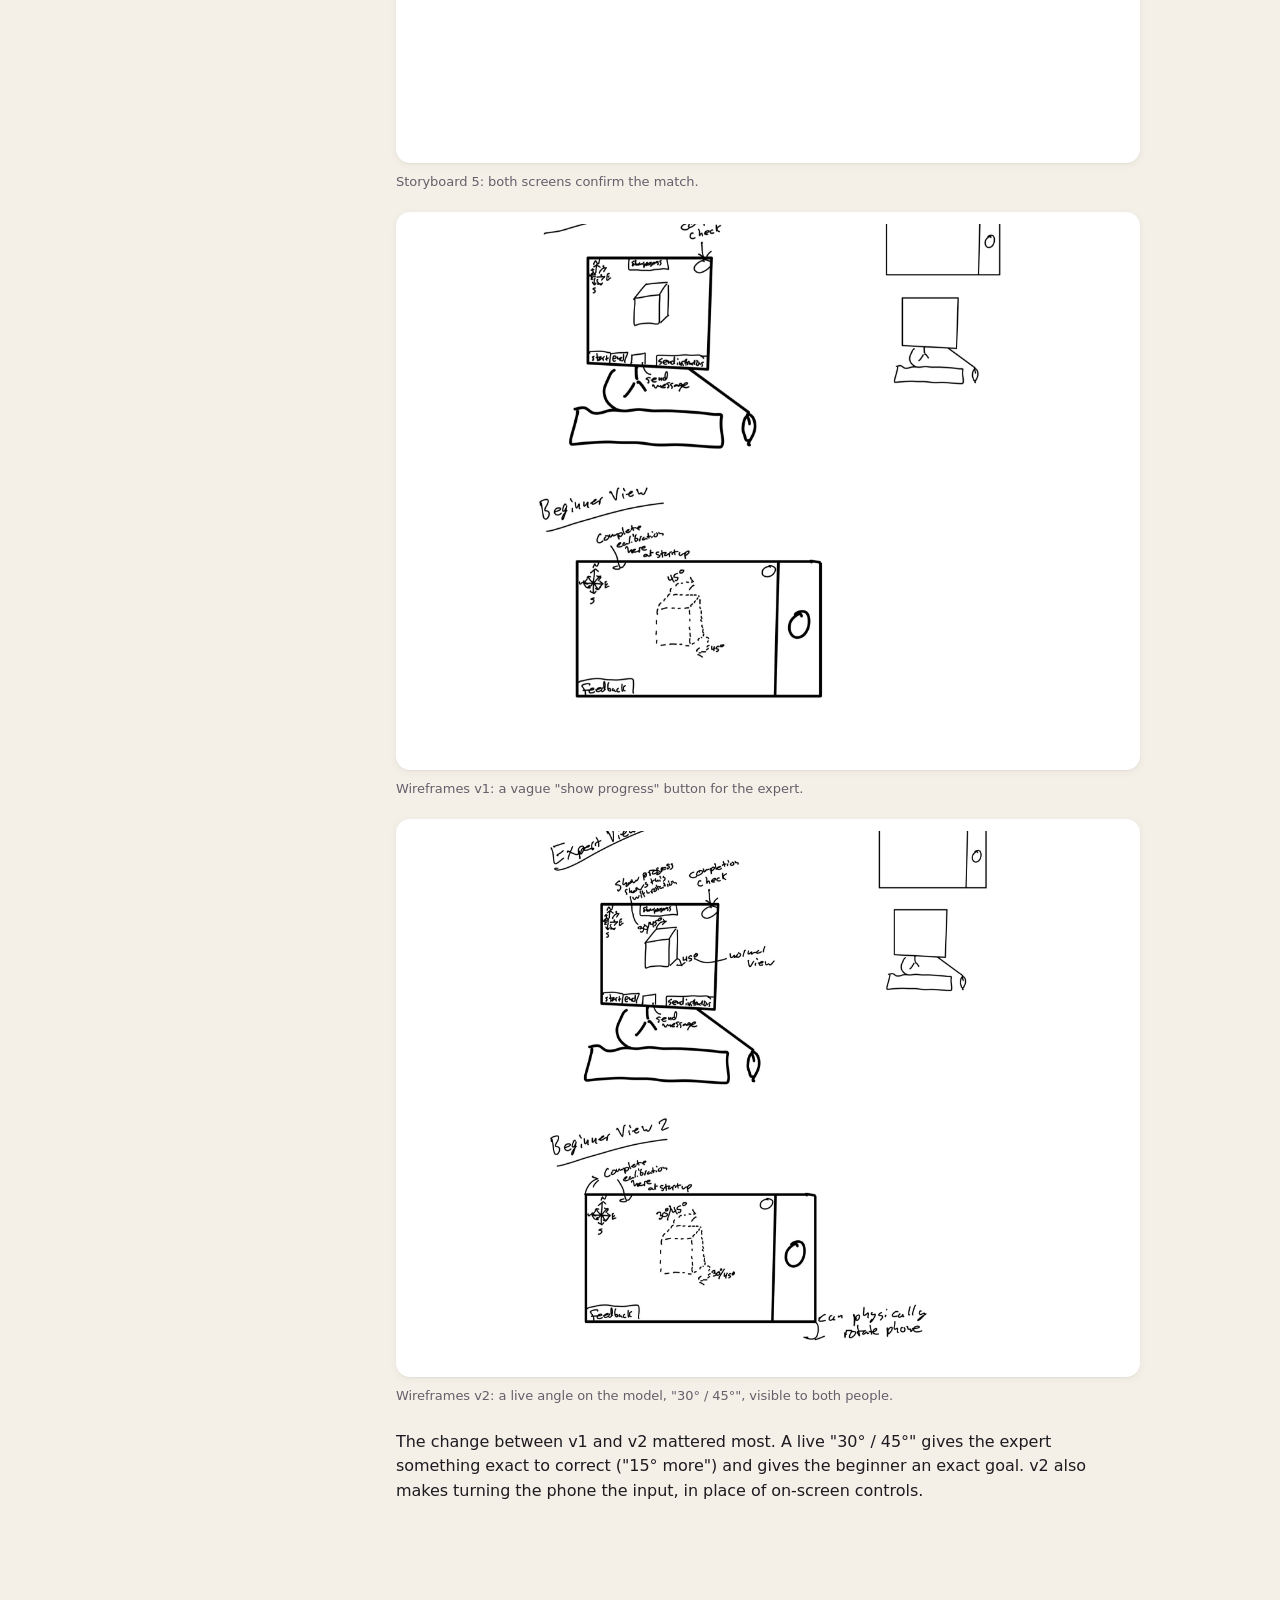
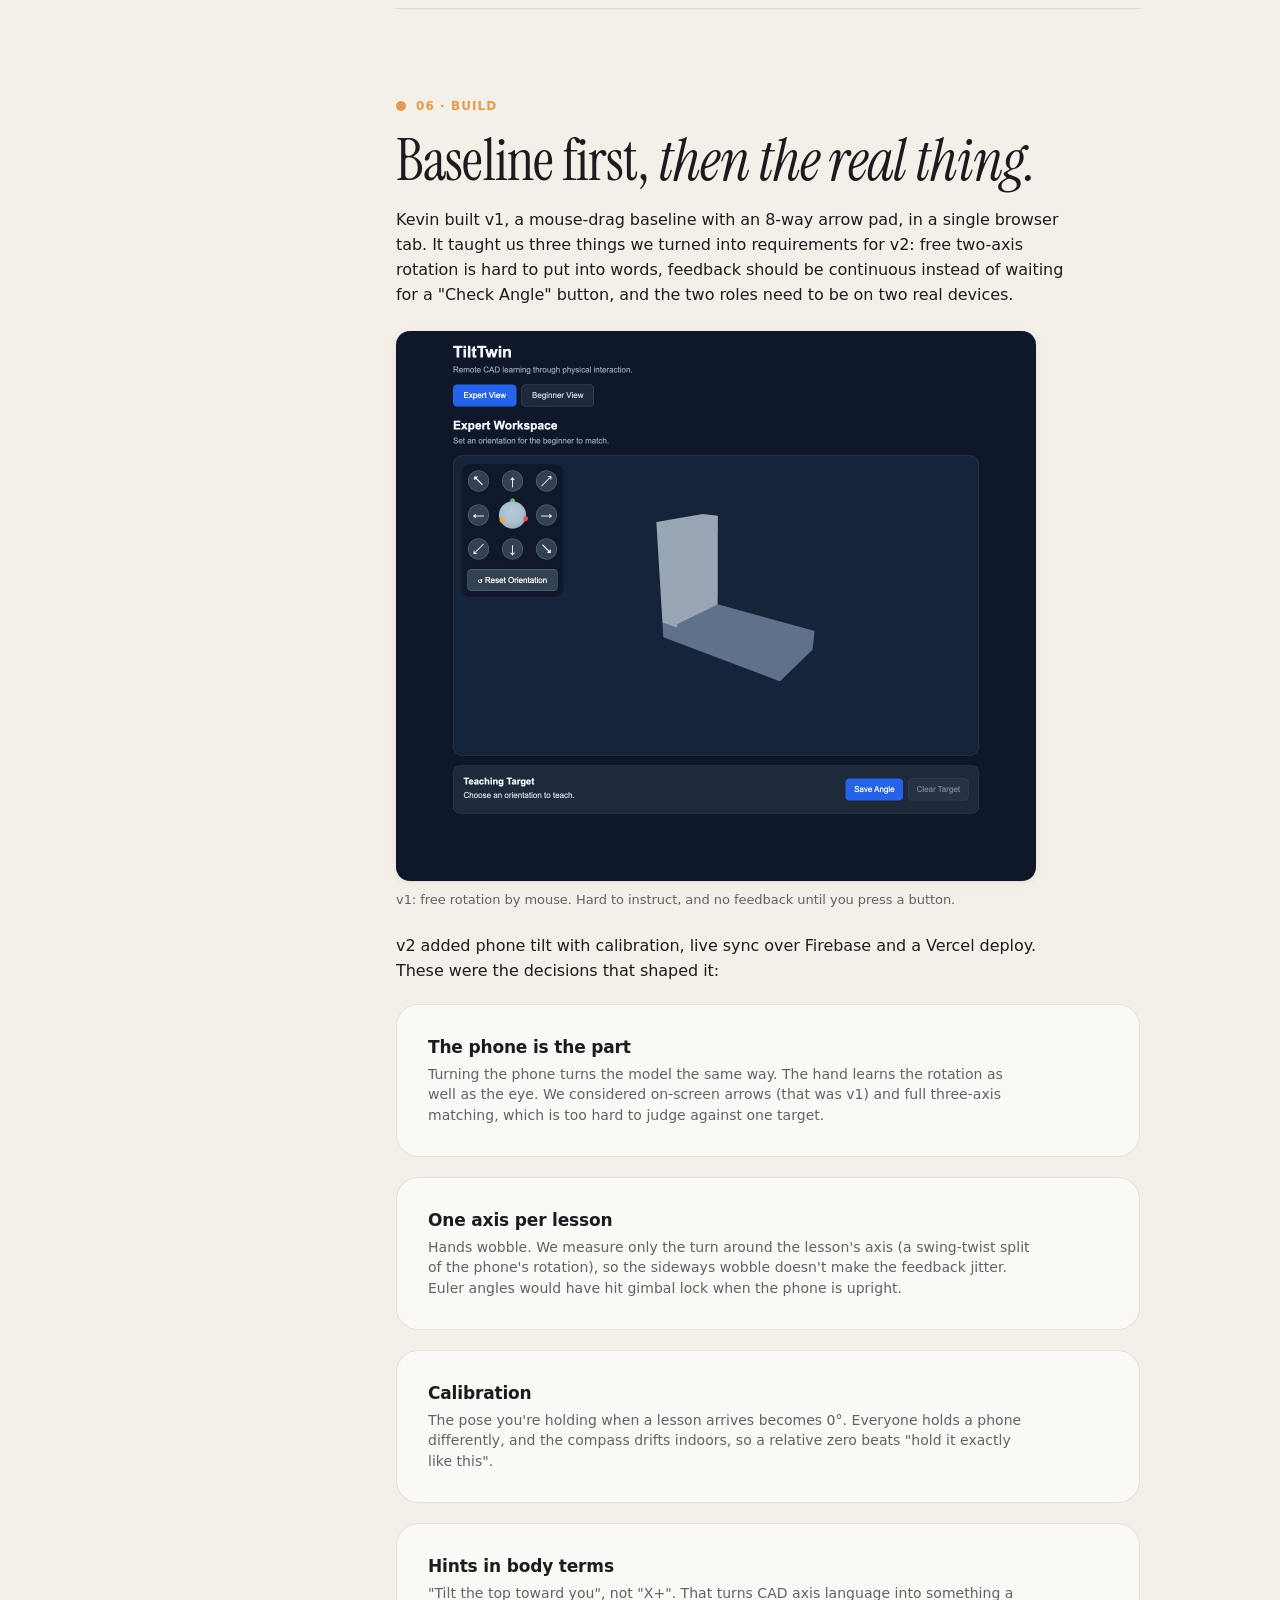
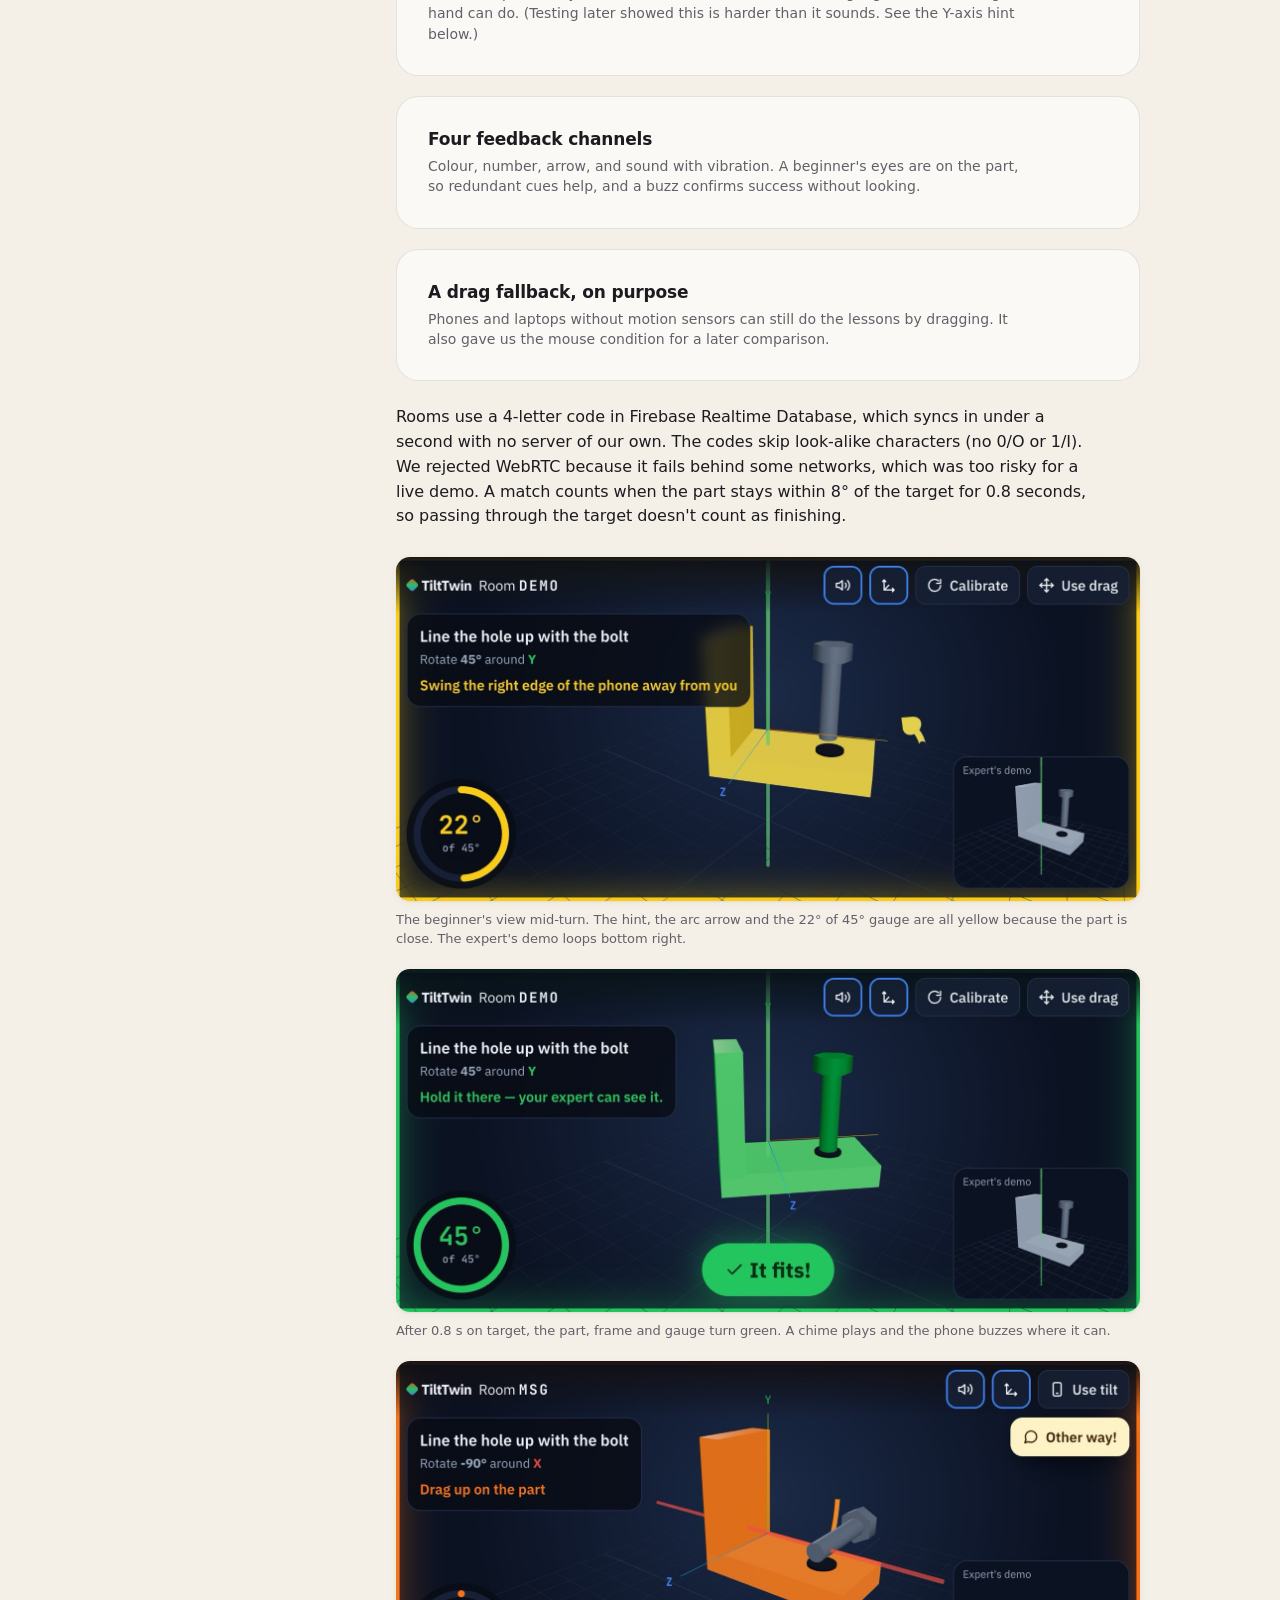
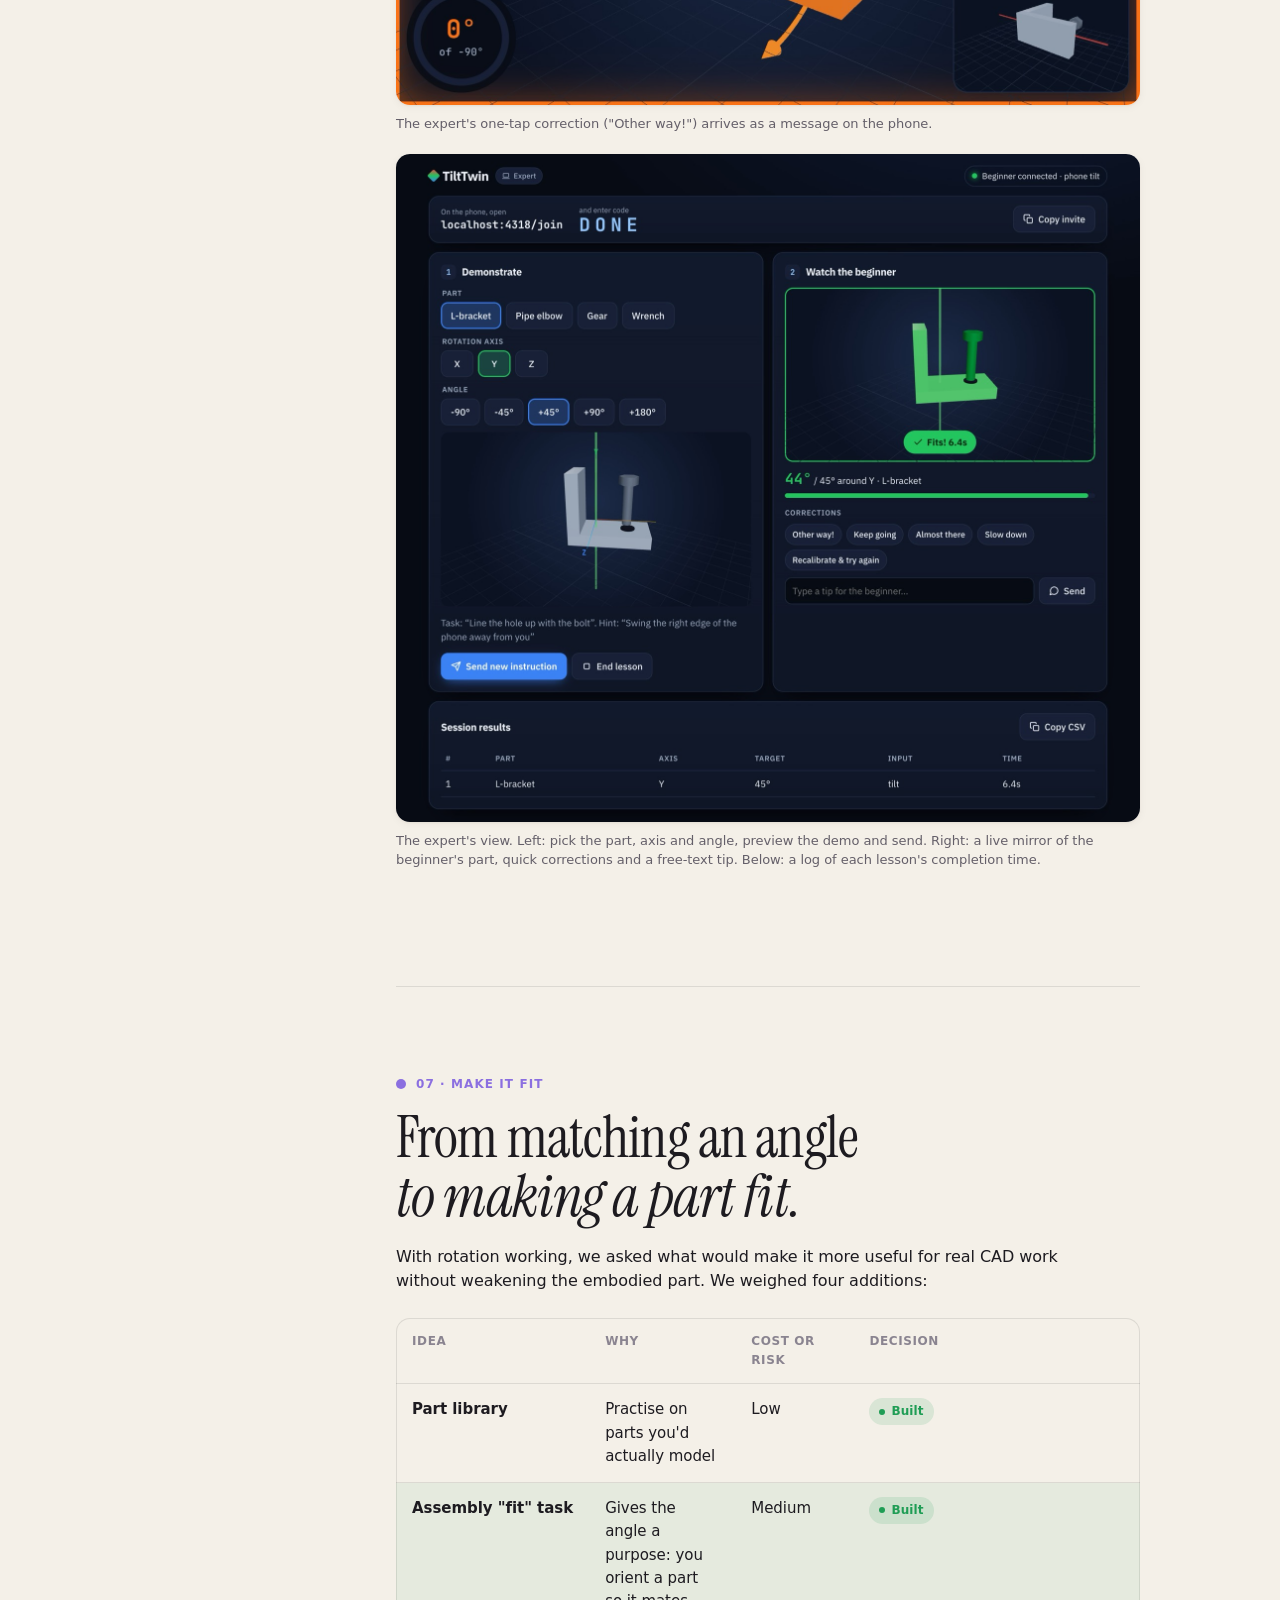
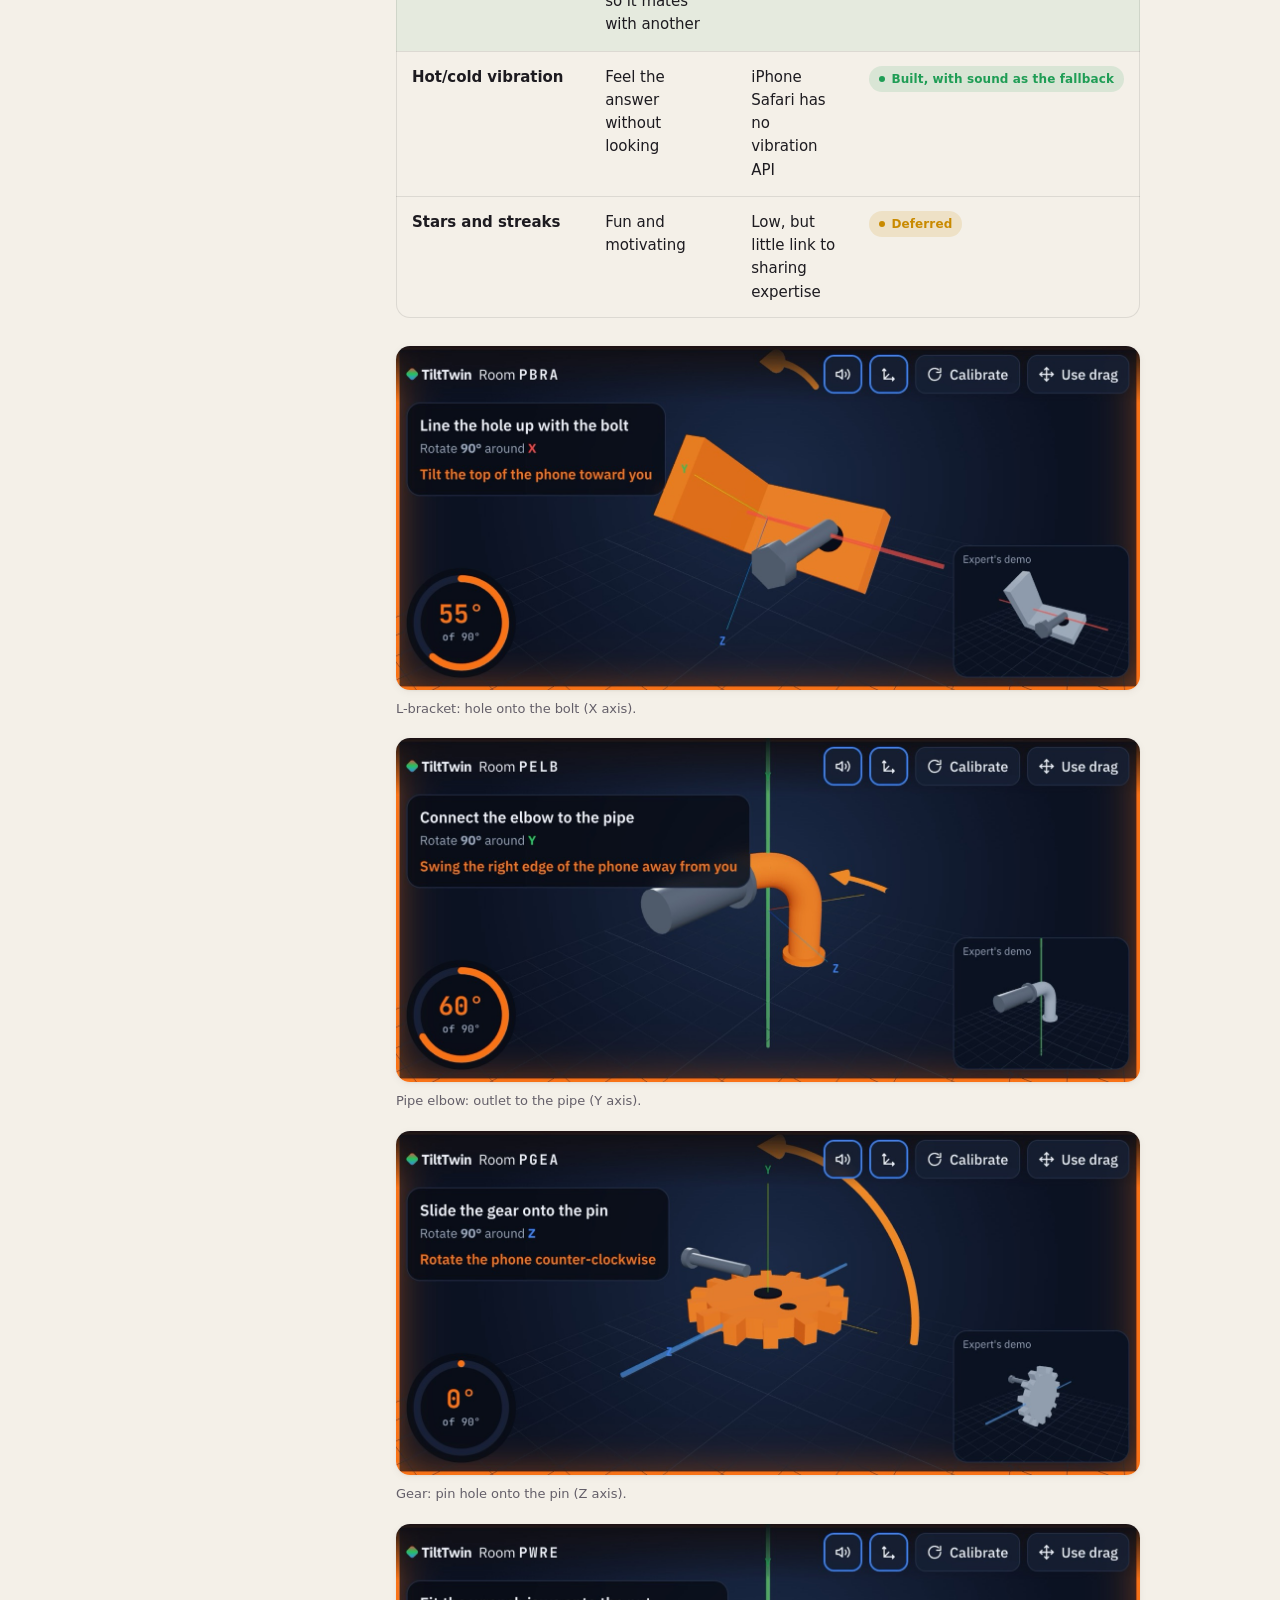
<file: project-2.html>
<!doctype html>
<html lang="en">
<head>
  <meta charset="utf-8">
  <meta name="viewport" content="width=device-width, initial-scale=1">
  <title>TiltTwin · Prince Patel</title>
  <meta name="description" content="CPSC 581 Project 2 case study: TiltTwin, where an expert teaches a beginner 3D rotation and the beginner turns their own phone to match. Ten concepts, one pivot, a real-device pilot.">
  <meta name="theme-color" content="#f4f0e8" media="(prefers-color-scheme: light)">
  <meta name="theme-color" content="#121014" media="(prefers-color-scheme: dark)">
  <link rel="icon" href="data:image/svg+xml,<svg xmlns='http://www.w3.org/2000/svg' viewBox='0 0 100 100'><circle cx='28' cy='28' r='22' fill='%234c6fe0'/><circle cx='72' cy='28' r='22' fill='%23e39a4e'/><circle cx='28' cy='72' r='22' fill='%238b6fe0'/><circle cx='72' cy='72' r='22' fill='%232fae93'/></svg>">
  <link rel="preconnect" href="https://fonts.googleapis.com">
  <link rel="preconnect" href="https://fonts.gstatic.com" crossorigin>
  <link rel="stylesheet" href="https://fonts.googleapis.com/css2?family=Instrument+Serif:ital@0;1&family=Manrope:wght@500;600;700;800&display=swap">
  <link rel="stylesheet" href="css/style.css?v=8">
  <script>
    // Pick the theme before first paint: saved choice, else the system setting.
    (function () { var t; try { t = localStorage.getItem('theme'); } catch (e) {}
      document.documentElement.dataset.theme = t || (matchMedia('(prefers-color-scheme: dark)').matches ? 'dark' : 'light'); })();
  </script>
</head>
<body>
  <a class="skip" href="#main">Skip to content</a>

  <nav class="nav" aria-label="Primary">
    <div class="wrap">
      <a class="brand" href="index.html" aria-label="Prince Patel, home">
        <svg class="mark" viewBox="0 0 18 18" aria-hidden="true"><circle cx="4.5" cy="4.5" r="4" fill="var(--prince)"/><circle cx="13.5" cy="4.5" r="4" fill="var(--mark)"/><circle cx="4.5" cy="13.5" r="4" fill="var(--ayushi)"/><circle cx="13.5" cy="13.5" r="4" fill="var(--adrian)"/></svg>
        <span class="name">Prince Patel</span> <span>· CPSC 581</span>
      </a>
      <ul>
        <li><a href="index.html#work">Work</a></li>
        <li><a href="index.html#philosophy">Philosophy</a></li>
        <li><a href="index.html#growth">Growth</a></li>
        <li><a href="index.html#about">About</a></li>
      </ul>
      <button class="theme-toggle" type="button" aria-label="Switch theme">
        <svg class="sun" viewBox="0 0 24 24" fill="none" stroke="currentColor" stroke-width="1.8" stroke-linecap="round" aria-hidden="true"><circle cx="12" cy="12" r="4.5"/><path d="M12 2v2.5M12 19.5V22M2 12h2.5M19.5 12H22M4.9 4.9l1.8 1.8M17.3 17.3l1.8 1.8M4.9 19.1l1.8-1.8M17.3 6.7l1.8-1.8"/></svg>
        <svg class="moon" viewBox="0 0 24 24" fill="none" stroke="currentColor" stroke-width="1.8" stroke-linecap="round" stroke-linejoin="round" aria-hidden="true"><path d="M20.5 14.5A8.5 8.5 0 1 1 9.5 3.5a7 7 0 0 0 11 11z"/></svg>
      </button>
    </div>
  </nav>

  <main id="main">
    <header class="cs-hero">
      <div class="wrap">
        <p class="eyebrow"><a href="index.html#work">← All work</a> · Project 2</p>
        <h1 class="display">Tilt<em>Twin</em></h1>
        <p class="lead">The brief was to share expertise between two people through physical movement. Our expert teaches a beginner how a 3D part rotates. The beginner doesn't drag a mouse: they hold a phone and turn it, and the part on the screen turns with it.</p>

        <dl class="facts">
          <div><dt>Team</dt><dd>Kevin, Ayushi Patil, Prince Patel</dd></div>
          <div><dt>My role</dt><dd>V2 implementation with Claude, real-device testing, the pilot study</dd></div>
          <div><dt>Live app</dt><dd><a href="https://tilttwin.vercel.app" target="_blank" rel="noopener">tilttwin.vercel.app ↗</a> · <a href="https://github.com/Kevin398/CPSC581-TiltTwin" target="_blank" rel="noopener">code ↗</a></dd></div>
          <div><dt>Timeline</dt><dd>About 2 weeks, October 2026</dd></div>
          <div><dt>Methods</dt><dd>10-ideas sketching, criteria matrix, storyboard, two wireframe versions, unit tests, real-device tests, pilot study</dd></div>
          <div><dt>Tools</dt><dd>React, Three.js, Firebase Realtime Database, Vercel, Claude, ChatGPT</dd></div>
        </dl>

        <div class="device">
          <div class="bar">
            <span class="lights" aria-hidden="true"><i></i><i></i><i></i></span>
            <span class="url">tilttwin.vercel.app</span>
            <a class="open" href="https://tilttwin.vercel.app" target="_blank" rel="noopener">Open full screen ↗</a>
          </div>
          <button class="poster" type="button" aria-label="Load the live TiltTwin app">
            <img src="assets/p2/v2-home.jpg" alt="" loading="lazy">
            <span class="play">Tap to load the live app</span>
          </button>
          <iframe data-src="https://tilttwin.vercel.app" title="TiltTwin: the live Project 2 app"></iframe>
          <noscript><iframe src="https://tilttwin.vercel.app" title="TiltTwin: the live Project 2 app"></iframe></noscript>
        </div>
        <p class="embed-note"><span>This is the real app. Pick a part on the home page to see it fit. The full lesson needs a phone with motion sensors, so open the link on your phone to try it.</span></p>
      </div>
    </header>

    <div class="wrap">
      <div class="cs-layout">
        <aside class="toc" aria-label="On this page">
          <ol>
            <li><a href="#brief">The brief</a></li>
            <li><a href="#diverge">Diverge</a></li>
            <li><a href="#converge">Converge</a></li>
            <li><a href="#refine">Refine</a></li>
            <li><a href="#specify">Storyboard &amp; wireframes</a></li>
            <li><a href="#build">Build</a></li>
            <li><a href="#fit">Make it fit</a></li>
            <li><a href="#testing">Testing</a></li>
            <li><a href="#contribution">My contribution</a></li>
            <li><a href="#reflection">Reflection</a></li>
          </ol>
        </aside>

        <article>
          <!-- ===== BRIEF ===== -->
          <section class="chapter" id="brief">
            <p class="eyebrow">01 · The brief</p>
            <h2>Teach with <em>your hands.</em></h2>
            <p>One person has a skill and another needs it, and they aren't in the same room. The brief asked us to move that expertise across through embodied input and output, so the body does part of the communicating. A video call or a shared screen couldn't be the core of the idea.</p>
            <p>We picked 3D rotation in CAD. Beginners in Blender or Fusion struggle with it because the mouse mapping is abstract: which axis is this drag turning, and which way? An expert can't easily say it in words either.</p>
            <div class="callout">
              <strong>The setup</strong>
              <p>One expert on a laptop, one beginner on a phone, remote and live, joined by a 4-letter room code.</p>
            </div>
          </section>

          <!-- ===== DIVERGE ===== -->
          <section class="chapter" id="diverge">
            <p class="eyebrow">02 · Diverge</p>
            <h2>Ten ways to <em>move knowledge.</em></h2>
            <p>Each sketch answers one question: how can an expert's sense of 3D orientation reach a novice through the body instead of through words or a shared screen? We used the in-class ten-ideas method. Kevin drew the sketches and Ayushi and I gave feedback on them.</p>
            <div class="grid three" style="margin-top:28px">
              <figure class="reveal">
                <button class="fig contain" type="button"><img src="assets/p2/01-concept-exploration-p1.jpg" alt="Pencil sketches of concepts 1 to 4: highlight and point, physical 3D rotation of a phone, object tracing, and mirroring hand motion through a webcam." loading="lazy"></button>
                <figcaption>Concepts 1–4: highlight and point; physical phone rotation; path tracing; mirroring the expert's hands with a webcam.</figcaption>
              </figure>
              <figure class="reveal">
                <button class="fig contain" type="button"><img src="assets/p2/01-concept-exploration-p2.jpg" alt="Pencil sketches of concepts 5 to 8: rotating a physical proxy object, copying two-finger gestures, rotating until correct, and two people controlling one shared object." loading="lazy"></button>
                <figcaption>Concepts 5–8: rotate a physical proxy; copy two-finger gestures; rotate until correct; share control of one object.</figcaption>
              </figure>
              <figure class="reveal">
                <button class="fig contain" type="button"><img src="assets/p2/01-concept-exploration-p3.jpg" alt="Pencil sketches of concepts 9 and 10: inspecting a physical object beside its virtual twin, and an expert recording actions as lessons for the beginner." loading="lazy"></button>
                <figcaption>Concepts 9–10: a physical object beside its virtual twin; the expert records actions as lessons to follow.</figcaption>
              </figure>
            </div>
          </section>

          <!-- ===== CONVERGE ===== -->
          <section class="chapter" id="converge">
            <p class="eyebrow">03 · Converge</p>
            <h2>The pivot <em>from CADSense.</em></h2>
            <p>Our first direction, CADSense, was a mouse-driven tutor for extrude, rotate and scale. When we checked it against the brief, it looked conventional. A quarter of the grade is for creative embodied input and output, and mouse input is neither.</p>
            <p>We scored the strongest concepts against five criteria taken straight from the brief.</p>

            <div class="matrix-wrap reveal">
              <table class="matrix">
                <thead>
                  <tr><th scope="col">Concept</th><th scope="col">Input</th><th scope="col">Output</th><th scope="col">CAD skill</th><th scope="col">2 weeks</th><th scope="col">Demo</th><th scope="col">Total</th></tr>
                </thead>
                <tbody>
                  <tr><th scope="row">CADSense (mouse + arrows)</th><td>1</td><td>2</td><td>3</td><td>2</td><td>3</td><td>11</td></tr>
                  <tr><th scope="row">#3 Object tracing</th><td>2</td><td>1</td><td>1</td><td>3</td><td>3</td><td>10</td></tr>
                  <tr><th scope="row">#4 Mirror hand motion</th><td>3</td><td>2</td><td>2</td><td>1</td><td>1</td><td>9</td></tr>
                  <tr><th scope="row">#5 Rotate a physical proxy</th><td>3</td><td>2</td><td>3</td><td>1</td><td>1</td><td>10</td></tr>
                  <tr><th scope="row">#8 Shared object</th><td>2</td><td>2</td><td>2</td><td>2</td><td>2</td><td>10</td></tr>
                  <tr class="win"><th scope="row">#2 + #7 + #10 → TiltTwin</th><td>3</td><td>3</td><td>3</td><td>2</td><td>2</td><td>13</td></tr>
                </tbody>
              </table>
            </div>
            <p class="small muted">Columns: embodied input, embodied output, conveys CAD skill, feasible in 2 weeks, reliable live demo. Scores run from 1 (weak) to 3 (strong). They are our own design judgments, not measured results.</p>

            <p>The physical-proxy idea (#5) scored high on embodiment, but it needs tracking hardware or computer vision, and we couldn't make that reliable in two weeks. Then we noticed that a phone already has orientation sensors. The phone itself could be the proxy.</p>
            <div class="callout">
              <strong>Decision</strong>
              <p>Merge #2 (turn something physical), #7 (rotate until it's right) and #10 (the expert sets the lesson) into TiltTwin. We gave up extrude and scale so we could make one interaction, rotation, work well. That also leaves a clean comparison with mouse rotation for later.</p>
            </div>
          </section>

          <!-- ===== REFINE ===== -->
          <section class="chapter" id="refine">
            <p class="eyebrow">04 · Refine</p>
            <h2>Keep four ideas, <em>drop one.</em></h2>
            <p>We sketched five refinements: (1) basic physical rotation, (2) a transparent ghost of the target over the part, (3) axes and direction arrows that rotate with the part, (4) a check mark when the orientation is right, and (5) both people's actions kept in sync. We kept all but number 2.</p>
            <div class="grid two">
              <figure class="reveal">
                <button class="fig contain" type="button"><img src="assets/p2/02-tilttwin-refinements-p1.jpg" alt="Refinement sketches 1 to 3: basic physical rotation, a transparent ghost of the target over the part, and axis arrows that rotate with the object." loading="lazy"></button>
                <figcaption>Refinements 1–3: physical rotation, the transparent ghost, axes and arrows.</figcaption>
              </figure>
              <figure class="reveal">
                <button class="fig contain" type="button"><img src="assets/p2/02-tilttwin-refinements-p2.jpg" alt="Refinement sketches 4 and 5: a check mark on reaching the right orientation, and synchronising the expert's and beginner's actions." loading="lazy"></button>
                <figcaption>Refinements 4–5: the check mark, and keeping both people in sync.</figcaption>
              </figure>
            </div>
            <h3 style="margin-top:36px">Why the ghost went</h3>
            <p>On a phone-sized screen, two overlapping see-through L-brackets are hard to read. You can't tell which edges belong to which part, and near the target the two shapes blur into one. It also invites matching shapes by eye, when we wanted the beginner to learn which axis and which direction. We replaced it with three cues, one per question:</p>
            <div class="spec">
              <div class="k">Where should it end up?</div><div class="v">→ A small window with the <strong>expert's demonstration</strong>, looping from 0° to the target.</div>
              <div class="k">Which way do I turn?</div><div class="v">→ A coloured <strong>arc arrow</strong> around the lesson's axis, from the current angle to the target.</div>
              <div class="k">How far am I?</div><div class="v">→ A large <strong>live gauge</strong> ("22° of 45°") and colour: orange when far, yellow when close, green when matched.</div>
            </div>
          </section>

          <!-- ===== SPECIFY ===== -->
          <section class="chapter" id="specify">
            <p class="eyebrow">05 · Storyboard &amp; wireframes</p>
            <h2>Drawing the <em>whole exchange.</em></h2>
            <p>The storyboard follows one lesson: the expert sends an instruction, the beginner calibrates, turns the phone, and both screens show a check mark. Then two rounds of wireframes pinned down what each person sees.</p>
            <div class="grid two">
              <figure class="reveal">
                <button class="fig contain" type="button"><img src="assets/p2/03-interaction-storyboard-p1.jpg" alt="Storyboard frames 1 to 4: the expert sends an instruction, the beginner calibrates, then rotates the phone and the part follows." loading="lazy"></button>
                <figcaption>Storyboard 1–4: send, calibrate, rotate, the part follows.</figcaption>
              </figure>
              <figure class="reveal">
                <button class="fig contain" type="button"><img src="assets/p2/03-interaction-storyboard-p2.jpg" alt="Storyboard frame 5: both screens show the completion check mark once the beginner matches." loading="lazy"></button>
                <figcaption>Storyboard 5: both screens confirm the match.</figcaption>
              </figure>
              <figure class="reveal">
                <button class="fig contain" type="button"><img src="assets/p2/04-expert-beginner-wireframes-v1-p1.jpg" alt="Wireframes v1: the expert has a show progress button, start and end, send instruction and a completion check; the beginner sees a dashed target with 45 degree labels and a compass." loading="lazy"></button>
                <figcaption>Wireframes v1: a vague "show progress" button for the expert.</figcaption>
              </figure>
              <figure class="reveal">
                <button class="fig contain" type="button"><img src="assets/p2/05-expert-beginner-wireframes-v2-p1.jpg" alt="Wireframes v2: the expert sees the beginner's live angle, 30 of 45 degrees, on the model; the beginner calibrates at startup and physically rotates the phone." loading="lazy"></button>
                <figcaption>Wireframes v2: a live angle on the model, "30° / 45°", visible to both people.</figcaption>
              </figure>
            </div>
            <p>The change between v1 and v2 mattered most. A live "30° / 45°" gives the expert something exact to correct ("15° more") and gives the beginner an exact goal. v2 also makes turning the phone the input, in place of on-screen controls.</p>
          </section>

          <!-- ===== BUILD ===== -->
          <section class="chapter" id="build">
            <p class="eyebrow">06 · Build</p>
            <h2>Baseline first, <em>then the real thing.</em></h2>
            <p>Kevin built v1, a mouse-drag baseline with an 8-way arrow pad, in a single browser tab. It taught us three things we turned into requirements for v2: free two-axis rotation is hard to put into words, feedback should be continuous instead of waiting for a "Check Angle" button, and the two roles need to be on two real devices.</p>
            <figure class="reveal" style="max-width:640px;margin:24px 0">
              <button class="fig" type="button"><img src="assets/p2/v1-expert-baseline.jpg" alt="The v1 expert workspace: a 3D part with free two-axis rotation by mouse drag or an arrow pad, and a Save Angle button." loading="lazy"></button>
              <figcaption>v1: free rotation by mouse. Hard to instruct, and no feedback until you press a button.</figcaption>
            </figure>

            <p>v2 added phone tilt with calibration, live sync over Firebase and a Vercel deploy. These were the decisions that shaped it:</p>
            <div class="grid two" style="margin-top:20px">
              <div class="card reveal"><h4>The phone is the part</h4><p class="muted small">Turning the phone turns the model the same way. The hand learns the rotation as well as the eye. We considered on-screen arrows (that was v1) and full three-axis matching, which is too hard to judge against one target.</p></div>
              <div class="card reveal"><h4>One axis per lesson</h4><p class="muted small">Hands wobble. We measure only the turn around the lesson's axis (a swing-twist split of the phone's rotation), so the sideways wobble doesn't make the feedback jitter. Euler angles would have hit gimbal lock when the phone is upright.</p></div>
              <div class="card reveal"><h4>Calibration</h4><p class="muted small">The pose you're holding when a lesson arrives becomes 0°. Everyone holds a phone differently, and the compass drifts indoors, so a relative zero beats "hold it exactly like this".</p></div>
              <div class="card reveal"><h4>Hints in body terms</h4><p class="muted small">"Tilt the top toward you", not "X+". That turns CAD axis language into something a hand can do. (Testing later showed this is harder than it sounds. See the Y-axis hint below.)</p></div>
              <div class="card reveal"><h4>Four feedback channels</h4><p class="muted small">Colour, number, arrow, and sound with vibration. A beginner's eyes are on the part, so redundant cues help, and a buzz confirms success without looking.</p></div>
              <div class="card reveal"><h4>A drag fallback, on purpose</h4><p class="muted small">Phones and laptops without motion sensors can still do the lessons by dragging. It also gave us the mouse condition for a later comparison.</p></div>
            </div>
            <p style="margin-top:24px">Rooms use a 4-letter code in Firebase Realtime Database, which syncs in under a second with no server of our own. The codes skip look-alike characters (no 0/O or 1/I). We rejected WebRTC because it fails behind some networks, which was too risky for a live demo. A match counts when the part stays within 8° of the target for 0.8 seconds, so passing through the target doesn't count as finishing.</p>

            <div class="shots">
              <figure class="wide reveal">
                <button class="fig" type="button"><img src="assets/p2/v2-beginner-turning.jpg" alt="Beginner view mid-rotation: instruction 'Line the hole up with the bolt', 'Swing the right edge of the phone away from you', a yellow angle gauge reading 22 degrees of 45, and the expert's looping demo in the corner." loading="lazy"></button>
                <figcaption>The beginner's view mid-turn. The hint, the arc arrow and the 22° of 45° gauge are all yellow because the part is close. The expert's demo loops bottom right.</figcaption>
              </figure>
              <figure class="wide reveal">
                <button class="fig" type="button"><img src="assets/p2/v2-beginner-matched.jpg" alt="Beginner view after a match: the part, frame and gauge turn green and a confirmation appears." loading="lazy"></button>
                <figcaption>After 0.8 s on target, the part, frame and gauge turn green. A chime plays and the phone buzzes where it can.</figcaption>
              </figure>
              <figure class="wide reveal">
                <button class="fig" type="button"><img src="assets/p2/v2-beginner-message.jpg" alt="Beginner view with a toast from the expert reading Other way, during a minus 90 degree lesson on the X axis." loading="lazy"></button>
                <figcaption>The expert's one-tap correction ("Other way!") arrives as a message on the phone.</figcaption>
              </figure>
              <figure class="wide reveal">
                <button class="fig" type="button"><img src="assets/p2/v2-expert-matched.jpg" alt="Expert view: controls on the left to choose an axis, angle and part and send; on the right a live mirror of the beginner's part, quick correction buttons, and a session log of completed lessons with times." loading="lazy"></button>
                <figcaption>The expert's view. Left: pick the part, axis and angle, preview the demo and send. Right: a live mirror of the beginner's part, quick corrections and a free-text tip. Below: a log of each lesson's completion time.</figcaption>
              </figure>
            </div>
          </section>

          <!-- ===== FIT ===== -->
          <section class="chapter" id="fit">
            <p class="eyebrow">07 · Make it fit</p>
            <h2>From matching an angle <em>to making a part fit.</em></h2>
            <p>With rotation working, we asked what would make it more useful for real CAD work without weakening the embodied part. We weighed four additions:</p>
            <div class="matrix-wrap reveal">
              <table class="matrix">
                <thead><tr><th scope="col">Idea</th><th scope="col">Why</th><th scope="col">Cost or risk</th><th scope="col">Decision</th></tr></thead>
                <tbody>
                  <tr><th scope="row">Part library</th><td>Practise on parts you'd actually model</td><td>Low</td><td><span class="chip yes dot">Built</span></td></tr>
                  <tr class="win"><th scope="row">Assembly "fit" task</th><td>Gives the angle a purpose: you orient a part so it mates with another</td><td>Medium</td><td><span class="chip yes dot">Built</span></td></tr>
                  <tr><th scope="row">Hot/cold vibration</th><td>Feel the answer without looking</td><td>iPhone Safari has no vibration API</td><td><span class="chip yes dot">Built, with sound as the fallback</span></td></tr>
                  <tr><th scope="row">Stars and streaks</th><td>Fun and motivating</td><td>Low, but little link to sharing expertise</td><td><span class="chip part dot">Deferred</span></td></tr>
                </tbody>
              </table>
            </div>
            <div class="grid two" style="margin-top:28px">
              <figure class="reveal"><button class="fig" type="button"><img src="assets/p2/v3-part-bracket.jpg" alt="L-bracket with its hole lining up over a bolt." loading="lazy"></button><figcaption>L-bracket: hole onto the bolt (X axis).</figcaption></figure>
              <figure class="reveal"><button class="fig" type="button"><img src="assets/p2/v3-part-elbow.jpg" alt="Pipe elbow connecting its outlet to a pipe." loading="lazy"></button><figcaption>Pipe elbow: outlet to the pipe (Y axis).</figcaption></figure>
              <figure class="reveal"><button class="fig" type="button"><img src="assets/p2/v3-part-gear.jpg" alt="Gear with its pin hole sliding onto a pin." loading="lazy"></button><figcaption>Gear: pin hole onto the pin (Z axis).</figcaption></figure>
              <figure class="reveal"><button class="fig" type="button"><img src="assets/p2/v3-part-wrench.jpg" alt="Wrench with its jaws fitting onto a nut." loading="lazy"></button><figcaption>Wrench: jaws onto the nut (−90° about Y).</figcaption></figure>
            </div>
            <p>Each part has a hole, an outlet or jaws, and a solid mating part sits where that feature will be at the target. That keeps the earlier decision to drop the transparent overlay, and it turns an abstract angle into a physical goal. The success moment becomes "it clicks into place". A unit test checks that no feature sits on an axis line, because rotating about that axis would never visibly move it.</p>
            <p><strong>Hot/cold.</strong> While a lesson is active the phone ticks. The ticks speed up (from about 1 to 9 a second) and rise in pitch as the part gets closer, and stop when it fits. Android also vibrates on each tick. iPhone Safari can't vibrate, so we use the light haptic iOS 18 and later gives when a native switch control is toggled. That behaviour is undocumented, so sound is the dependable channel.</p>
          </section>

          <!-- ===== TESTING ===== -->
          <section class="chapter" id="testing">
            <p class="eyebrow">08 · Testing</p>
            <h2>What a real hand <em>found.</em></h2>
            <p>I tested in three layers: unit tests on the sensor maths, a real iPhone, then a small pilot with three people.</p>

            <h3>Unit tests, then a real phone</h3>
            <p>Seven tests check the sensor sign on all three axes, with the phone held in portrait and in both landscape directions. They all passed. Then on October 20 I ran the deployed app with an iPhone as the beginner, and the Y-axis lesson failed.</p>
            <ol class="prompts">
              <li><div><p class="said">Observed</p><p class="did">The X and Z lessons went as planned (8.1 s and 4.2 s in the session log). On Y, I moved the phone the opposite way from the one the hint meant.</p></div></li>
              <li><div><p class="said">Diagnosed</p><p class="did">I suspected the maths first. I simulated each hold, made each hint's motion and checked the sign. It was right in all three. The wording was the problem: "turn the phone to the left" can mean the phone turns left, or the screen turns to face left. The X and Z hints can only be read one way, which is why only Y failed.</p></div></li>
              <li><div><p class="said">Changed</p><p class="did">The hint now names a physical edge: "Swing the right edge of the phone away from you" (and "toward you" for negative angles).</p></div></li>
              <li><div><p class="said">Re-tested</p><p class="did">Same iPhone, same day. X, Y and Z all moved the expected way. A second session that day checked all four parts and the hot/cold sound.</p></div></li>
            </ol>
            <div class="callout">
              <strong>The lesson</strong>
              <p>Describe an embodied motion by a landmark on the device, not by a direction word whose meaning depends on how you're looking at it.</p>
            </div>
            <p>On October 21, Kevin tested an iPad as the expert and a phone as the beginner, both in Safari. The two connected, the part moved the expected way and messages crossed. This shows the interaction works on the devices we tried. It doesn't show it works on every phone.</p>

            <h3 style="margin-top:44px">Pilot study (n = 3)</h3>
            <p>Three participants each joined their own session on their phone and did three rotation tasks by turning it. A team member played the expert. Tasks covered all four parts, all three axes, and 45° and 90° turns in both directions. The expert's session log records time automatically, from the moment the instruction arrives to the first time the part is held on target.</p>
            <div class="matrix-wrap reveal">
              <table class="matrix">
                <thead><tr><th scope="col"></th><th scope="col">Task 1</th><th scope="col">Task 2</th><th scope="col">Task 3</th><th scope="col">Mean</th></tr></thead>
                <tbody>
                  <tr><th scope="row">P1</th><td>Elbow, Y +45°: 6.5 s</td><td>Gear, Y +45°: 1.8 s</td><td>Wrench, Z −45°: 4.0 s</td><td>4.1 s</td></tr>
                  <tr><th scope="row">P2</th><td>Bracket, X +90°: 5.1 s</td><td>Gear, X +90°: 2.7 s</td><td>Gear, Z +90°: 4.0 s</td><td>3.9 s</td></tr>
                  <tr><th scope="row">P3</th><td>Bracket, Y −90°: 3.1 s</td><td>Bracket, Z −90°: 3.7 s</td><td>Elbow, Z −90°: 3.4 s</td><td>3.4 s</td></tr>
                </tbody>
              </table>
            </div>
            <p class="small muted">All 9 tasks completed. Mean 3.8 s (SD 1.4), median 3.7 s, range 1.8–6.5 s.</p>
            <div class="grid three">
              <figure class="reveal"><button class="fig" type="button"><img src="assets/p2/pilot-p1.jpg" alt="Expert-screen session log for participant 1." loading="lazy"></button><figcaption>P1's session log</figcaption></figure>
              <figure class="reveal"><button class="fig" type="button"><img src="assets/p2/pilot-p2.jpg" alt="Expert-screen session log for participant 2." loading="lazy"></button><figcaption>P2's session log</figcaption></figure>
              <figure class="reveal"><button class="fig" type="button"><img src="assets/p2/pilot-p3.jpg" alt="Expert-screen session log for participant 3." loading="lazy"></button><figcaption>P3's session log</figcaption></figure>
            </div>
            <p>Everyone finished every task. That includes the Y lessons that had failed before the rewording. Mean times were close across axes (X 3.9 s, Y 3.8 s, Z 3.8 s), so no axis stood out as harder. P1 and P2 were slowest on their first task (6.5 s and 5.1 s) and averaged 3.1 s afterward. That might be a warm-up effect, but with three people we can't separate it from task difficulty.</p>

            <h3>The part kept moving after "Fits!"</h3>
            <p>In all three sessions the expert's live readout had drifted far from the target after the success message: −119° on a −45° task, −23° on a +90° task, −37° on a −90° task. The likely cause is that people relaxed or lowered the phone once they felt done, and the expert's mirror kept following. To the expert, that looks like an error sitting next to a check mark.</p>
            <div class="callout">
              <strong>Change after the pilot</strong>
              <p>Once the part fits, it stays snapped to the target on both screens until the next instruction arrives. I checked it by fitting a part, then turning the phone 150° away. Both screens held at the target, and the next instruction released the part back to live tracking.</p>
            </div>

            <h4 style="margin-top:32px">What this doesn't show</h4>
            <p>Three people, no mouse condition, and I didn't record wrong-direction starts or ratings. It shows beginners can complete the tasks in about 4 seconds on every axis. It doesn't show that tilt is faster, easier or better for learning than a mouse. We designed a within-subjects comparison to test that (drag against tilt, counterbalanced order, measuring time, wrong-direction starts, corrections and a 1–5 understanding rating), but we haven't run it.</p>
          </section>

          <!-- ===== CONTRIBUTION ===== -->
          <section class="chapter" id="contribution">
            <p class="eyebrow">09 · My contribution</p>
            <h2>What <em>I</em> did.</h2>
            <p>Our team's report credits Ayushi and me with implementing assigned GitHub issues. My part was the v2 implementation, testing, debugging and refinement of the prototype.</p>

            <h3>Implementation</h3>
            <p>My assigned v2 work included phone-orientation tracking with calibration, real-time synchronization, the parts library and fit tasks, hot/cold feedback, and the fixed join link.</p>
            <p>I used Claude as a coding assistant for parts of these features, mainly the phone-orientation hook, the sync layer and the feedback UI. I directed the implementation, worked out the intended behaviour, reviewed the generated code and checked that the features matched our design requirements.</p>

            <h3>Testing and debugging</h3>
            <p>I took responsibility for testing the prototype and finding what needed fixing.</p>
            <p>On October 20 I did the first real-iPhone test. I saw that the Y-axis hint was being read backwards, looked into it, worked out that the wording was wrong and the maths was fine, and checked the fix on the same phone that day.</p>
            <p>I also ran the three-person pilot, went through the feedback and made the snap-on-target change in response to what we saw.</p>

            <h3>Documentation</h3>
            <p>I used ChatGPT to review the final design-process report, find incomplete sections, strengthen the technical explanations and document our test results accurately. I also used its suggested HTML revisions to update the report without changing its formatting, figures, tables or structure.</p>
            <p>I reviewed the proposed changes and made sure the report kept completed testing separate from proposed usability studies and didn't claim results we didn't have.</p>

            <h3>AI tools and responsibility</h3>
            <p>AI tools sped up development and helped with implementation, debugging and documentation. They didn't decide the project's core concept, design direction or final decisions.</p>
            <p>I stayed responsible for directing my own contributions. I reviewed generated code, tested the result and decided what to change. Our team as a whole stayed responsible for the design, implementation, verification and final submission.</p>

            <div class="grid three" style="margin-top:28px">
              <div class="card reveal"><h4>Kevin</h4><p class="muted small">Sketches, storyboard, wireframes and the v1 baseline. He also regenerated the final PDF and tested on an iPad.</p></div>
              <div class="card reveal"><h4>Ayushi</h4><p class="muted small">Per our report, implementation of assigned GitHub issues, and the demo video.</p></div>
              <div class="card reveal"><h4>Me</h4><p class="muted small">V2 implementation, the real-device tests, the pilot and the changes that came out of them.</p></div>
            </div>
          </section>

          <!-- ===== REFLECTION ===== -->
          <section class="chapter" id="reflection">
            <p class="eyebrow">10 · Reflection</p>
            <h2>What I'm <em>taking forward.</em></h2>

            <h3>Test with the real device, early.</h3>
            <p>The Y hint passed every unit test and still failed in my hand. Software that reads sensors can be right while the instruction is wrong. I'd put the real phone in a real hand on day one, not after the build.</p>

            <h3>Words are part of the interface.</h3>
            <p>"Turn left" means two things depending on whether you watch the phone or the screen. Naming an edge of the device fixed it. I now treat instruction text as something to test, not something to write once.</p>

            <h3>Watch what people do after they succeed.</h3>
            <p>Nobody had mentioned the drift after "Fits!" in our walkthroughs. It only showed up with real participants, and it led to a real fix.</p>

            <h3>Say what the evidence doesn't show.</h3>
            <p>Three people finishing in about 4 seconds proves tilt works. It doesn't prove it beats a mouse, and the report says so.</p>

            <div class="callout">
              <strong>If I did it again, and what's missing</strong>
              <p>I'd run the drag-versus-tilt comparison and record wrong-direction starts and ratings in the pilot. The biggest gap against the brief is that only the beginner is embodied. The expert still picks a part, axis and angle on screen, and the demo they send is an animation, not their own movement. Next I'd let the expert open TiltTwin on their own phone and demonstrate by turning it. The same orientation code would capture it, so the beginner sees a real motion replayed.</p>
            </div>

            <h4 style="margin-top:40px">Sources I used beyond lecture</h4>
            <ul class="refs">
              <li>W3C. <em>DeviceOrientation Event Specification.</em> The alpha, beta and gamma angles and their rotation order. I checked the unit-test signs against it.</li>
              <li>three.js <em>DeviceOrientationControls.</em> The maths for turning sensor angles into a quaternion. Our <code>deviceQuaternion</code> function follows it.</li>
              <li>Dobrowolski, P. (2015). <em>Swing-twist decomposition in Clifford algebra.</em> arXiv:1506.05481. The standard technique for isolating the turn around one axis.</li>
              <li>WebKit's <code>&lt;input type="checkbox" switch&gt;</code> (Safari 17.4+), the technique behind the iOS haptic workaround. It's undocumented behaviour, so I treat it as a technique, not a reference.</li>
              <li>Google. <em>Firebase Realtime Database documentation.</em></li>
              <li>Anthropic. (2026). <em>Claude</em> [AI assistant], used for parts of the v2 implementation, tests and report drafting.</li>
              <li>OpenAI. (2026). <em>ChatGPT</em> [AI assistant], used for GitHub issue planning, v1 debugging help and report editing.</li>
            </ul>

            <nav class="pager" aria-label="Project navigation">
              <a href="project-1.html">← Project 1: A Family of Buttons</a>
              <span class="muted">Project 3: coming soon</span>
            </nav>
          </section>
        </article>
      </div>
    </div>
  </main>

<footer>
    <div class="wrap">
      <span>© 2026 Prince Patel · CPSC 581, University of Calgary</span>
      <span>Team: Kevin, Ayushi Patil, Prince Patel · <a href="index.html#ai">How I used AI</a></span>
    </div>
  </footer>

  <script src="js/site.js?v=8"></script>
  <script src="js/bubbles.js?v=8"></script>
</body>
</html>
</file>
<file: css/style.css>
/* ==========================================================================
   CPSC 581 Portfolio — Prince Patel
   Warm paper + ink, editorial serif display, the team's colours as accents.
   Motif: circles and the threads between them ("the space between things").
   ========================================================================== */

:root {
  --bg: #f4f0e8;
  --bg-alt: #ece6db;
  --surface: #fbf9f5;
  --text: #1d1b20;
  --text-2: #645f69;
  --text-3: #8a8490;
  --line: rgba(29, 27, 32, 0.11);
  --accent: #3a56cf;
  --accent-ink: #ffffff;
  --chrome: rgba(244, 240, 232, 0.74);
  --shadow-sm: 0 1px 2px rgba(60, 40, 20, 0.05), 0 2px 8px rgba(60, 40, 20, 0.05);
  --shadow-lg: 0 2px 6px rgba(60, 40, 20, 0.05), 0 22px 50px rgba(60, 40, 20, 0.13);
  --serif: "Instrument Serif", "Iowan Old Style", "Palatino", Georgia, serif;

  /* member colours (Project 1) */
  --prince: #4c6fe0;
  --mark: #e39a4e;
  --ayushi: #8b6fe0;
  --adrian: #2fae93;
  --team: #c9972b;

  /* verdict chips */
  --yes: #1f9d55;
  --part: #c98a00;
  --no: #d14343;

  --radius: 22px;
  --radius-sm: 14px;
  --maxw: 1080px;
  --gutter: clamp(16px, 4vw, 40px);

  /* Spring-like easing: fast out, critically damped settle (no overshoot) */
  --ease-out: cubic-bezier(0.22, 1, 0.36, 1);
  --ease-in: cubic-bezier(0.64, 0, 0.78, 0); /* mirrored for exits */

  color-scheme: light;
}

:root[data-theme="dark"] {
  color-scheme: dark;
  --bg: #121014;
  --bg-alt: #19161c;
  --surface: #211d25;
  --text: #f3efe8;
  --text-2: #aba4ae;
  --text-3: #857e89;
  --line: rgba(243, 239, 232, 0.11);
  --accent: #8fa3ff;
  --accent-ink: #121014;
  --chrome: rgba(18, 16, 20, 0.74);
  --shadow-sm: 0 1px 2px rgba(0, 0, 0, 0.5);
  --shadow-lg: 0 18px 48px rgba(0, 0, 0, 0.6);
  --yes: #34c759;
  --part: #ffcc00;
  --no: #ff6961;
}

*,
*::before,
*::after { box-sizing: border-box; }

html {
  -webkit-text-size-adjust: 100%;
  scroll-behavior: smooth;
  scroll-padding-top: 72px;
}

body {
  margin: 0;
  background: var(--bg);
  color: var(--text);
  font: 100%/1.55 -apple-system, BlinkMacSystemFont, "SF Pro Text", system-ui, "Segoe UI", Roboto, sans-serif;
  letter-spacing: -0.003em;
  -webkit-font-smoothing: antialiased;
  text-rendering: optimizeLegibility;
  overflow-x: hidden;
}

/* Paper grain: a static, very faint noise layer for a tactile surface */
body::before {
  content: ""; position: fixed; inset: 0; z-index: 100; pointer-events: none; opacity: 0.05;
  background-image: url("data:image/svg+xml,%3Csvg xmlns='http://www.w3.org/2000/svg' width='160' height='160'%3E%3Cfilter id='n'%3E%3CfeTurbulence type='fractalNoise' baseFrequency='.9' numOctaves='2' stitchTiles='stitch'/%3E%3CfeColorMatrix values='0 0 0 0 0 0 0 0 0 0 0 0 0 0 0 0 0 0 .9 0'/%3E%3C/filter%3E%3Crect width='100%25' height='100%25' filter='url(%23n)'/%3E%3C/svg%3E");
}
[data-theme="dark"] body::before { opacity: 0.07; mix-blend-mode: screen; filter: invert(1); }
@media (prefers-contrast: more) { body::before { display: none; } }

img { max-width: 100%; display: block; }
a { color: var(--accent); text-decoration: none; }
a:hover { text-decoration: underline; text-underline-offset: 3px; }

:focus-visible {
  outline: 3px solid var(--accent);
  outline-offset: 3px;
  border-radius: 8px;
}

.skip {
  position: absolute; left: 12px; top: -48px; z-index: 100;
  background: var(--text); color: var(--bg); padding: 8px 14px; border-radius: 10px;
}
.skip:focus { top: 12px; }

.wrap { max-width: var(--maxw); margin: 0 auto; padding: 0 var(--gutter); }
.narrow { max-width: 720px; }

/* ---------- Type scale: tracking tightens as size grows -------------------- */
.eyebrow {
  display: flex; align-items: center; gap: 10px;
  font-size: 0.75rem; font-weight: 650; letter-spacing: 0.09em; text-transform: uppercase;
  color: var(--text-2); margin: 0 0 16px;
}
.eyebrow .idx { font-variant-numeric: tabular-nums; color: var(--text); }
.eyebrow .rule { flex: none; width: 28px; height: 1.5px; background: currentColor; opacity: 0.5; }
.display {
  font-family: var(--serif); font-weight: 400;
  font-size: clamp(3rem, 8.4vw, 6.75rem); line-height: 0.98; letter-spacing: -0.02em;
  margin: 0; text-wrap: balance;
}
h2, .h2 {
  font-family: var(--serif); font-weight: 400;
  font-size: clamp(2.2rem, 5vw, 3.6rem); line-height: 1.02; letter-spacing: -0.015em;
  margin: 0 0 18px; text-wrap: balance;
}
.display em, h2 em, .h2 em, .quote em { font-style: italic; }
.ital { font-family: var(--serif); font-style: italic; font-weight: 400; letter-spacing: 0; }
h3, .h3 {
  font-size: clamp(1.25rem, 2.2vw, 1.5rem); line-height: 1.2; letter-spacing: -0.018em;
  font-weight: 650; margin: 0 0 8px;
}
h4 { font-size: 1.0625rem; line-height: 1.3; letter-spacing: -0.01em; margin: 0 0 6px; font-weight: 650; }
p { margin: 0 0 1em; }
.lead {
  font-size: clamp(1.125rem, 2vw, 1.375rem); line-height: 1.45; letter-spacing: -0.012em;
  color: var(--text-2); font-weight: 450;
}
.muted { color: var(--text-2); }
.small { font-size: 0.875rem; line-height: 1.45; letter-spacing: 0.002em; }
.grad {
  background: linear-gradient(100deg, var(--prince), var(--ayushi) 45%, var(--mark) 75%, var(--adrian));
  -webkit-background-clip: text; background-clip: text; color: transparent;
}

/* ---------- Translucent nav ------------------------------------------------ */
.nav {
  position: sticky; top: 0; z-index: 50;
  background: var(--chrome);
  -webkit-backdrop-filter: saturate(180%) blur(20px);
  backdrop-filter: saturate(180%) blur(20px);
  border-bottom: 1px solid transparent;
  transition: border-color 200ms ease;
}
.nav.scrolled { border-bottom-color: var(--line); }
.nav .wrap { display: flex; align-items: center; gap: 24px; height: 56px; }
.brand { display: inline-flex; align-items: center; gap: 10px; font-weight: 650; color: var(--text); letter-spacing: -0.015em; white-space: nowrap; }
.brand .mark { width: 18px; height: 18px; flex: none; }
.brand span.name { color: var(--text); margin-right: -4px; }
.brand:hover { text-decoration: none; }
.brand span { color: var(--text-3); font-weight: 500; }
.nav ul { list-style: none; display: flex; gap: 4px; margin: 0 0 0 auto; padding: 0; overflow-x: auto; scrollbar-width: none; }
.nav ul::-webkit-scrollbar { display: none; }
.nav li a {
  display: block; padding: 6px 12px; border-radius: 999px; color: var(--text-2);
  font-size: 0.875rem; white-space: nowrap; transition: background 150ms ease, color 150ms ease;
}
.theme-toggle {
  flex: none; display: grid; place-items: center; width: 36px; height: 36px; margin-left: 4px;
  border: 0; border-radius: 50%; background: transparent; color: var(--text-2); cursor: pointer;
  transition: background 150ms ease, color 150ms ease, transform 100ms ease-out;
}
.theme-toggle:hover { background: var(--line); color: var(--text); }
.theme-toggle:active { transform: scale(0.92); }
.theme-toggle svg { width: 18px; height: 18px; }
.theme-toggle .moon, [data-theme="dark"] .theme-toggle .sun { display: none; }
[data-theme="dark"] .theme-toggle .moon { display: block; }
.nav li a:hover, .nav li a[aria-current="true"] { color: var(--text); background: var(--line); text-decoration: none; }

@media (max-width: 640px) {
  .brand span, .brand .name { display: none; }
  .nav .wrap { gap: 8px; }
  .nav li a { padding: 6px 8px; font-size: 0.8125rem; }
}

/* ---------- Sections -------------------------------------------------------- */
section { padding: clamp(72px, 11vw, 140px) 0; }
section.alt { background: var(--bg-alt); }
.section-head { max-width: 760px; margin-bottom: clamp(32px, 5vw, 56px); }

/* ---------- Hero ------------------------------------------------------------ */
.hero { padding-top: clamp(40px, 7vw, 88px); padding-bottom: 0; }
.hero .lead { max-width: 540px; margin-top: 22px; }
.hero .name {
  font-family: var(--serif); font-weight: 400; margin: 0;
  font-size: clamp(4rem, 13vw, 9.5rem); line-height: 0.88; letter-spacing: -0.035em;
}
.hero .name em { font-style: italic; letter-spacing: -0.02em; }
.hero .tagline {
  font-family: var(--serif); font-weight: 400; margin: 22px 0 0;
  font-size: clamp(1.7rem, 3.3vw, 2.6rem); line-height: 1.08; letter-spacing: -0.01em; text-wrap: balance;
}
.status {
  display: inline-flex; align-items: center; gap: 8px; margin-bottom: 26px;
  padding: 6px 12px 6px 10px; border-radius: 999px; font-size: 0.8125rem; font-weight: 550; color: var(--text-2);
  box-shadow: inset 0 0 0 1px var(--line); background: color-mix(in srgb, var(--surface) 60%, transparent);
}
.status i { width: 8px; height: 8px; border-radius: 50%; background: var(--adrian); box-shadow: 0 0 0 3px color-mix(in srgb, var(--adrian) 25%, transparent); }

/* Frameless constellation: the bubbles float on the page itself, and dotted
   threads appear between any two that drift close. */
.constellation {
  position: relative; height: clamp(360px, 70vw, 460px); margin-top: 24px;
  border-radius: 0; background: none;
}
@media (min-width: 980px) {
  .hero > .wrap { display: grid; grid-template-columns: minmax(0, 1.08fr) minmax(0, 0.92fr); column-gap: 32px; align-items: center; }
  .hero .name { font-size: clamp(5rem, 9.6vw, 9.5rem); }
  .constellation { height: min(600px, 72vh); margin-top: 0; }
}
.constellation .threads { position: absolute; inset: 0; width: 100%; height: 100%; pointer-events: none; overflow: visible; }
.constellation .threads line { stroke: var(--text); stroke-width: 1.6; stroke-dasharray: 1.5 7; stroke-linecap: round; }
.constellation .threads circle { fill: var(--text); }
.constellation .bubble .dots { display: none; }
.constellation .bubble .name {
  display: block; position: absolute; top: calc(100% + 10px); left: 50%; translate: -50% 0;
  font-family: var(--serif); font-style: italic; font-size: 1.125rem; color: var(--text-2); pointer-events: none; white-space: nowrap;
}
.playground.constellation .hint {
  left: auto; right: 0; bottom: 8px; transform: none; text-align: right;
  font-family: var(--serif); font-style: italic; font-size: 1.0625rem; letter-spacing: 0; text-transform: none; color: var(--text-3);
}
.bubble .name { display: none; }
.hero-actions { display: flex; flex-wrap: wrap; gap: 12px; margin-top: 28px; }

.btn {
  display: inline-flex; align-items: center; gap: 8px;
  padding: 12px 22px; border-radius: 999px; font-weight: 550; font-size: 1rem;
  background: var(--text); color: var(--bg); border: 0; cursor: pointer;
  transition: transform 100ms ease-out, filter 150ms ease;
}
.btn:hover { text-decoration: none; filter: brightness(1.15); }
.btn:active { transform: scale(0.97); }
.btn.ghost { background: transparent; color: var(--text); box-shadow: inset 0 0 0 1.5px var(--line); }
.btn.ghost:hover { box-shadow: inset 0 0 0 1.5px var(--text); filter: none; }

/* App scene: a faithful re-creation of the shipped Project 1 app's look
   (warm backdrop with colour blobs, white canvas card, Manrope type).
   It stays light in dark mode on purpose, because it shows a real artifact. */
.app-scene {
  --ink: #211f26; --ink-dim: #6c6a72; --app-line: rgba(33, 31, 38, 0.1); --card: #fcfcfb;
  position: relative; isolation: isolate; overflow: hidden; margin-top: 40px;
  padding: clamp(14px, 3vw, 36px); border-radius: var(--radius);
  background:
    radial-gradient(38% 55% at 6% 8%, rgba(227, 154, 136, 0.55), transparent 70%),
    radial-gradient(30% 45% at 14% 30%, rgba(156, 127, 224, 0.42), transparent 70%),
    radial-gradient(28% 40% at 2% 70%, rgba(231, 179, 201, 0.4), transparent 70%),
    radial-gradient(38% 55% at 96% 96%, rgba(227, 162, 92, 0.5), transparent 70%),
    radial-gradient(30% 45% at 88% 80%, rgba(156, 127, 224, 0.4), transparent 70%),
    radial-gradient(26% 40% at 100% 50%, rgba(231, 166, 184, 0.35), transparent 70%),
    #dad5cb;
  color: var(--ink); color-scheme: light;
  font-family: "Manrope", system-ui, sans-serif;
  box-shadow: var(--shadow-lg);
}
.app-panel {
  background: var(--card); border: 1px solid var(--app-line); border-radius: 20px;
  box-shadow: 0 20px 46px rgba(33, 31, 38, 0.14); overflow: hidden;
}
.app-info {
  display: flex; align-items: center; justify-content: space-between; gap: 12px;
  padding: 12px 18px; border-top: 1px solid var(--app-line);
  font-size: 12.5px; font-weight: 600; color: var(--ink-dim);
}
.app-info .left { display: flex; align-items: center; gap: 8px; color: var(--ink); }
.dotcluster { width: 14px; height: 14px; position: relative; flex: none; }
.dotcluster i { position: absolute; width: 7px; height: 7px; border-radius: 50%; }
.dotcluster i:nth-child(1) { background: var(--prince); left: 0; top: 0; }
.dotcluster i:nth-child(2) { background: var(--mark); right: 0; top: 0; }
.dotcluster i:nth-child(3) { background: var(--ayushi); left: 0; bottom: 0; }
.dotcluster i:nth-child(4) { background: var(--adrian); right: 0; bottom: 0; }
@media (max-width: 520px) { .app-info .right { display: none; } }

.playground {
  position: relative; height: clamp(300px, 42vw, 460px);
  overflow: hidden; user-select: none; -webkit-user-select: none;
}
.playground .hint {
  position: absolute; left: 50%; bottom: 16px; transform: translateX(-50%);
  font-size: 12px; font-weight: 700; letter-spacing: .08em; text-transform: uppercase;
  color: var(--ink-dim); pointer-events: none; white-space: nowrap; transition: opacity 400ms ease;
}
.playground.touched .hint { opacity: 0; }

.bubble {
  --c: var(--accent);
  --size: clamp(70px, 8vw, 98px);
  position: absolute; left: 0; top: 0; width: var(--size); height: var(--size);
  border-radius: 50%; border: 0; padding: 0; cursor: grab; touch-action: none;
  display: grid; place-items: center; font-size: calc(var(--size) * 0.4); line-height: 1;
  color: var(--ink, var(--text)); font-family: inherit;
  /* Same material as the shipped app: a solid fill with a soft top-left light */
  background: linear-gradient(160deg, color-mix(in srgb, var(--c) 82%, white 14%), var(--c));
  box-shadow: 0 8px 18px color-mix(in srgb, var(--c) 30%, transparent);
  will-change: transform;
  transition: box-shadow 180ms ease, scale 160ms cubic-bezier(.3,.7,.4,1);
}
.bubble > .emo { filter: drop-shadow(0 1px 2px rgba(0,0,0,.18)); pointer-events: none; }
@media (hover: hover) { .bubble:hover { scale: 1.08; box-shadow: 0 10px 24px color-mix(in srgb, var(--c) 40%, transparent); } }
.bubble.grabbed { cursor: grabbing; scale: 1.12; box-shadow: 0 14px 30px color-mix(in srgb, var(--c) 45%, transparent); }
/* Interest dots under each bubble, as in the app */
.bubble .dots {
  position: absolute; top: calc(100% + 10px); left: 50%; translate: -50% 0;
  display: flex; gap: 5px; pointer-events: none;
}
.bubble .dots i { width: 5px; height: 5px; border-radius: 50%; background: rgba(33, 31, 38, 0.18); }
/* Hover tooltip, styled like the app's */
.bubble .tag {
  position: absolute; bottom: calc(100% + 12px); left: 50%; transform: translate(-50%, 4px);
  padding: 10px 14px; border-radius: 10px; text-align: left; white-space: nowrap;
  background: var(--card, var(--surface)); border: 1px solid var(--app-line, var(--line));
  box-shadow: 0 12px 26px rgba(33, 31, 38, 0.16);
  opacity: 0; pointer-events: none; transition: opacity 120ms ease, transform 200ms var(--ease-out);
}
.bubble .tag b { display: block; font-size: 14px; font-weight: 700; margin-bottom: 2px; }
.bubble .tag small { display: block; font-size: 12px; font-weight: 500; color: var(--ink-dim, var(--text-2)); }
.bubble:focus-visible .tag, .bubble.grabbed .tag { opacity: 1; transform: translate(-50%, 0); }
@media (hover: hover) { .bubble:hover .tag { opacity: 1; transform: translate(-50%, 0); } }
.bubble:focus-visible { outline-offset: 4px; border-radius: 50%; }

/* ---------- Cards ----------------------------------------------------------- */
.grid { display: grid; gap: 20px; }
.grid.two { grid-template-columns: repeat(auto-fit, minmax(min(100%, 420px), 1fr)); }
.grid.three { grid-template-columns: repeat(auto-fit, minmax(min(100%, 280px), 1fr)); }
.grid.four { grid-template-columns: repeat(auto-fit, minmax(min(100%, 220px), 1fr)); }

.card {
  background: var(--surface); border-radius: var(--radius); padding: clamp(22px, 3vw, 32px);
  box-shadow: inset 0 0 0 1px var(--line); position: relative;
}
.card p:last-child { margin-bottom: 0; }
.card .num {
  font-size: 0.8125rem; font-weight: 650; color: var(--text-3); font-variant-numeric: tabular-nums;
  letter-spacing: 0.04em; margin-bottom: 14px; display: block;
}

/* Philosophy principles */
.principles { list-style: none; margin: 0; padding: 0; border-top: 1px solid var(--line); }
.principles li {
  display: grid; grid-template-columns: 72px minmax(0, 1fr) minmax(0, 1.1fr); gap: 12px 40px; align-items: start;
  padding: 34px 0; border-bottom: 1px solid var(--line);
}
.principles .glyph { width: 64px; height: 64px; overflow: visible; }
.principles h3 { font-family: var(--serif); font-weight: 400; font-size: clamp(1.6rem, 2.8vw, 2.1rem); line-height: 1.1; letter-spacing: -0.01em; margin: 0; }
.principles h3 .n { display: block; font-family: -apple-system, BlinkMacSystemFont, system-ui, sans-serif; font-size: 0.75rem; font-weight: 650; letter-spacing: .09em; color: var(--text-3); margin-bottom: 8px; font-variant-numeric: tabular-nums; }
.principles p { margin: 0; color: var(--text-2); }
.principles .from { margin-top: 10px; font-size: 0.8125rem; color: var(--text-3); }
@media (max-width: 760px) {
  .principles li { grid-template-columns: 56px minmax(0, 1fr); gap: 10px 18px; padding: 26px 0; }
  .principles .glyph { width: 52px; height: 52px; }
  .principles li > div:last-child { grid-column: 2; }
}
.principle h3 { margin-bottom: 10px; }
.principle .from { margin-top: 14px; font-size: 0.8125rem; color: var(--text-3); }
.principle .from a { font-weight: 550; }

/* Project tiles */
.project {
  display: grid; grid-template-columns: 1.05fr 1fr; gap: 0; overflow: hidden; padding: 0;
  border-radius: 28px; color: inherit; min-height: 380px;
  transition: transform 300ms var(--ease-out), box-shadow 300ms var(--ease-out);
}
a.project:hover { text-decoration: none; }
@media (hover: hover) { a.project:hover { transform: translateY(-3px); box-shadow: var(--shadow-lg); } }
a.project:active { transform: scale(0.99); transition-duration: 100ms; }
.project .info { padding: clamp(28px, 4vw, 48px); display: flex; flex-direction: column; }
.project .info .h2 { font-size: clamp(2.4rem, 4.6vw, 3.6rem); }
.project .art .num { position: absolute; right: 22px; bottom: 6px; font-family: var(--serif); font-size: clamp(5rem, 11vw, 9rem); line-height: 1; color: rgba(33,31,38,.14); pointer-events: none; }
.project .meta { display: flex; flex-wrap: wrap; gap: 8px; margin: 4px 0 20px; }
.project .go { margin-top: auto; font-weight: 600; color: var(--accent); }
.project .art { position: relative; min-height: 280px; overflow: hidden; }
.project .art img { position: absolute; inset: 0; width: 100%; height: 100%; object-fit: cover; }
.project.p1 .art { background: radial-gradient(50% 60% at 8% 8%, rgba(227,154,136,.6), transparent 70%), radial-gradient(40% 50% at 20% 35%, rgba(156,127,224,.45), transparent 70%), radial-gradient(50% 60% at 95% 95%, rgba(227,162,92,.55), transparent 70%), radial-gradient(40% 50% at 85% 75%, rgba(156,127,224,.4), transparent 70%), #dad5cb; }
.project.p1 .art .float {
  position: absolute; display: grid; place-items: center; border-radius: 50%;
  background: linear-gradient(160deg, color-mix(in srgb, var(--c) 82%, white 14%), var(--c));
  box-shadow: 0 12px 26px color-mix(in srgb, var(--c) 32%, transparent);
  animation: drift 9s ease-in-out infinite alternate;
}
@media (max-width: 760px) { .project.p1 .art .float { scale: 0.68; } }
.project.p1 .art .float > * { filter: drop-shadow(0 1px 2px rgba(0,0,0,.18)); }
@keyframes drift { to { transform: translate(var(--dx, 10px), var(--dy, -14px)); } }

.project.soon { grid-template-columns: 1fr; min-height: 0; background: transparent; box-shadow: inset 0 0 0 1.5px var(--line); }
.project.soon .info { padding: clamp(24px, 3vw, 36px); }
@media (max-width: 760px) {
  .project { grid-template-columns: 1fr; }
  .project .art { min-height: 240px; order: -1; }
}

.chip {
  display: inline-flex; align-items: center; gap: 6px; font-size: 0.75rem; font-weight: 600;
  letter-spacing: 0.01em; padding: 4px 10px; border-radius: 999px;
  background: var(--line); color: var(--text-2); white-space: nowrap;
}
.chip.dot::before { content: ""; width: 6px; height: 6px; border-radius: 50%; background: currentColor; }
.chip.yes { color: var(--yes); background: color-mix(in srgb, var(--yes) 13%, transparent); }
.chip.part { color: var(--part); background: color-mix(in srgb, var(--part) 15%, transparent); }
.chip.no { color: var(--no); background: color-mix(in srgb, var(--no) 13%, transparent); }

/* ---------- Timeline (growth log) ------------------------------------------ */
.timeline { list-style: none; margin: 0; padding: 0; position: relative; }
.timeline::before { content: ""; position: absolute; left: 7px; top: 8px; bottom: 8px; width: 2px; background: var(--line); }
.timeline li { position: relative; padding: 0 0 32px 40px; }
.timeline li:last-child { padding-bottom: 0; }
.timeline li::before {
  content: ""; position: absolute; left: 0; top: 6px; width: 16px; height: 16px; border-radius: 50%;
  background: var(--bg-alt); box-shadow: inset 0 0 0 2px var(--text-3);
}
.timeline li { --c: var(--prince); }
.timeline li:nth-child(2) { --c: var(--mark); } .timeline li:nth-child(3) { --c: var(--ayushi); } .timeline li:nth-child(4) { --c: var(--adrian); } .timeline li:nth-child(5) { --c: var(--team); }
.timeline li.done::before { background: var(--c); box-shadow: 0 0 0 4px color-mix(in srgb, var(--c) 22%, transparent); }
.timeline li.next::before { box-shadow: inset 0 0 0 2px var(--c); }
.timeline time { font-size: 0.8125rem; font-weight: 600; color: var(--text-3); font-variant-numeric: tabular-nums; }
.timeline h4 { margin-top: 2px; }
.timeline p { color: var(--text-2); margin: 0; }

/* ---------- Case study ------------------------------------------------------ */
.cs-hero { padding: clamp(40px, 7vw, 88px) 0 clamp(40px, 6vw, 72px); }
.cs-hero .lead { max-width: 700px; margin-top: 20px; }
.facts {
  display: grid; grid-template-columns: repeat(auto-fit, minmax(min(100%, 180px), 1fr));
  gap: 24px 32px; margin-top: 44px; padding-top: 28px; border-top: 1px solid var(--line);
}
.facts dt { font-size: 0.75rem; font-weight: 650; letter-spacing: 0.06em; text-transform: uppercase; color: var(--text-3); margin-bottom: 6px; }
.facts dd { margin: 0; font-size: 0.9375rem; line-height: 1.5; }

.cs-layout { display: grid; grid-template-columns: 200px minmax(0, 1fr); gap: 56px; align-items: start; }
.toc { position: sticky; top: 88px; font-size: 0.875rem; }
.toc ol { list-style: none; margin: 0; padding: 0; border-left: 2px solid var(--line); }
.toc a {
  display: block; padding: 6px 0 6px 16px; margin-left: -2px; color: var(--text-2);
  border-left: 2px solid transparent; transition: color 150ms ease, border-color 150ms ease;
}
.toc a:hover { color: var(--text); text-decoration: none; }
.toc a[aria-current="true"] { color: var(--text); border-left-color: var(--accent); font-weight: 600; }
@media (max-width: 960px) {
  /* minmax(0,…) stops the wide chip row from stretching the column past the screen */
  .cs-layout { grid-template-columns: minmax(0, 1fr); gap: 0; }
  html { scroll-padding-top: 116px; }
  .toc {
    top: 56px; z-index: 40; margin: 0 calc(var(--gutter) * -1); padding: 8px var(--gutter);
    overflow-x: auto; scrollbar-width: none; overscroll-behavior-x: contain;
    background: var(--chrome); -webkit-backdrop-filter: saturate(180%) blur(20px); backdrop-filter: saturate(180%) blur(20px);
    /* soft edge where content scrolls under, instead of a hard divider */
    box-shadow: 0 1px 0 var(--line);
  }
  .toc::-webkit-scrollbar { display: none; }
  .toc ol { display: flex; gap: 6px; border-left: 0; width: max-content; }
  .toc a {
    margin: 0; padding: 6px 12px; border: 0; border-radius: 999px; white-space: nowrap;
    background: var(--line); font-size: 0.8125rem;
  }
  .toc a[aria-current="true"] { background: var(--text); color: var(--bg); }
}

.chapter { padding: clamp(48px, 7vw, 88px) 0; border-top: 1px solid var(--line); }
.chapter:first-child { border-top: 0; padding-top: 0; }
.chapter > .eyebrow { color: var(--c, var(--accent)); }
.chapter:nth-child(4n+1) { --c: var(--prince); }
.chapter:nth-child(4n+2) { --c: var(--mark); }
.chapter:nth-child(4n+3) { --c: var(--ayushi); }
.chapter:nth-child(4n+4) { --c: var(--adrian); }
.chapter > .eyebrow::before { content: ""; width: 10px; height: 10px; border-radius: 50%; background: currentColor; flex: none; }
.chapter p, .chapter li { max-width: 68ch; }
.chapter ul { padding-left: 1.2em; }
.chapter li { margin-bottom: 6px; }

.callout {
  border-radius: var(--radius-sm); padding: 20px 24px; margin: 28px 0;
  background: color-mix(in srgb, var(--c, var(--accent)) 9%, var(--surface));
  box-shadow: inset 3px 0 0 var(--c, var(--accent));
}
.callout p:last-child { margin: 0; }
.callout strong { display: block; margin-bottom: 4px; }

.quote {
  font-family: var(--serif); font-style: italic; font-weight: 400;
  font-size: clamp(1.8rem, 3.6vw, 2.6rem); line-height: 1.12; letter-spacing: -0.01em;
  margin: 40px 0; max-width: 24ch; padding-left: 22px; border-left: 2px solid var(--c, var(--accent));
}

/* Figures + lightbox trigger */
figure { margin: 0; }
.fig {
  border-radius: var(--radius-sm); overflow: hidden; background: #fff; box-shadow: var(--shadow-sm);
  cursor: zoom-in; display: block; width: 100%; padding: 0; border: 0;
  transition: transform 300ms var(--ease-out), box-shadow 300ms var(--ease-out);
}
@media (hover: hover) { .fig:hover { transform: scale(1.01); box-shadow: var(--shadow-lg); } }
.fig:active { transform: scale(0.99); transition-duration: 100ms; }
.fig img { width: 100%; height: auto; }
.fig.crop img { aspect-ratio: 4 / 3; object-fit: cover; }
.fig.contain img { aspect-ratio: 4 / 3; object-fit: contain; padding: 12px; }
figcaption { font-size: 0.8125rem; color: var(--text-2); margin-top: 10px; line-height: 1.45; }
figcaption b { color: var(--text); font-weight: 600; }

/* The real app is light-only; dim it a little so it isn't a glaring patch on a dark page */
[data-theme="dark"] :is(.app-scene, .project.p1 .art, .device iframe, .device .poster) { filter: brightness(0.86) saturate(0.95); }

/* Live embed of the shipped app, framed as a browser window */
.device {
  margin-top: 48px; border-radius: 18px; overflow: hidden; background: var(--surface);
  box-shadow: var(--shadow-lg), 0 0 0 1px var(--line);
}
.device .bar {
  display: flex; align-items: center; gap: 12px; padding: 10px 14px;
  background: var(--bg-alt); border-bottom: 1px solid var(--line); font-size: 0.8125rem; color: var(--text-2);
}
.device .lights { display: flex; gap: 6px; flex: none; }
.device .lights i { width: 11px; height: 11px; border-radius: 50%; background: var(--line); }
.device .lights i:nth-child(1) { background: #ff5f57; } .device .lights i:nth-child(2) { background: #febc2e; } .device .lights i:nth-child(3) { background: #28c840; }
.device .url {
  flex: 1; min-width: 0; text-align: center; padding: 4px 12px; border-radius: 8px; background: var(--surface);
  overflow: hidden; text-overflow: ellipsis; white-space: nowrap; font-variant-numeric: tabular-nums;
}
.device .open { flex: none; font-weight: 600; white-space: nowrap; }
.device .poster { display: none; }
.device.has-poster:not(.playing) .poster {
  display: grid; place-items: center; position: relative; width: 100%; padding: 0; border: 0; cursor: pointer;
  background: #dad5cb; aspect-ratio: 4 / 3; overflow: hidden;
}
.device .poster img { position: absolute; inset: 0; width: 100%; height: 100%; object-fit: cover; object-position: right top; }
.device .poster .play {
  position: relative; padding: 12px 20px; border-radius: 999px; font-weight: 650; font-size: 0.9375rem;
  background: rgba(33, 31, 38, 0.86); color: #fff; box-shadow: 0 10px 30px rgba(0,0,0,.25);
  transition: transform 100ms ease-out;
}
.device .poster:active .play { transform: scale(0.96); }
.device.has-poster:not(.playing) iframe { display: none; }
.device iframe { display: block; width: 100%; height: 760px; border: 0; background: #dad5cb; }
@media (max-width: 980px) { .device iframe { height: 680px; } }
@media (max-width: 560px) { .device .url { display: none; } .device .bar { justify-content: space-between; } .device iframe { height: 560px; } }
.embed-note { display: flex; flex-wrap: wrap; justify-content: space-between; gap: 8px 24px; margin-top: 14px; font-size: 0.875rem; color: var(--text-2); }

/* Screenshot gallery */
.shots { display: grid; gap: 20px; grid-template-columns: repeat(auto-fit, minmax(min(100%, 300px), 1fr)); margin: 28px 0; }
.shots .fig img { aspect-ratio: 8 / 7; object-fit: cover; object-position: top; }
.shots .wide { grid-column: 1 / -1; }
.shots .wide .fig img { aspect-ratio: auto; }

/* Concept cards */
.concept { padding: 0; overflow: hidden; display: flex; flex-direction: column; }
.concept .fig { border-radius: 0; box-shadow: none; }
.concept .body { padding: 20px 22px 24px; display: flex; flex-direction: column; gap: 8px; flex: 1; }
.concept .body p { color: var(--text-2); font-size: 0.9375rem; margin: 0; }
.concept .why { margin-top: auto; padding-top: 10px; font-size: 0.875rem; }
.concept .placeholder-art {
  aspect-ratio: 4 / 3; display: grid; place-items: center; gap: 8px; background: var(--bg-alt);
  grid-template-columns: repeat(2, 64px); grid-auto-rows: 48px; align-content: center; justify-content: center;
}
.concept .placeholder-art span { border-radius: 8px; background: var(--surface); box-shadow: inset 0 0 0 1.5px var(--line); width: 64px; height: 48px; }
.concept.winner { box-shadow: 0 0 0 2px var(--yes), var(--shadow-lg); }

/* Evaluation matrix */
.matrix-wrap { overflow-x: auto; margin: 24px 0; border-radius: var(--radius-sm); box-shadow: inset 0 0 0 1px var(--line); }
table.matrix { border-collapse: collapse; width: 100%; min-width: 620px; font-size: 0.9375rem; }
.matrix th, .matrix td { padding: 14px 16px; text-align: left; border-bottom: 1px solid var(--line); vertical-align: top; }
.matrix thead th { font-size: 0.75rem; letter-spacing: 0.05em; text-transform: uppercase; color: var(--text-3); font-weight: 650; }
.matrix tbody tr:last-child td, .matrix tbody tr:last-child th { border-bottom: 0; }
.matrix tbody th { font-weight: 600; white-space: nowrap; }
.matrix tr.win { background: color-mix(in srgb, var(--yes) 7%, transparent); }

/* Flow strip (interaction model) */
.flow { display: flex; flex-wrap: wrap; align-items: center; gap: 10px; margin: 28px 0; padding: 0; list-style: none; }
.flow li {
  background: var(--surface); box-shadow: var(--shadow-sm); border-radius: 999px; padding: 10px 16px;
  font-weight: 600; font-size: 0.9375rem; max-width: none; margin: 0;
}
.flow li.arrow { background: none; box-shadow: none; padding: 0; color: var(--text-3); }

/* Spec rows (personality mapping) */
.spec { display: grid; grid-template-columns: auto 1fr; gap: 0; border-radius: var(--radius-sm); overflow: hidden; box-shadow: inset 0 0 0 1px var(--line); margin: 24px 0; }
.spec > div { padding: 16px 20px; border-bottom: 1px solid var(--line); }
.spec > div:nth-last-child(-n+2) { border-bottom: 0; }
.spec .k { font-weight: 650; background: var(--bg-alt); }
@media (max-width: 560px) { .spec { grid-template-columns: 1fr; } .spec .k { border-bottom: 0; padding-bottom: 4px; } .spec .v { padding-top: 4px; } }

/* Movement demo controls */
.demo-legend { display: flex; flex-wrap: wrap; gap: 16px; margin-top: 14px; font-size: 0.875rem; color: var(--text-2); }
.demo-legend span::before { content: ""; display: inline-block; width: 10px; height: 10px; border-radius: 50%; background: var(--c); margin-right: 6px; vertical-align: 0; }
.toggle {
  display: inline-flex; padding: 3px; border-radius: 999px; background: var(--line); gap: 2px; margin-top: 16px;
}
.toggle button {
  border: 0; background: transparent; color: var(--text-2); font: inherit; font-size: 0.875rem; font-weight: 550;
  padding: 7px 14px; border-radius: 999px; cursor: pointer; transition: background 200ms var(--ease-out), color 200ms ease;
}
.toggle button[aria-pressed="true"] { background: var(--surface); color: var(--text); box-shadow: var(--shadow-sm); }
.toggle button:active { transform: scale(0.97); }

/* Prompt log */
.prompts { list-style: none; margin: 24px 0; padding: 0; counter-reset: p; display: grid; gap: 12px; }
.prompts li { counter-increment: p; display: grid; grid-template-columns: 36px 1fr; gap: 14px; align-items: start; max-width: none; margin: 0; }
.prompts li::before {
  content: counter(p); width: 28px; height: 28px; border-radius: 50%; display: grid; place-items: center;
  font-size: 0.8125rem; font-weight: 650; background: var(--line); color: var(--text-2); font-variant-numeric: tabular-nums;
}
.prompts .said { font-style: italic; color: var(--text-2); margin: 0 0 4px; }
.prompts .did { margin: 0; font-size: 0.9375rem; }
.prompts .did b { font-weight: 650; }

/* Literature */
.refs { font-size: 0.875rem; color: var(--text-2); padding-left: 1.2em; }
.refs li { margin-bottom: 8px; }


/* Pager */
.pager { display: flex; justify-content: space-between; gap: 16px; padding: 48px 0 0; border-top: 1px solid var(--line); flex-wrap: wrap; }
.pager a { font-weight: 600; }

/* Footer */
footer { padding: 48px 0 64px; border-top: 1px solid var(--line); font-size: 0.8125rem; color: var(--text-3); }
.ai-use { display: grid; gap: 20px; grid-template-columns: repeat(auto-fit, minmax(min(100%, 300px), 1fr)); margin-top: 8px; }
.ai-use h3 { font-size: 1.0625rem; letter-spacing: -0.01em; margin-bottom: 10px; }
.ai-use ul { margin: 0; padding-left: 1.1em; color: var(--text-2); }
.ai-use li { margin-bottom: 6px; }
.signoff { padding: clamp(80px, 12vw, 150px) 0 clamp(40px, 6vw, 64px); text-align: center; }
.signoff p.big {
  font-family: var(--serif); font-size: clamp(2.6rem, 7vw, 5.5rem); line-height: 1; letter-spacing: -0.02em;
  margin: 0 auto 22px; max-width: 14ch; text-wrap: balance;
}
.signoff .threads { width: min(320px, 70%); height: auto; margin: 0 auto 28px; display: block; overflow: visible; }
footer .wrap { display: flex; flex-wrap: wrap; gap: 8px 24px; justify-content: space-between; }

/* ---------- Lightbox ------------------------------------------------------- */
dialog.lightbox {
  border: 0; padding: 0; background: transparent; max-width: min(1200px, 94vw); max-height: 92vh; width: auto;
  overflow: visible;
}
dialog.lightbox::backdrop {
  background: rgba(0, 0, 0, 0.6);
  -webkit-backdrop-filter: blur(14px); backdrop-filter: blur(14px);
}
dialog.lightbox[open]::backdrop { animation: fade-in 240ms ease; }
dialog.lightbox::backdrop { transition: opacity 240ms ease; }
dialog.lightbox.closing::backdrop { opacity: 0; }
dialog.lightbox p, dialog.lightbox .close { transition: opacity 160ms ease; }
dialog.lightbox.closing p, dialog.lightbox.closing .close { opacity: 0; }
dialog.lightbox img { cursor: default; transform-origin: center; will-change: transform; }
dialog.lightbox img { max-height: 80vh; width: auto; max-width: 100%; border-radius: var(--radius-sm); background: #fff; margin: 0 auto; }
dialog.lightbox p { color: #f5f5f7; text-align: center; font-size: 0.875rem; margin: 14px auto 0; max-width: 70ch; }
dialog.lightbox .close {
  position: absolute; top: -14px; right: -14px; width: 36px; height: 36px; border-radius: 50%;
  border: 0; cursor: pointer; font-size: 18px; line-height: 1; color: #1d1d1f;
  background: rgba(255,255,255,0.85); -webkit-backdrop-filter: blur(10px); backdrop-filter: blur(10px);
  box-shadow: 0 4px 14px rgba(0,0,0,.25);
}
dialog.lightbox .close:active { transform: scale(0.94); }
@keyframes fade-in { from { opacity: 0; } }

/* ---------- Scroll reveal (only when JS is on) ----------------------------- */
.js .reveal { opacity: 0; transform: translateY(18px); transition: opacity 700ms var(--ease-out), transform 700ms var(--ease-out); }
.js .reveal.in { opacity: 1; transform: none; }

/* ---------- Accessibility preferences -------------------------------------- */
@media (prefers-reduced-motion: reduce) {
  html { scroll-behavior: auto; }
  *, *::before, *::after { animation-duration: 0.01ms !important; animation-iteration-count: 1 !important; }
  .js .reveal { transform: none; transition: opacity 300ms ease; }
  a.project:hover, .fig:hover, a.project:active, .fig:active { transform: none; }
  .nav li a:active, .toc a:active { transform: none; }
  .project.p1 .art .float { animation: none; }
}
/* Press feedback for links (buttons, tiles and figures have their own) */
.nav li a, .toc a, .pager a { transition: transform 100ms ease-out, background 150ms ease, color 150ms ease; }
.nav li a:active, .toc a:active { transform: scale(0.95); }
a:not(.btn):not(.project):not(.brand):active { opacity: 0.6; }
.nav li a:active, .toc a:active { opacity: 1; }

@media (prefers-reduced-transparency: reduce) {
  dialog.lightbox::backdrop { background: rgba(0, 0, 0, 0.88); -webkit-backdrop-filter: none; backdrop-filter: none; }
  .toc { background: var(--bg); -webkit-backdrop-filter: none; backdrop-filter: none; }
  .nav { background: var(--bg); -webkit-backdrop-filter: none; backdrop-filter: none; }
}
@media (prefers-contrast: more) {
  :root { --line: rgba(127, 127, 127, 0.6); --text-2: var(--text); }
  .card, .fig { box-shadow: inset 0 0 0 1.5px var(--text); }
}

@media print {
  .nav, .toc, .app-scene, .hero-actions, .skip { display: none !important; }
  .js .reveal { opacity: 1; transform: none; }
  section { padding: 24px 0; }
}

/* ---- Project 2 additions ---- */
.version-note { margin-top: 14px; padding-left: 14px; border-left: 3px solid var(--mark); color: var(--text-2); font-size: 0.9375rem; max-width: 620px; }
code { font-family: ui-monospace, SFMono-Regular, Menlo, monospace; font-size: 0.88em; background: color-mix(in srgb, var(--text) 8%, transparent); padding: 0.1em 0.35em; border-radius: 5px; }
.project.p2 .art { background: #0d1220; }
.project.p2 .art img { object-position: 62% 78%; }
.project.p2 .art .num { color: rgba(255,255,255,.28); }
.matrix td { font-variant-numeric: tabular-nums; }
.grid + p, .shots + p { margin-top: 24px; }
.ai-use .span { grid-column: 1 / -1; } .ai-use p { margin: 0 0 10px; } .ai-use ul + p { margin-top: 12px; }
</file>
